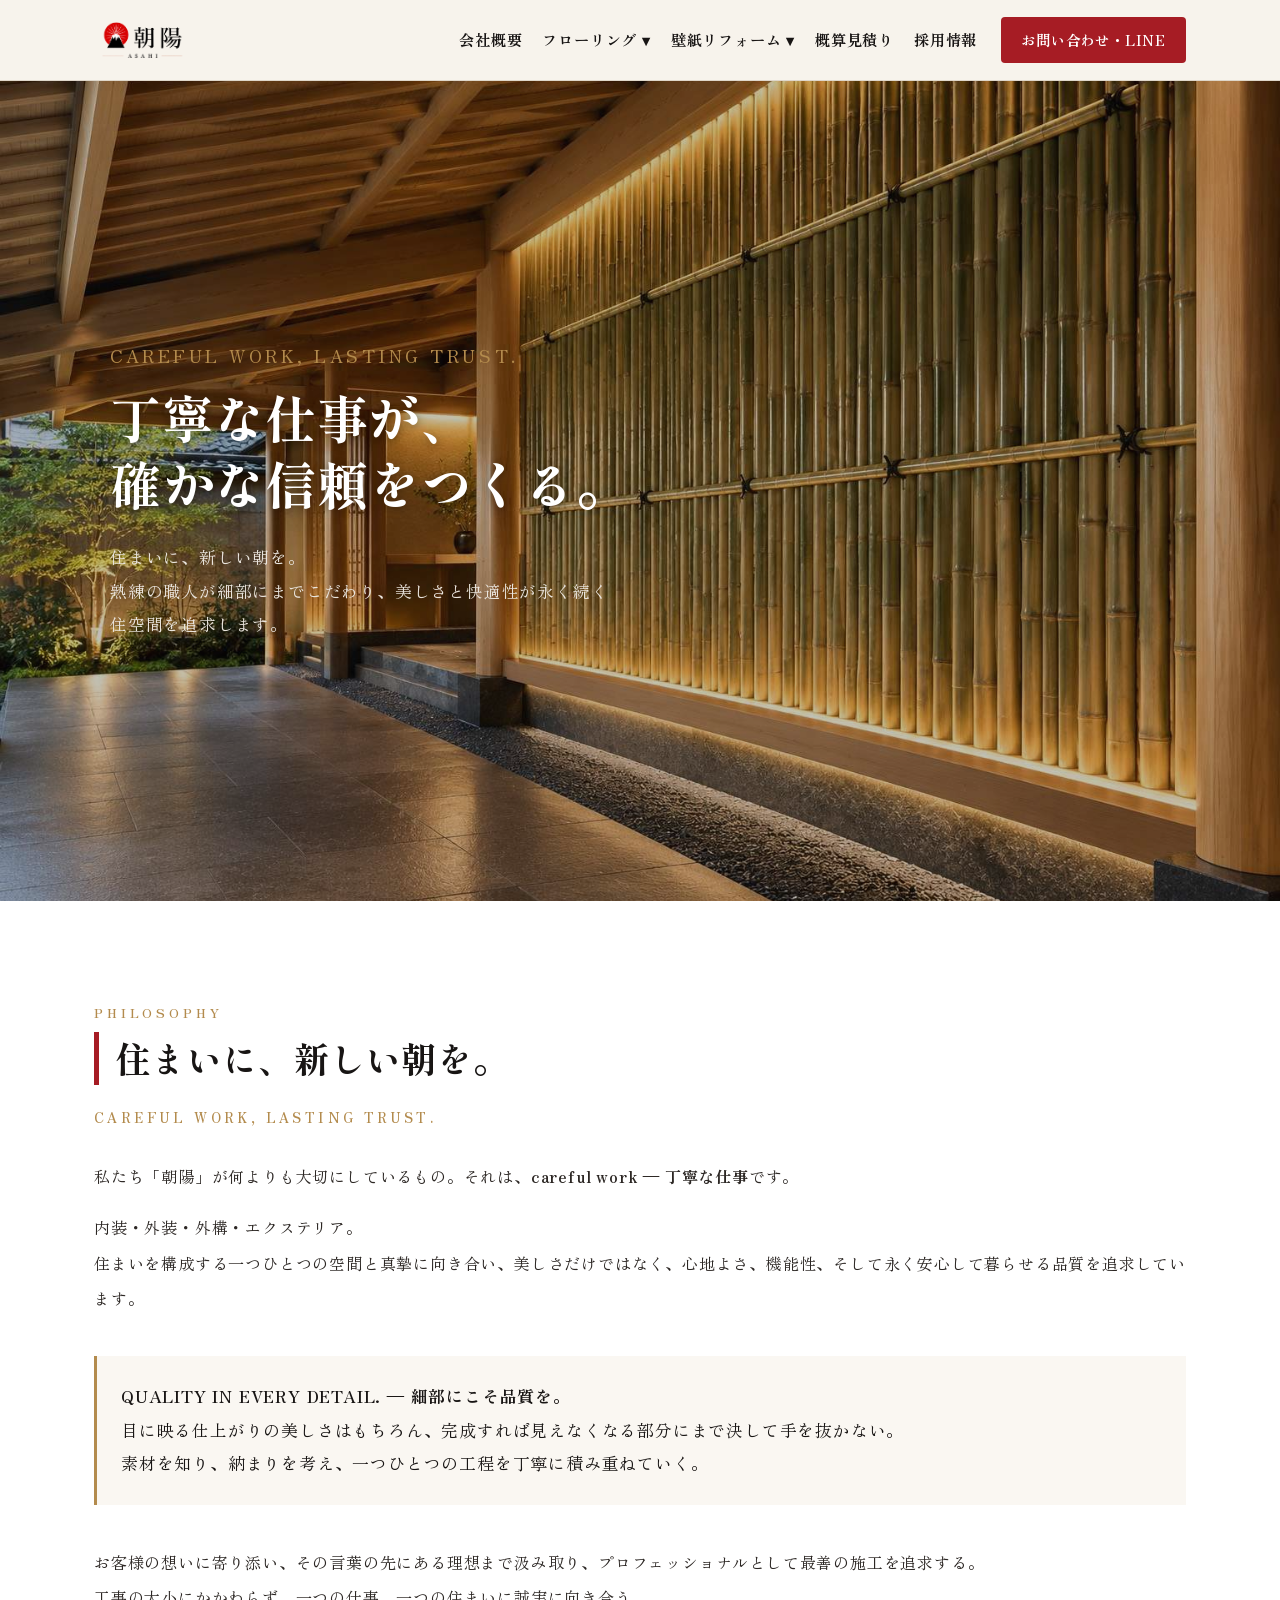
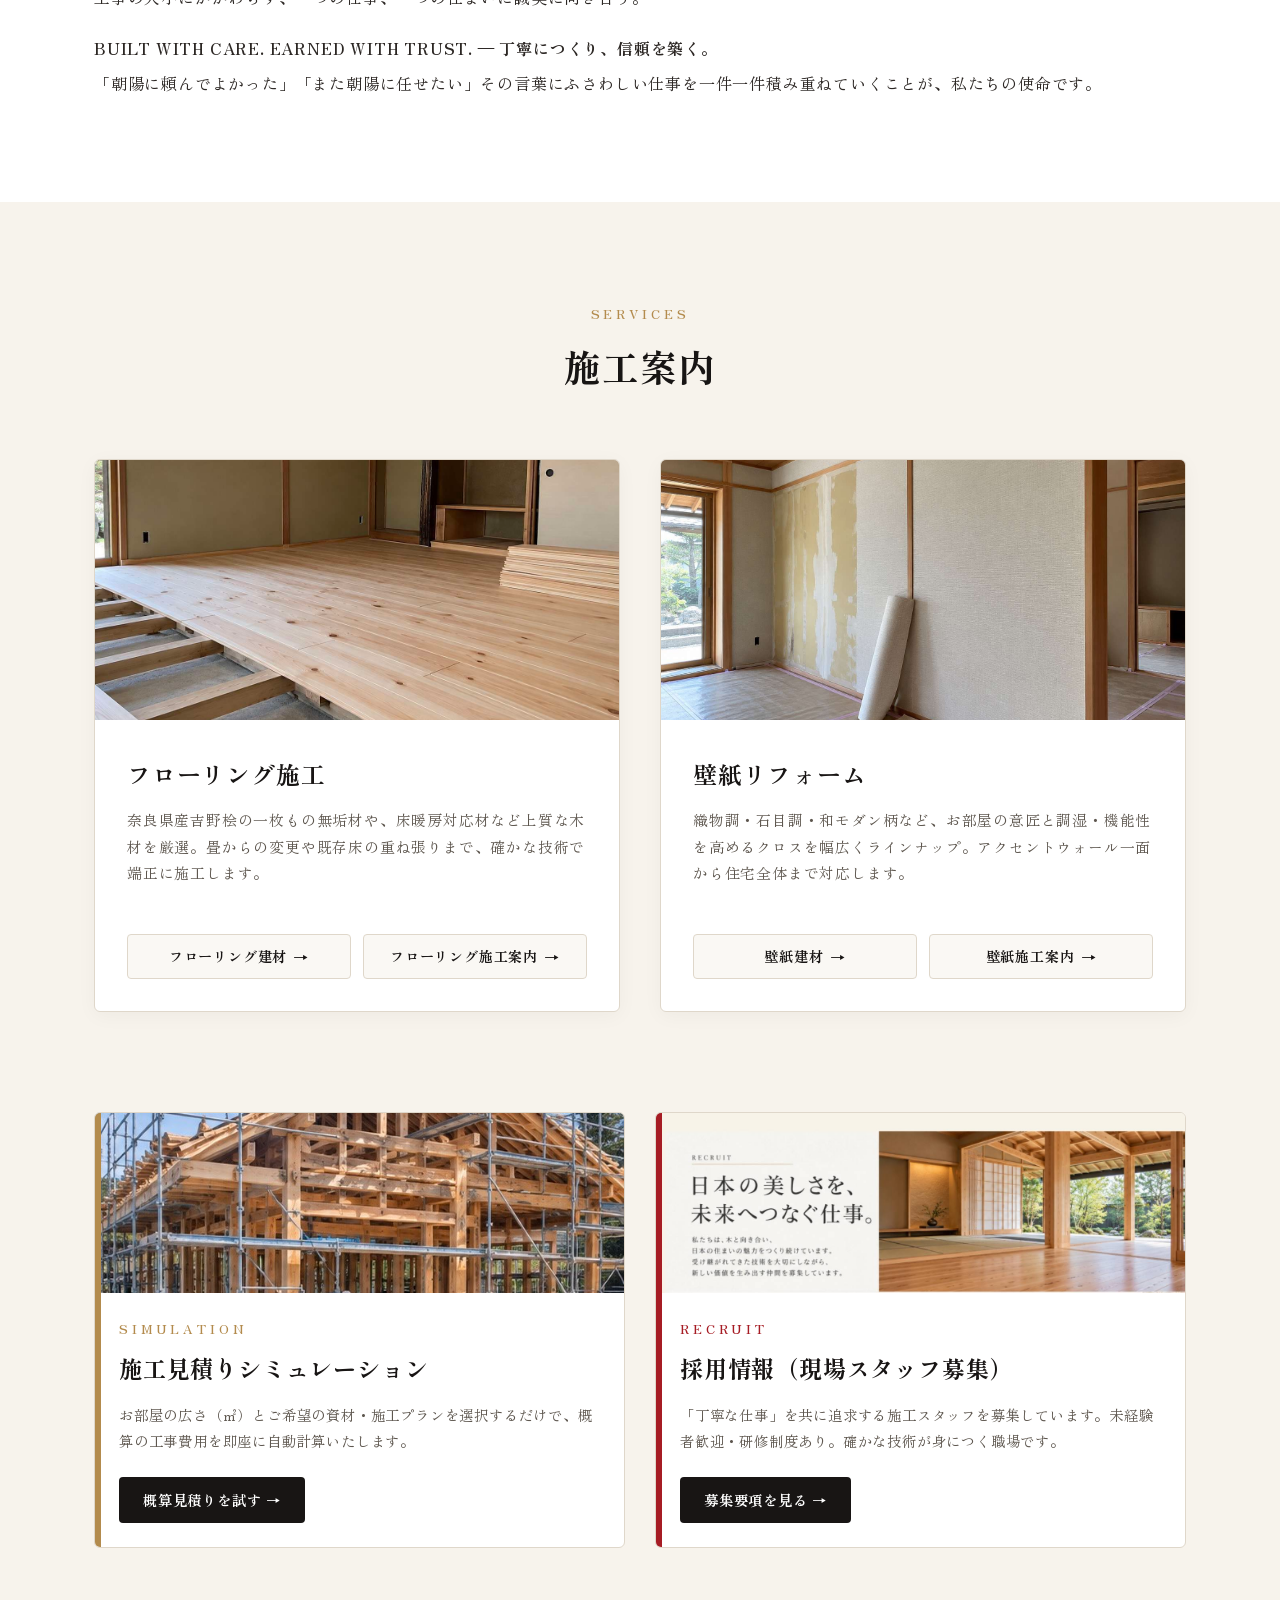
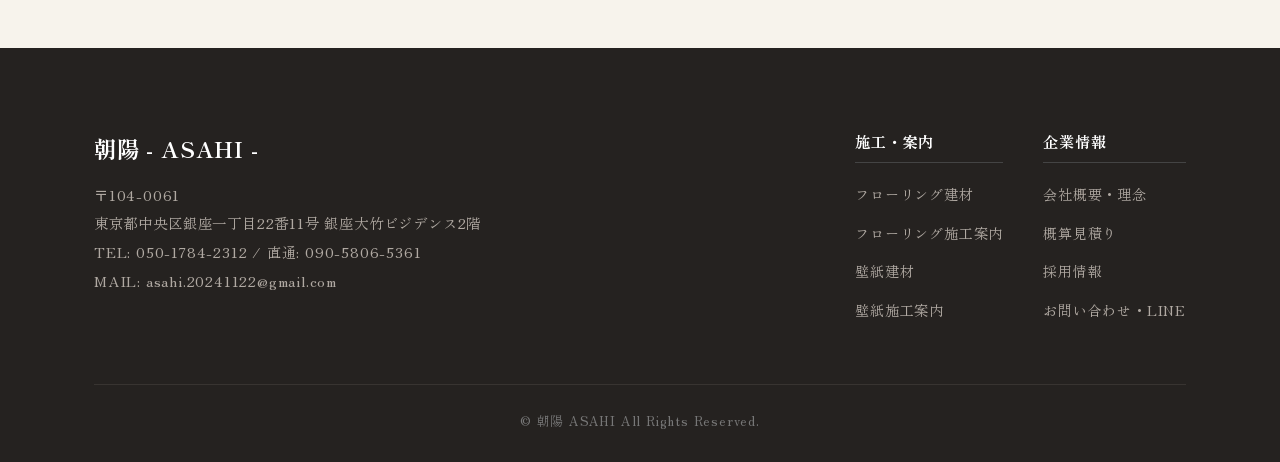
<file: index.html>
<!DOCTYPE html>
<html lang="ja">
<head>
  <meta charset="UTF-8">
  <meta name="viewport" content="width=device-width, initial-scale=1.0">
  <title>朝陽 - ASAHI - 丁寧な仕事が信頼をつくる</title>
  <link rel="preconnect" href="https://fonts.googleapis.com">
  <link rel="preconnect" href="https://fonts.gstatic.com" crossorigin>
  <link href="https://fonts.googleapis.com/css2?family=Shippori+Mincho:wght@400;600;700;800&family=Zen+Old+Mincho:wght@400;700&family=Zen+Kaku+Gothic+New:wght@400;500;700&display=swap" rel="stylesheet">
  <style>
    :root {
      --primary-red: #a61c24;
      --deep-sumi: #181514;
      --charcoal: #2c2724;
      --washi-bg: #f7f3ec;
      --border-wood: #dfd7ca;
      --gold: #b38b4d;
      --text-sub: #5e574f;
    }

    * {
      box-sizing: border-box;
      margin: 0;
      padding: 0;
    }

    body {
      font-family: 'Zen Old Mincho', 'Shippori Mincho', serif;
      background-color: var(--washi-bg);
      color: var(--deep-sumi);
      line-height: 1.8;
      letter-spacing: 0.05em;
      word-break: break-word;
    }

    a {
      text-decoration: none;
      color: inherit;
      transition: all 0.3s ease;
    }

    img {
      max-width: 100%;
      height: auto;
      display: block;
    }

    .container {
      max-width: 1140px;
      margin: 0 auto;
      padding: 0 24px;
    }

    /* 共通ヘッダー（固定表示） */
    header {
      position: sticky;
      top: 0;
      background: rgba(247, 243, 236, 0.95);
      backdrop-filter: blur(8px);
      border-bottom: 1px solid var(--border-wood);
      z-index: 1000;
    }

    .header-inner {
      display: flex;
      justify-content: space-between;
      align-items: center;
      height: 80px;
    }

    .brand-logo-img {
      height: 48px;
      width: auto;
      object-fit: contain;
    }

    /* PCナビゲーション */
    .global-nav {
      display: flex;
      align-items: center;
      gap: 24px;
    }

    .nav-list {
      display: flex;
      list-style: none;
      gap: 20px;
      align-items: center;
    }

    .nav-item {
      position: relative;
    }

    .nav-link {
      font-size: 0.95rem;
      font-weight: 700;
      padding: 10px 0;
      display: inline-block;
      color: var(--deep-sumi);
    }

    .nav-link:hover {
      color: var(--primary-red);
    }

    /* ドロップダウンメニュー */
    .dropdown-menu {
      display: none;
      position: absolute;
      top: 100%;
      left: 0;
      background: #fff;
      border: 1px solid var(--border-wood);
      box-shadow: 0 8px 24px rgba(0, 0, 0, 0.08);
      min-width: 180px;
      list-style: none;
      border-radius: 4px;
      padding: 8px 0;
    }

    .nav-item:hover .dropdown-menu {
      display: block;
    }

    .dropdown-menu a {
      display: block;
      padding: 10px 18px;
      font-size: 0.88rem;
      color: var(--charcoal);
    }

    .dropdown-menu a:hover {
      background: #faf6f0;
      color: var(--primary-red);
    }

    .header-cta-btn {
      background: var(--primary-red);
      color: #fff;
      padding: 10px 20px;
      border-radius: 4px;
      font-weight: 700;
      font-size: 0.9rem;
    }

    .header-cta-btn:hover {
      opacity: 0.9;
    }

    /* ハンバーガーボタン (スマホ用) */
    .menu-toggle {
      display: none;
      background: none;
      border: none;
      font-size: 28px;
      cursor: pointer;
      color: var(--deep-sumi);
    }

    /* 1. ヒーローセクション（全画面大型ビジュアル） */
    .hero-full {
      position: relative;
      height: calc(100vh - 80px);
      min-height: 520px;
      background-color: #111;
      overflow: hidden;
      display: flex;
      align-items: center;
    }

    .hero-bg-img {
      position: absolute;
      top: 0;
      left: 0;
      width: 100%;
      height: 100%;
      object-fit: cover;
      opacity: 0.75;
    }

    .hero-content {
      position: relative;
      z-index: 2;
      color: #fff;
      padding: 0 40px;
      max-width: 1140px;
      margin: 0 auto;
      width: 100%;
    }

    .hero-catch-sub {
      font-size: 1.1rem;
      letter-spacing: 0.2em;
      color: var(--gold);
      margin-bottom: 12px;
      text-transform: uppercase;
    }

    .hero-catch-main {
      font-family: 'Shippori Mincho', serif;
      font-size: 3.2rem;
      font-weight: 800;
      line-height: 1.3;
      margin-bottom: 24px;
      text-shadow: 0 2px 10px rgba(0, 0, 0, 0.4);
    }

    .hero-catch-desc {
      font-size: 1.05rem;
      max-width: 500px;
      line-height: 2;
      color: #eae5de;
    }

    /* 2. 会社理念（Philosophy） */
    .sec-philosophy {
      padding: 100px 0;
      background: #fff;
    }

    .philo-wrapper {
      display: flex;
      gap: 60px;
      align-items: flex-start;
    }

    .philo-lead {
      flex: 1;
    }

    .philo-lead h3 {
      font-size: 2.2rem;
      font-family: 'Shippori Mincho', serif;
      line-height: 1.5;
      color: var(--deep-sumi);
      margin-bottom: 20px;
      border-left: 5px solid var(--primary-red);
      padding-left: 16px;
    }

    .philo-en {
      font-size: 0.85rem;
      letter-spacing: 0.25em;
      color: var(--gold);
      margin-bottom: 30px;
      font-weight: 700;
    }

    .philo-text {
      color: var(--charcoal);
      font-size: 1rem;
      line-height: 2.2;
    }

    .philo-quote {
      margin: 40px 0;
      padding: 24px;
      background: #faf7f2;
      border-left: 3px solid var(--gold);
      font-size: 1.05rem;
      line-height: 2;
      color: var(--deep-sumi);
    }

    /* 3. 施工案内（Services） */
    .sec-services {
      padding: 100px 0;
    }

    .sec-title-box {
      text-align: center;
      margin-bottom: 60px;
    }

    .sec-title-en {
      font-size: 0.8rem;
      letter-spacing: 0.3em;
      color: var(--gold);
      font-weight: 700;
      margin-bottom: 8px;
    }

    .sec-title-ja {
      font-size: 2.3rem;
      font-family: 'Shippori Mincho', serif;
      color: var(--deep-sumi);
    }

    .services-grid {
      display: grid;
      grid-template-columns: 1fr 1fr;
      gap: 40px;
    }

    .service-card {
      background: #fff;
      border: 1px solid var(--border-wood);
      border-radius: 6px;
      overflow: hidden;
      box-shadow: 0 4px 20px rgba(0, 0, 0, 0.04);
      display: flex;
      flex-direction: column;
    }

    .service-card-img {
      height: 260px;
      width: 100%;
      object-fit: cover;
    }

    .service-card-body {
      padding: 32px;
      flex: 1;
      display: flex;
      flex-direction: column;
      justify-content: space-between;
    }

    .service-card-title {
      font-size: 1.5rem;
      margin-bottom: 12px;
      color: var(--deep-sumi);
    }

    .service-card-desc {
      font-size: 0.92rem;
      color: var(--text-sub);
      line-height: 1.8;
      margin-bottom: 24px;
    }

    /* サブリンクボタングループ */
    .sub-link-group {
      display: grid;
      grid-template-columns: 1fr 1fr;
      gap: 12px;
      margin-top: auto;
    }

    .sub-btn {
      display: block;
      text-align: center;
      padding: 12px 14px;
      font-size: 0.88rem;
      font-weight: 700;
      border: 1px solid var(--border-wood);
      border-radius: 4px;
      background: #faf8f4;
      color: var(--deep-sumi);
    }

    .sub-btn:hover {
      background: var(--primary-red);
      color: #fff;
      border-color: var(--primary-red);
    }

    /* 4. 見積もり＆採用バナーグリッド */
    .sec-sub-banner {
      padding-bottom: 100px;
    }

    .banner-grid {
      display: grid;
      grid-template-columns: 1fr 1fr;
      gap: 30px;
    }

    .feature-banner-box {
      background: #fff;
      border: 1px solid var(--border-wood);
      border-radius: 6px;
      padding: 40px;
      position: relative;
      display: flex;
      flex-direction: column;
      justify-content: space-between;
      overflow: hidden;
    }

    .feature-banner-box::before {
      content: "";
      position: absolute;
      top: 0;
      left: 0;
      width: 6px;
      height: 100%;
      background: var(--gold);
    }

    .feature-banner-box.recruit::before {
      background: var(--primary-red);
    }

    .banner-title {
      font-size: 1.45rem;
      font-family: 'Shippori Mincho', serif;
      margin-bottom: 12px;
    }

    .banner-desc {
      font-size: 0.9rem;
      color: var(--text-sub);
      line-height: 1.8;
      margin-bottom: 24px;
    }

    .banner-action-btn {
      display: inline-block;
      align-self: flex-start;
      padding: 10px 24px;
      background: var(--deep-sumi);
      color: #fff;
      font-size: 0.9rem;
      font-weight: 700;
      border-radius: 4px;
    }

    .banner-action-btn:hover {
      background: var(--primary-red);
    }

    /* 共通フッター */
    footer {
      background: #252220;
      color: #eae5de;
      padding: 80px 0 30px;
    }

    .footer-inner {
      display: flex;
      justify-content: space-between;
      flex-wrap: wrap;
      gap: 40px;
      margin-bottom: 50px;
    }

    .footer-brand h4 {
      font-size: 1.4rem;
      color: #fff;
      margin-bottom: 12px;
      font-family: 'Shippori Mincho', serif;
    }

    .footer-address {
      font-style: normal;
      font-size: 0.9rem;
      line-height: 2;
      color: #b0a9a2;
    }

    .footer-nav {
      display: flex;
      gap: 40px;
    }

    .footer-nav-col h5 {
      color: #fff;
      font-size: 0.95rem;
      margin-bottom: 16px;
      border-bottom: 1px solid #444;
      padding-bottom: 6px;
    }

    .footer-nav-col ul {
      list-style: none;
    }

    .footer-nav-col li {
      margin-bottom: 10px;
    }

    .footer-nav-col a {
      font-size: 0.88rem;
      color: #b0a9a2;
    }

    .footer-nav-col a:hover {
      color: #fff;
    }

    .copyright {
      text-align: center;
      font-size: 0.8rem;
      color: #777;
      border-top: 1px solid #383431;
      padding-top: 24px;
    }

    /* モバイルレスポンシブ */
    @media (max-width: 900px) {
      .menu-toggle {
        display: block;
      }

      .global-nav {
        display: none;
        position: absolute;
        top: 80px;
        left: 0;
        width: 100%;
        background: #fff;
        border-bottom: 1px solid var(--border-wood);
        flex-direction: column;
        padding: 20px;
      }

      .global-nav.active {
        display: flex;
      }

      .nav-list {
        flex-direction: column;
        width: 100%;
        gap: 0;
      }

      .nav-item {
        width: 100%;
        border-bottom: 1px solid #eee;
      }

      .dropdown-menu {
        position: static;
        box-shadow: none;
        border: none;
        background: #faf8f4;
        display: block;
        padding-left: 20px;
      }

      .hero-catch-main {
        font-size: 2.2rem;
      }

      .philo-wrapper {
        flex-direction: column;
        gap: 30px;
      }

      .services-grid, .banner-grid {
        grid-template-columns: 1fr;
      }
    }

/* ===================================================
       施工案内カード ボタン（PC/スマホ完全対応）
       =================================================== */
    .service-btn-grid {
      display: grid !important;
      grid-template-columns: 1fr 1fr !important;
      gap: 12px !important;
      width: 100% !important;
      margin-top: 24px !important;
    }

    /* PC版：枠線付きの綺麗な横並びボタン */
    .service-split-btn {
      display: flex !important;
      align-items: center !important;
      justify-content: center !important;
      gap: 6px !important;
      background: #faf8f4 !important;
      border: 1px solid var(--border-wood) !important;
      border-radius: 4px !important;
      padding: 12px 14px !important;
      text-decoration: none !important;
      color: var(--deep-sumi) !important;
      font-size: 0.88rem !important;
      font-weight: 700 !important;
      box-sizing: border-box !important;
      transition: all 0.2s ease !important;
    }

    .service-split-btn:hover {
      background: var(--primary-red) !important;
      color: #fff !important;
      border-color: var(--primary-red) !important;
    }

    .service-split-btn .btn-text {
      display: inline-block;
      line-height: 1.3;
    }

    .service-split-btn .btn-arrow {
      display: inline-block;
      line-height: 1;
      font-size: 0.95rem;
    }

    /* スマホ版（600px以下）：文字の下に矢印を揃えて配置 */
    @media (max-width: 600px) {
      .service-btn-grid {
        gap: 8px !important;
      }

      .service-split-btn {
        flex-direction: column !important;
        justify-content: space-between !important;
        align-items: center !important;
        padding: 12px 6px 10px !important;
        min-height: 96px !important;
        text-align: center !important;
      }

      .service-split-btn .btn-text {
        font-size: 0.82rem !important;
        line-height: 1.4 !important;
      }

      .service-split-btn .btn-arrow {
        margin-top: auto !important;
        padding-top: 4px;
        font-size: 1.05rem !important;
      }
    }

/* スマホ表示時のセクション間・カード下の余白最適化 */
    @media (max-width: 900px) {
      .sec-services {
        padding: 50px 0 30px !important; /* 上下の巨大な余白を縮小（下が100px→30pxに） */
      }

      .services-grid {
        gap: 24px !important; /* フローリングと壁紙カード同士の隙間も適正化 */
      }

      .sec-sub-banner {
        padding-top: 10px !important;
        padding-bottom: 50px !important;
      }
    }
  </style>
</head>
<body>

  <!-- ================= ヘッダー ================= -->
  <header>
    <div class="container header-inner">
      <!-- ブランドロゴ -->
      <a href="index.html" class="brand-logo-wrap">
        <img src="image/home/logo.png" alt="朝陽 ASAHI" class="brand-logo-img" onerror="this.style.display='none'; this.nextElementSibling.style.display='block';">
        <span class="brand-logo-fallback" style="display: none; font-family: 'Shippori Mincho', serif; font-size: 1.8rem; font-weight: 800; color: var(--deep-sumi); letter-spacing: 0.1em;">朝陽</span>
      </a>

      <!-- モバイルメニュー開閉ボタン -->
      <button class="menu-toggle" id="menuToggle" aria-label="メニュー開閉">☰</button>

      <!-- グローバルナビゲーション -->
      <nav class="global-nav" id="globalNav">
        <ul class="nav-list">
          <li class="nav-item">
            <a href="about.html" class="nav-link">会社概要</a>
          </li>
          
          <!-- フローリング ドロップダウン -->
          <li class="nav-item">
            <a href="flooring/materials.html" class="nav-link">フローリング ▾</a>
            <ul class="dropdown-menu">
              <li><a href="flooring/materials.html">フローリング建材</a></li>
              <li><a href="flooring/service.html">フローリング施工案内</a></li>
            </ul>
          </li>

          <!-- 壁紙リフォーム ドロップダウン -->
          <li class="nav-item">
            <a href="wallpaper/materials.html" class="nav-link">壁紙リフォーム ▾</a>
            <ul class="dropdown-menu">
              <li><a href="wallpaper/materials.html">壁紙建材</a></li>
              <li><a href="wallpaper/service.html">壁紙施工案内</a></li>
            </ul>
          </li>

          <li class="nav-item">
            <a href="estimate.html" class="nav-link">概算見積り</a>
          </li>
          <li class="nav-item">
            <a href="recruit.html" class="nav-link">採用情報</a>
          </li>
        </ul>

        <a href="contact.html" class="header-cta-btn">お問い合わせ・LINE</a>
      </nav>
    </div>
  </header>

  <!-- ================= 1. ヒーローセクション（ファーストビュー全画面表示） ================= -->
  <section class="hero-full">
    <!-- メイン背景写真 -->
    <img src="image/home/hero.jpg" alt="施工現場と職人たち" class="hero-bg-img">
    
    <div class="hero-content">
      <p class="hero-catch-sub">Careful Work, Lasting Trust.</p>
      <h1 class="hero-catch-main">丁寧な仕事が、<br>確かな信頼をつくる。</h1>
      <p class="hero-catch-desc">
        住まいに、新しい朝を。<br>
        熟練の職人が細部にまでこだわり、美しさと快適性が永く続く住空間を追求します。
      </p>
    </div>
  </section>

  <!-- ================= 2. 会社理念（Philosophy） ================= -->
  <section class="sec-philosophy">
    <div class="container">
      <div class="philo-wrapper">
        <div class="philo-lead">
          <p class="sec-title-en">PHILOSOPHY</p>
          <h3>住まいに、新しい朝を。</h3>
          <p class="philo-en">CAREFUL WORK, LASTING TRUST.</p>
          
          <div class="philo-text">
            <p>私たち「朝陽」が何よりも大切にしているもの。それは、<strong>careful work ― 丁寧な仕事</strong>です。</p>
            <p style="margin-top: 16px;">
              内装・外装・外構・エクステリア。<br>
              住まいを構成する一つひとつの空間と真摯に向き合い、美しさだけではなく、心地よさ、機能性、そして永く安心して暮らせる品質を追求しています。
            </p>
          </div>

          <div class="philo-quote">
            <strong>QUALITY IN EVERY DETAIL. ― 細部にこそ品質を。</strong><br>
            目に映る仕上がりの美しさはもちろん、完成すれば見えなくなる部分にまで決して手を抜かない。<br>
            素材を知り、納まりを考え、一つひとつの工程を丁寧に積み重ねていく。
          </div>

          <div class="philo-text">
            <p>
              お客様の想いに寄り添い、その言葉の先にある理想まで汲み取り、プロフェッショナルとして最善の施工を追求する。<br>
              工事の大小にかかわらず、一つの仕事、一つの住まいに誠実に向き合う。
            </p>
            <p style="margin-top: 16px;">
              <strong>BUILT WITH CARE. EARNED WITH TRUST. ― 丁寧につくり、信頼を築く。</strong><br>
              「朝陽に頼んでよかった」「また朝陽に任せたい」その言葉にふさわしい仕事を一件一件積み重ねていくことが、私たちの使命です。
            </p>
          </div>
        </div>
      </div>
    </div>
  </section>

  <!-- ================= 3. 施工案内（Services） ================= -->
  <section class="sec-services">
    <div class="container">
      <div class="sec-title-box">
        <p class="sec-title-en">SERVICES</p>
        <h2 class="sec-title-ja">施工案内</h2>
      </div>

      <div class="services-grid">
        <!-- フローリング -->
        <article class="service-card">
          <img src="image/home/flooring.jpg" alt="フローリング施工" class="service-card-img">
          <div class="service-card-body">
            <div>
              <h3 class="service-card-title">フローリング施工</h3>
              <p class="service-card-desc">
                奈良県産吉野桧の一枚もの無垢材や、床暖房対応材など上質な木材を厳選。畳からの変更や既存床の重ね張りまで、確かな技術で端正に施工します。
              </p>
            </div>
            <!-- 下層ページへのタブ切替導線 -->
          <div class="service-btn-grid">
          <a href="flooring/materials.html" class="service-split-btn">
            <span class="btn-text">フローリング建材</span>
            <span class="btn-arrow">→</span>
          </a>
          <a href="flooring/service.html" class="service-split-btn">
            <span class="btn-text">フローリング施工案内</span>
            <span class="btn-arrow">→</span>
          </a>
        </div>
          </div>
        </article>

        <!-- 壁紙リフォーム -->
        <article class="service-card">
          <img src="image/home/wallpaper.jpg" alt="壁紙・クロス施工" class="service-card-img">
          <div class="service-card-body">
            <div>
              <h3 class="service-card-title">壁紙リフォーム</h3>
              <p class="service-card-desc">
                織物調・石目調・和モダン柄など、お部屋の意匠と調湿・機能性を高めるクロスを幅広くラインナップ。アクセントウォール一面から住宅全体まで対応します。
              </p>
            </div>
            <!-- 下層ページへのタブ切替導線 -->
            <div class="service-btn-grid">
          <a href="wallpaper/materials.html" class="service-split-btn">
            <span class="btn-text">壁紙建材</span>
            <span class="btn-arrow">→</span>
          </a>
          <a href="wallpaper/service.html" class="service-split-btn">
            <span class="btn-text">壁紙施工案内</span>
            <span class="btn-arrow">→</span>
          </a>
        </div>
          </div>
        </article>
      </div>
    </div>
  </section>

<!-- ================= 4. 概算見積り・採用情報バナー ================= -->
  <section class="sec-sub-banner">
    <div class="container">
      <div class="banner-grid">
        <!-- 施工見積りカード -->
        <article class="feature-banner-box" style="padding: 0 !important; overflow: hidden; background: #fff; border: 1px solid var(--border-wood); border-radius: 6px; display: flex; flex-direction: column;">
          <div class="banner-img-wrap" style="width: 100%; height: 180px !important; overflow: hidden; background-color: #faf6f0;">
            <img src="image/home/mitsumori.jpg" alt="施工見積りシミュレーション" class="banner-photo" style="width: 100% !important; height: 100% !important; object-fit: cover !important; object-position: center !important; display: block;">
          </div>
          <div class="banner-content" style="padding: 24px; display: flex; flex-direction: column; flex: 1;">
            <p class="sec-title-en">SIMULATION</p>
            <h3 class="banner-title">施工見積りシミュレーション</h3>
            <p class="banner-desc">
              お部屋の広さ（㎡）とご希望の資材・施工プランを選択するだけで、概算の工事費用を即座に自動計算いたします。
            </p>
            <a href="estimate.html" class="banner-action-btn">概算見積りを試す →</a>
          </div>
        </article>

        <!-- 採用情報カード -->
        <article class="feature-banner-box recruit" style="padding: 0 !important; overflow: hidden; background: #fff; border: 1px solid var(--border-wood); border-radius: 6px; display: flex; flex-direction: column;">
          <div class="banner-img-wrap" style="width: 100%; height: 180px !important; overflow: hidden; background-color: #faf6f0;">
            <img src="image/home/saiyou.jpg" alt="採用情報" class="banner-photo" style="width: 100% !important; height: 100% !important; object-fit: cover !important; object-position: center !important; display: block;">
          </div>
          <div class="banner-content" style="padding: 24px; display: flex; flex-direction: column; flex: 1;">
            <p class="sec-title-en" style="color: var(--primary-red);">RECRUIT</p>
            <h3 class="banner-title">採用情報（現場スタッフ募集）</h3>
            <p class="banner-desc">
              「丁寧な仕事」を共に追求する施工スタッフを募集しています。未経験者歓迎・研修制度あり。確かな技術が身につく職場です。
            </p>
            <a href="recruit.html" class="banner-action-btn">募集要項を見る →</a>
          </div>
        </article>
      </div>
    </div>
  </section>
  <!-- ================= フッター ================= -->
  <footer>
    <div class="container">
      <div class="footer-inner">
        <div class="footer-brand">
          <h4>朝陽 - ASAHI -</h4>
          <address class="footer-address">
            〒104-0061<br>
            東京都中央区銀座一丁目22番11号 銀座大竹ビジデンス2階<br>
            TEL: 050-1784-2312 / 直通: 090-5806-5361<br>
            MAIL: asahi.20241122@gmail.com
          </address>
        </div>

        <div class="footer-nav">
          <div class="footer-nav-col">
            <h5>施工・案内</h5>
            <ul>
              <li><a href="flooring/materials.html">フローリング建材</a></li>
              <li><a href="flooring/service.html">フローリング施工案内</a></li>
              <li><a href="wallpaper/materials.html">壁紙建材</a></li>
              <li><a href="wallpaper/service.html">壁紙施工案内</a></li>
            </ul>
          </div>
          <div class="footer-nav-col">
            <h5>企業情報</h5>
            <ul>
              <li><a href="about.html">会社概要・理念</a></li>
              <li><a href="estimate.html">概算見積り</a></li>
              <li><a href="recruit.html">採用情報</a></li>
              <li><a href="contact.html">お問い合わせ・LINE</a></li>
            </ul>
          </div>
        </div>
      </div>
      <p class="copyright">&copy; 朝陽 ASAHI All Rights Reserved.</p>
    </div>
  </footer>

  <script>
    // モバイルメニューのトグル動作
    const toggleBtn = document.getElementById('menuToggle');
    const globalNav = document.getElementById('globalNav');

    toggleBtn.addEventListener('click', () => {
      globalNav.classList.toggle('active');
    });
  </script>
</body>
</html>
</file>
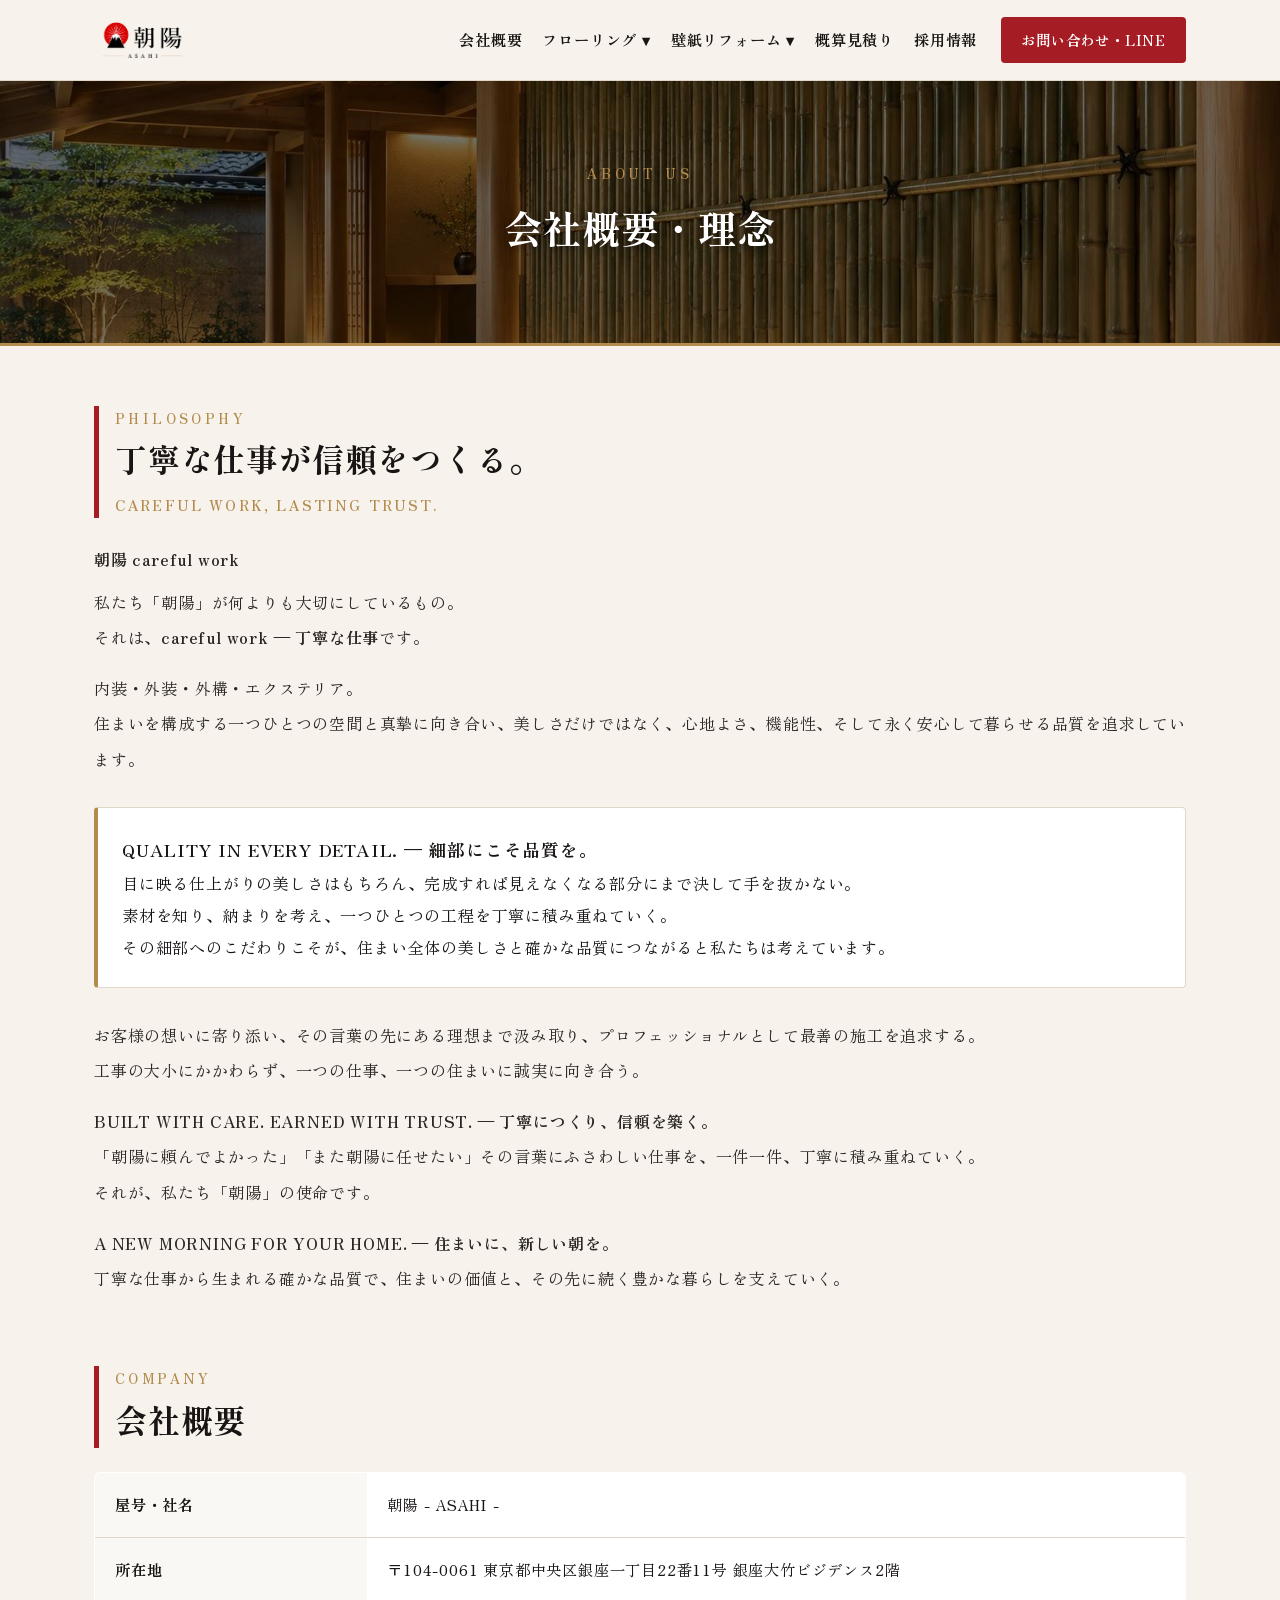
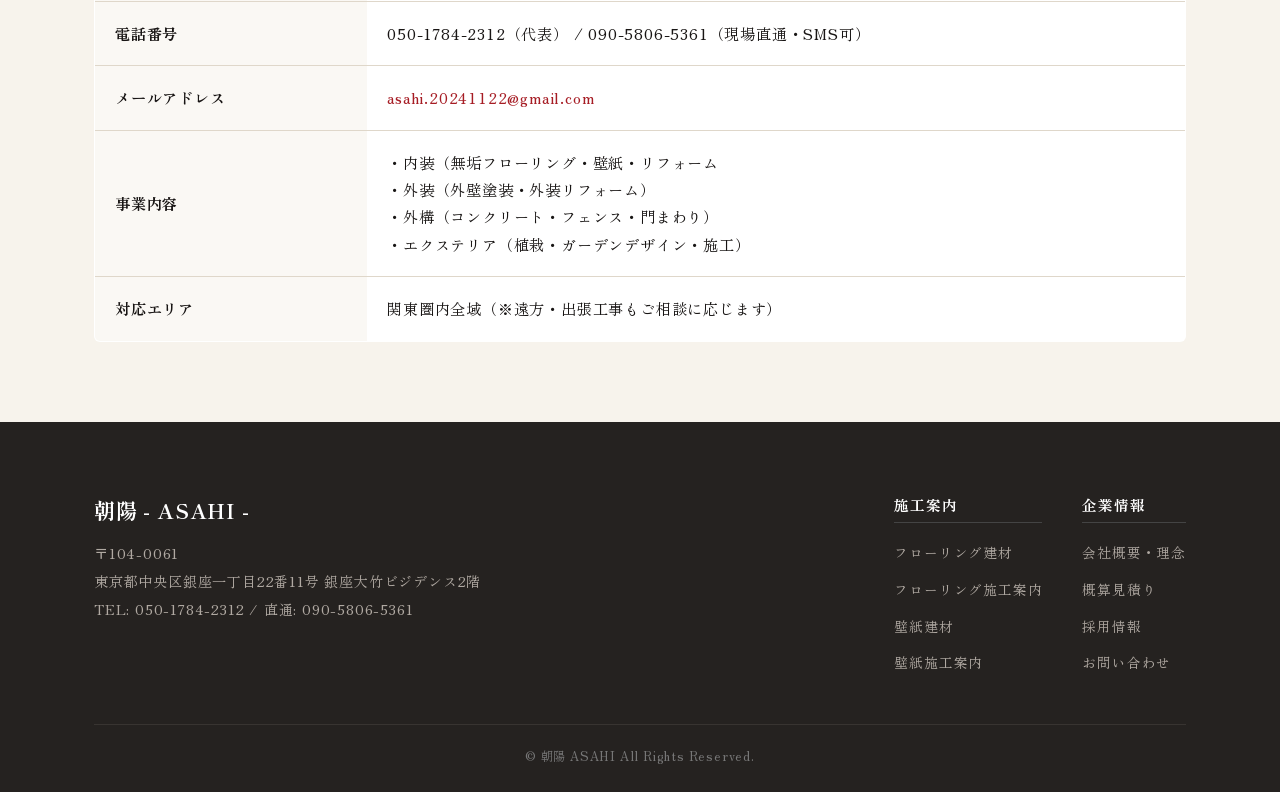
<file: about.html>
<!DOCTYPE html>
<html lang="ja">
<head>
  <meta charset="UTF-8">
  <meta name="viewport" content="width=device-width, initial-scale=1.0">
  <title>会社概要・理念 | 朝陽 - ASAHI</title>
  <link rel="stylesheet" href="css/style.css">
  <link href="https://fonts.googleapis.com/css2?family=Shippori+Mincho:wght@400;600;700;800&family=Zen+Old+Mincho:wght@400;700&display=swap" rel="stylesheet">
</head>
<body>

  <!-- ヘッダー（ルート階層用） -->
  <header>
    <div class="container header-inner">
      <a href="index.html">
        <img src="image/home/logo.png" alt="朝陽 ASAHI" class="brand-logo-img" onerror="this.src='data:image/svg+xml;utf8,<svg xmlns=\'http://www.w3.org/2000/svg\' width=\'120\' height=\'48\'><text x=\'10\' y=\'32\' font-size=\'24\' font-family=\'serif\' fill=\'%23181514\'>朝陽</text></svg>'">
      </a>
      <button class="menu-toggle" id="menuToggle" aria-label="メニュー開閉">☰</button>
      <nav class="global-nav" id="globalNav">
        <ul class="nav-list">
          <li class="nav-item"><a href="about.html" class="nav-link">会社概要</a></li>
          <li class="nav-item">
            <a href="flooring/materials.html" class="nav-link">フローリング ▾</a>
            <ul class="dropdown-menu">
              <li><a href="flooring/materials.html">フローリング建材</a></li>
              <li><a href="flooring/service.html">フローリング施工案内</a></li>
            </ul>
          </li>
          <li class="nav-item">
            <a href="wallpaper/materials.html" class="nav-link">壁紙リフォーム ▾</a>
            <ul class="dropdown-menu">
              <li><a href="wallpaper/materials.html">壁紙建材</a></li>
              <li><a href="wallpaper/service.html">壁紙施工案内</a></li>
            </ul>
          </li>
          <li class="nav-item"><a href="estimate.html" class="nav-link">概算見積り</a></li>
          <li class="nav-item"><a href="recruit.html" class="nav-link">採用情報</a></li>
        </ul>
        <a href="contact.html" class="header-cta-btn">お問い合わせ・LINE</a>
      </nav>
    </div>
  </header>

 <!-- ページ見出しバナー -->
  <div class="page-header-banner" style="background-image: url('image/home/hero.jpg');">
    <div class="container">
      <p class="page-header-sub">ABOUT US</p>
      <h1 class="page-header-title">会社概要・理念</h1>
    </div>
  </div>

  <main class="container" style="padding-top: 60px;">
    <!-- 会社理念セクション -->
    <section style="margin-bottom: 70px;">
      <div style="border-left: 5px solid var(--primary-red); padding-left: 16px; margin-bottom: 24px;">
        <p style="font-size: 0.85rem; letter-spacing: 0.25em; color: var(--gold); font-weight: 700;">PHILOSOPHY</p>
        <h2 style="font-size: 2rem; font-family: 'Shippori Mincho', serif; color: var(--deep-sumi);">
          丁寧な仕事が信頼をつくる。
        </h2>
        <p style="font-size: 0.9rem; color: var(--gold); letter-spacing: 0.15em; font-weight: 700; margin-top: 4px;">
          CAREFUL WORK, LASTING TRUST.
        </p>
      </div>

      <div style="font-size: 1rem; line-height: 2.2; color: var(--charcoal); margin-bottom: 30px;">
        <p><strong>朝陽 careful work</strong></p>
        <p style="margin-top: 8px;">
          私たち「朝陽」が何よりも大切にしているもの。<br>
          それは、<strong>careful work ― 丁寧な仕事</strong>です。
        </p>
        <p style="margin-top: 16px;">
          内装・外装・外構・エクステリア。<br>
          住まいを構成する一つひとつの空間と真摯に向き合い、美しさだけではなく、心地よさ、機能性、そして永く安心して暮らせる品質を追求しています。
        </p>
      </div>

      <div style="background: #fff; border: 1px solid var(--border-wood); border-left: 4px solid var(--gold); padding: 24px; border-radius: 4px; line-height: 2; margin-bottom: 30px;">
        <strong style="color: var(--deep-sumi); font-size: 1.1rem;">QUALITY IN EVERY DETAIL. ― 細部にこそ品質を。</strong><br>
        目に映る仕上がりの美しさはもちろん、完成すれば見えなくなる部分にまで決して手を抜かない。<br>
        素材を知り、納まりを考え、一つひとつの工程を丁寧に積み重ねていく。<br>
        その細部へのこだわりこそが、住まい全体の美しさと確かな品質につながると私たちは考えています。
      </div>

      <div style="font-size: 1rem; line-height: 2.2; color: var(--charcoal);">
        <p>
          お客様の想いに寄り添い、その言葉の先にある理想まで汲み取り、プロフェッショナルとして最善の施工を追求する。<br>
          工事の大小にかかわらず、一つの仕事、一つの住まいに誠実に向き合う。
        </p>
        <p style="margin-top: 16px;">
          <strong>BUILT WITH CARE. EARNED WITH TRUST. ― 丁寧につくり、信頼を築く。</strong><br>
          「朝陽に頼んでよかった」「また朝陽に任せたい」その言葉にふさわしい仕事を、一件一件、丁寧に積み重ねていく。<br>
          それが、私たち「朝陽」の使命です。
        </p>
        <p style="margin-top: 16px;">
          <strong>A NEW MORNING FOR YOUR HOME. ― 住まいに、新しい朝を。</strong><br>
          丁寧な仕事から生まれる確かな品質で、住まいの価値と、その先に続く豊かな暮らしを支えていく。
        </p>
      </div>
    </section>

    <!-- 会社概要テーブル -->
    <section>
      <div style="border-left: 5px solid var(--primary-red); padding-left: 16px; margin-bottom: 24px;">
        <p style="font-size: 0.85rem; letter-spacing: 0.25em; color: var(--gold); font-weight: 700;">COMPANY</p>
        <h2 style="font-size: 2rem; font-family: 'Shippori Mincho', serif; color: var(--deep-sumi);">会社概要</h2>
      </div>

      <table style="width: 100%; border-collapse: collapse; background: #fff; border: 1px solid var(--border-wood); border-radius: 6px; overflow: hidden; font-size: 0.95rem;">
        <tbody>
          <tr style="border-bottom: 1px solid var(--border-wood);">
            <th style="width: 25%; padding: 18px 20px; text-align: left; background: #faf8f4; color: var(--deep-sumi); font-weight: 700;">屋号・社名</th>
            <td style="padding: 18px 20px;">朝陽 - ASAHI -</td>
          </tr>
          <tr style="border-bottom: 1px solid var(--border-wood);">
            <th style="padding: 18px 20px; text-align: left; background: #faf8f4; color: var(--deep-sumi); font-weight: 700;">所在地</th>
            <td style="padding: 18px 20px;">〒104-0061 東京都中央区銀座一丁目22番11号 銀座大竹ビジデンス2階</td>
          </tr>
          <tr style="border-bottom: 1px solid var(--border-wood);">
            <th style="padding: 18px 20px; text-align: left; background: #faf8f4; color: var(--deep-sumi); font-weight: 700;">電話番号</th>
            <td style="padding: 18px 20px;">050-1784-2312（代表） / 090-5806-5361（現場直通・SMS可）</td>
          </tr>
          <tr style="border-bottom: 1px solid var(--border-wood);">
            <th style="padding: 18px 20px; text-align: left; background: #faf8f4; color: var(--deep-sumi); font-weight: 700;">メールアドレス</th>
            <td style="padding: 18px 20px;"><a href="mailto:asahi.20241122@gmail.com" style="color: var(--primary-red);">asahi.20241122@gmail.com</a></td>
          </tr>
          <tr style="border-bottom: 1px solid var(--border-wood);">
            <th style="padding: 18px 20px; text-align: left; background: #faf8f4; color: var(--deep-sumi); font-weight: 700;">事業内容</th>
            <td style="padding: 18px 20px; line-height: 1.8;">
              ・内装（無垢フローリング・壁紙・リフォーム<br>
              ・外装（外壁塗装・外装リフォーム）<br>
              ・外構（コンクリート・フェンス・門まわり）<br>
              ・エクステリア（植栽・ガーデンデザイン・施工）
            </td>
          </tr>
          <tr>
            <th style="padding: 18px 20px; text-align: left; background: #faf8f4; color: var(--deep-sumi); font-weight: 700;">対応エリア</th>
            <td style="padding: 18px 20px;">関東圏内全域（※遠方・出張工事もご相談に応じます）</td>
          </tr>
        </tbody>
      </table>
    </section>
  </main>

  <!-- フッター -->
  <footer>
    <div class="container">
      <div class="footer-inner">
        <div class="footer-brand">
          <h4>朝陽 - ASAHI -</h4>
          <address class="footer-address">
             〒104-0061<br>
            東京都中央区銀座一丁目22番11号 銀座大竹ビジデンス2階<br>
            TEL: 050-1784-2312 / 直通: 090-5806-5361
          </address>
        </div>
        <div class="footer-nav">
          <div class="footer-nav-col">
            <h5>施工案内</h5>
            <ul>
              <li><a href="flooring/materials.html">フローリング建材</a></li>
              <li><a href="flooring/service.html">フローリング施工案内</a></li>
              <li><a href="wallpaper/materials.html">壁紙建材</a></li>
              <li><a href="wallpaper/service.html">壁紙施工案内</a></li>
            </ul>
          </div>
          <div class="footer-nav-col">
            <h5>企業情報</h5>
            <ul>
              <li><a href="about.html">会社概要・理念</a></li>
              <li><a href="estimate.html">概算見積り</a></li>
              <li><a href="recruit.html">採用情報</a></li>
              <li><a href="contact.html">お問い合わせ</a></li>
            </ul>
          </div>
        </div>
      </div>
      <p class="copyright">&copy; 朝陽 ASAHI All Rights Reserved.</p>
    </div>
  </footer>

  <script src="js/main.js"></script>
</body>
</html>
</file>
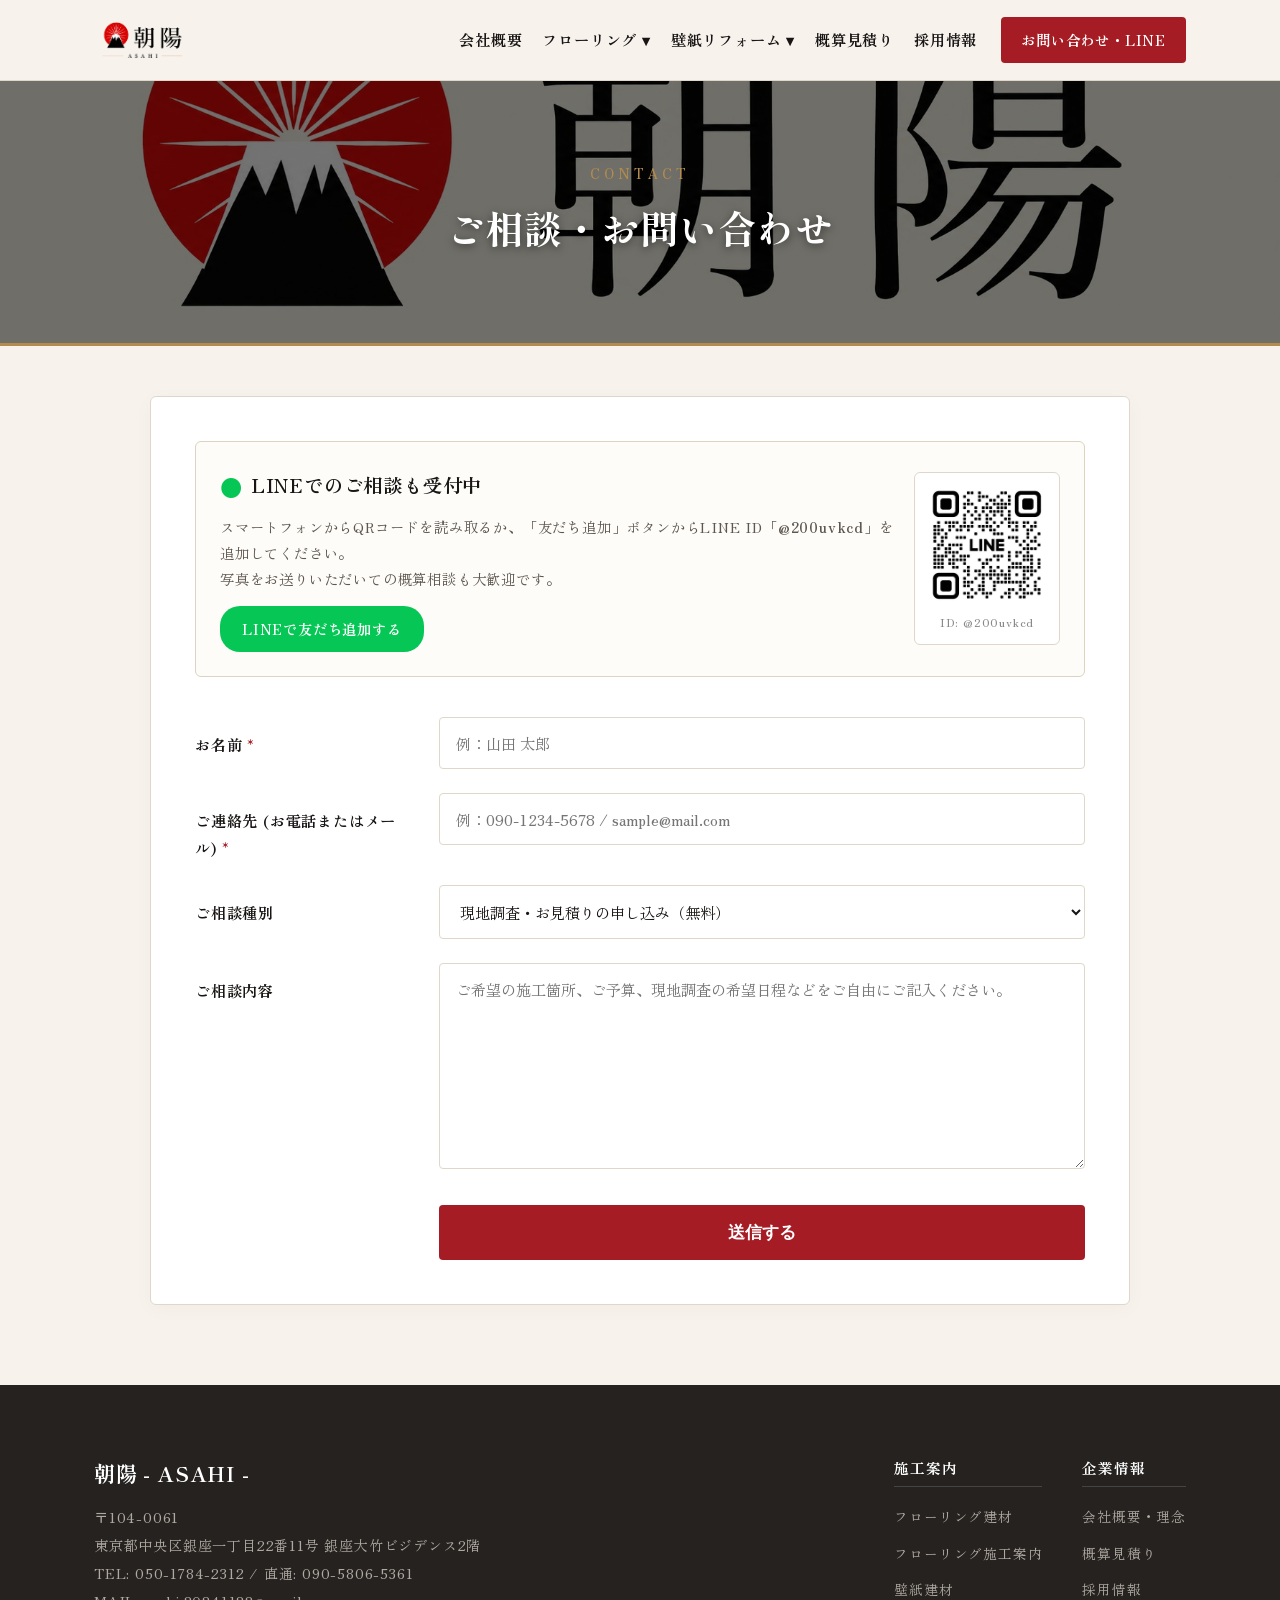
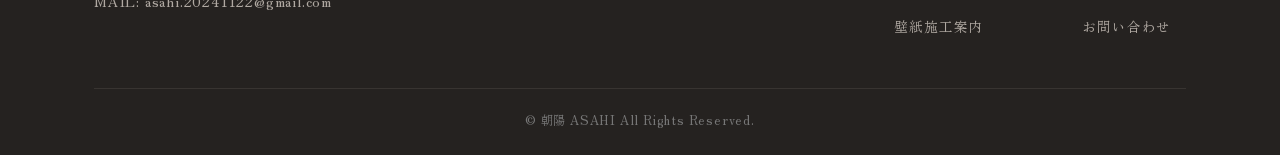
<file: contact.html>
<!DOCTYPE html>
<html lang="ja">
<head>
  <meta charset="UTF-8">
  <meta name="viewport" content="width=device-width, initial-scale=1.0">
  <title>ご相談・お問い合わせ | 朝陽 - ASAHI</title>
  <link rel="stylesheet" href="css/style.css">
  <link href="https://fonts.googleapis.com/css2?family=Shippori+Mincho:wght@400;600;700;800&family=Zen+Old+Mincho:wght@400;700&display=swap" rel="stylesheet">
  <style>
  /* 外枠カード（修正版） */
    .contact-card {
      background: #fff;
      border: 1px solid var(--border-wood);
      border-radius: 6px;
      padding: 44px;
      max-width: 980px;
      margin: 0 auto 60px;
      box-shadow: 0 4px 20px rgba(0,0,0,0.03);
      box-sizing: border-box; /* はみ出し防止 */
      width: 100%;
    }

    @media (max-width: 768px) {
      .contact-card {
        padding: 24px 16px !important; /* スマホ時は余白をコンパクトに */
        margin: 0 auto 40px !important;
      }
    }
    /* 各入力行 */
    .form-group {
      margin-bottom: 24px;
      display: flex;
      flex-direction: column;
      gap: 8px;
      width: 100%;
    }

    /* PC版レイアウト */
    @media (min-width: 769px) {
      .form-group {
        flex-direction: row;
        align-items: flex-start;
        gap: 24px;
      }
      .form-label {
        width: 220px !important;
        min-width: 220px !important;
        padding-top: 14px;
        margin-bottom: 0 !important;
      }
      .form-control-wrap {
        flex: 1 1 0% !important; /* ★右端まで目一杯引き伸ばす */
        width: 100% !important;
      }
    }

    .form-label {
      display: block;
      font-weight: 700;
      font-size: 0.95rem;
      color: var(--deep-sumi);
    }

    /* 入力フォーム本体（親要素の幅100%で完全に右端まで伸ばす） */
    .form-control {
      display: block !important;
      width: 100% !important;
      max-width: 100% !important;
      box-sizing: border-box !important;
      padding: 14px 16px !important;
      border: 1px solid var(--border-wood) !important;
      border-radius: 4px !important;
      font-size: 0.95rem !important;
      background: #fff !important;
      font-family: inherit !important;
      color: var(--deep-sumi) !important;
      outline: none;
      transition: border-color 0.2s;
    }

    .form-control:focus {
      border-color: var(--primary-red) !important;
      box-shadow: 0 0 0 2px rgba(166, 28, 36, 0.1) !important;
    }

    /* 送信ボタン行 */
    .submit-row {
      margin-top: 36px;
      display: flex;
      flex-direction: column;
      width: 100%;
    }

    @media (min-width: 769px) {
      .submit-row {
        flex-direction: row;
        gap: 24px;
      }
      .submit-spacer {
        width: 220px;
        min-width: 220px;
      }
      .submit-btn-wrap {
        flex: 1 1 0%;
        width: 100%;
      }
    }

    .submit-btn {
      display: block;
      width: 100% !important; /* ★入力枠の幅と完全に一致させて右端まで伸ばす */
      background: var(--primary-red);
      color: #fff;
      font-weight: bold;
      border: none;
      border-radius: 4px;
      cursor: pointer;
      padding: 16px;
      font-size: 1.05rem;
      transition: opacity 0.2s;
    }

    .submit-btn:hover {
      opacity: 0.9;
    }
  </style>
</head>
<body>

  <!-- ヘッダー -->
  <header>
    <div class="container header-inner">
      <a href="index.html">
        <img src="image/home/logo.png" alt="朝陽 ASAHI" class="brand-logo-img" onerror="this.src='data:image/svg+xml;utf8,<svg xmlns=\'http://www.w3.org/2000/svg\' width=\'120\' height=\'48\'><text x=\'10\' y=\'32\' font-size=\'24\' font-family=\'serif\' fill=\'%23181514\'>朝陽</text></svg>'">
      </a>
      <button class="menu-toggle" id="menuToggle" aria-label="メニュー開閉">☰</button>
      <nav class="global-nav" id="globalNav">
        <ul class="nav-list">
          <li class="nav-item"><a href="about.html" class="nav-link">会社概要</a></li>
          <li class="nav-item">
            <a href="flooring/materials.html" class="nav-link">フローリング ▾</a>
            <ul class="dropdown-menu">
              <li><a href="flooring/materials.html">フローリング建材</a></li>
              <li><a href="flooring/service.html">フローリング施工案内</a></li>
            </ul>
          </li>
          <li class="nav-item">
            <a href="wallpaper/materials.html" class="nav-link">壁紙リフォーム ▾</a>
            <ul class="dropdown-menu">
              <li><a href="wallpaper/materials.html">壁紙建材</a></li>
              <li><a href="wallpaper/service.html">壁紙施工案内</a></li>
            </ul>
          </li>
          <li class="nav-item"><a href="estimate.html" class="nav-link">概算見積り</a></li>
          <li class="nav-item"><a href="recruit.html" class="nav-link">採用情報</a></li>
        </ul>
        <a href="contact.html" class="header-cta-btn">お問い合わせ・LINE</a>
      </nav>
    </div>
  </header>

  <!-- ページ見出しバナー -->
  <div class="page-header-banner" style="background-image: url('image/home/otoiawase.jpg');">
    <div class="container">
      <p class="page-header-sub">CONTACT</p>
      <h1 class="page-header-title">ご相談・お問い合わせ</h1>
    </div>
  </div>

  <main class="container" style="padding-top: 50px;">
    <div class="contact-card">
      
      <!-- LINE案内ボックス -->
      <div style="background: #fdfcf9; border: 1px solid #dfd2c0; border-radius: 6px; padding: 24px; margin-bottom: 40px; display: flex; align-items: center; justify-content: space-between; flex-wrap: wrap; gap: 20px;">
        <div style="flex: 1; min-width: 240px;">
          <h3 style="font-size: 1.2rem; color: var(--deep-sumi); margin-bottom: 8px; display: flex; align-items: center; gap: 8px;">
            <span style="color: #06c755; font-size: 1.4rem;">●</span> LINEでのご相談も受付中
          </h3>
          <p style="font-size: 0.9rem; color: var(--text-sub); line-height: 1.8;">
            スマートフォンからQRコードを読み取るか、「友だち追加」ボタンからLINE ID「<strong>@200uvkcd</strong>」を追加してください。<br>
            写真をお送りいただいての概算相談も大歓迎です。
          </p>
          <div style="margin-top: 14px;">
            <a href="https://lin.ee/8wQlimo" target="_blank" rel="noopener noreferrer" style="display: inline-block; background: #06c755; color: #fff; padding: 10px 22px; border-radius: 20px; font-weight: bold; font-size: 0.9rem; text-decoration: none;">
              LINEで友だち追加する
            </a>
          </div>
        </div>

        <!-- QRコード表示エリア -->
        <div style="background: #fff; border: 1px solid var(--border-wood); border-radius: 6px; padding: 12px; display: flex; flex-direction: column; align-items: center;">
          <img src="image/home/LINE.jpg" alt="朝陽 LINE公式 QRコード" style="width: 120px; height: 120px; object-fit: contain; display: block;" onerror="this.src='data:image/svg+xml;utf8,<svg xmlns=\'http://www.w3.org/2000/svg\' width=\'120\' height=\'120\'><rect width=\'120\' height=\'120\' fill=\'%23faf8f4\'/><text x=\'28\' y=\'65\' font-size=\'14\' fill=\'%23888\'>QR Code</text></svg>'">
          <span style="font-size: 0.75rem; color: #888; margin-top: 6px;">ID: @200uvkcd</span>
        </div>
      </div>

      <!-- お問い合わせフォーム -->
      <form action="https://formsubmit.co/asahi.20241122@gmail.com" method="POST">
        <input type="hidden" name="_subject" value="【朝陽】ウェブサイトからのお問い合わせ">
        <input type="hidden" name="_captcha" value="false">

        <div class="form-group">
          <label class="form-label">お名前 <span style="color: var(--primary-red);">*</span></label>
          <div class="form-control-wrap">
            <input type="text" name="お名前" class="form-control" required placeholder="例：山田 太郎">
          </div>
        </div>

        <div class="form-group">
          <label class="form-label">ご連絡先 (お電話またはメール) <span style="color: var(--primary-red);">*</span></label>
          <div class="form-control-wrap">
            <input type="text" name="ご連絡先" class="form-control" required placeholder="例：090-1234-5678 / sample@mail.com">
          </div>
        </div>

        <div class="form-group">
          <label class="form-label">ご相談種別</label>
          <div class="form-control-wrap">
            <select name="ご相談種別" class="form-control">
              <option value="現地調査・お見積りの申し込み">現地調査・お見積りの申し込み（無料）</option>
              <option value="工事・リフォームについてのご相談">工事・リフォームについてのご相談</option>
              <option value="採用・求人への応募">採用・求人への応募</option>
              <option value="その他">その他</option>
            </select>
          </div>
        </div>

        <div class="form-group">
          <label class="form-label">ご相談内容</label>
          <div class="form-control-wrap">
            <textarea id="contact-remarks" name="ご相談内容" class="form-control" rows="8" placeholder="ご希望の施工箇所、ご予算、現地調査の希望日程などをご自由にご記入ください。"></textarea>
          </div>
        </div>

        <!-- 送信ボタン（右端まで入力枠と同じ幅で伸びる構造） -->
        <div class="submit-row">
          <div class="submit-spacer"></div>
          <div class="submit-btn-wrap">
            <button type="submit" class="submit-btn">
              送信する
            </button>
          </div>
        </div>
      </form>

    </div>
  </main>

  <!-- フッター -->
  <footer>
    <div class="container">
      <div class="footer-inner">
        <div class="footer-brand">
          <h4>朝陽 - ASAHI -</h4>
          <address class="footer-address">
             〒104-0061<br>
            東京都中央区銀座一丁目22番11号 銀座大竹ビジデンス2階<br>

            TEL: 050-1784-2312 / 直通: 090-5806-5361<br>
            MAIL: asahi.20241122@gmail.com
          </address>
        </div>
        <div class="footer-nav">
          <div class="footer-nav-col">
            <h5>施工案内</h5>
            <ul>
              <li><a href="flooring/materials.html">フローリング建材</a></li>
              <li><a href="flooring/service.html">フローリング施工案内</a></li>
              <li><a href="wallpaper/materials.html">壁紙建材</a></li>
              <li><a href="wallpaper/service.html">壁紙施工案内</a></li>
            </ul>
          </div>
          <div class="footer-nav-col">
            <h5>企業情報</h5>
            <ul>
              <li><a href="about.html">会社概要・理念</a></li>
              <li><a href="estimate.html">概算見積り</a></li>
              <li><a href="recruit.html">採用情報</a></li>
              <li><a href="contact.html">お問い合わせ</a></li>
            </ul>
          </div>
        </div>
      </div>
      <p class="copyright">&copy; 朝陽 ASAHI All Rights Reserved.</p>
    </div>
  </footer>

  <script src="js/main.js"></script>
  <script>
    document.addEventListener('DOMContentLoaded', () => {
      const estimateData = sessionStorage.getItem('estimate_data');
      const remarkField = document.getElementById('contact-remarks');
      if (estimateData && remarkField) {
        remarkField.value = estimateData;
        sessionStorage.removeItem('estimate_data');
      }
    });
  </script>
</body>
</html>
</file>
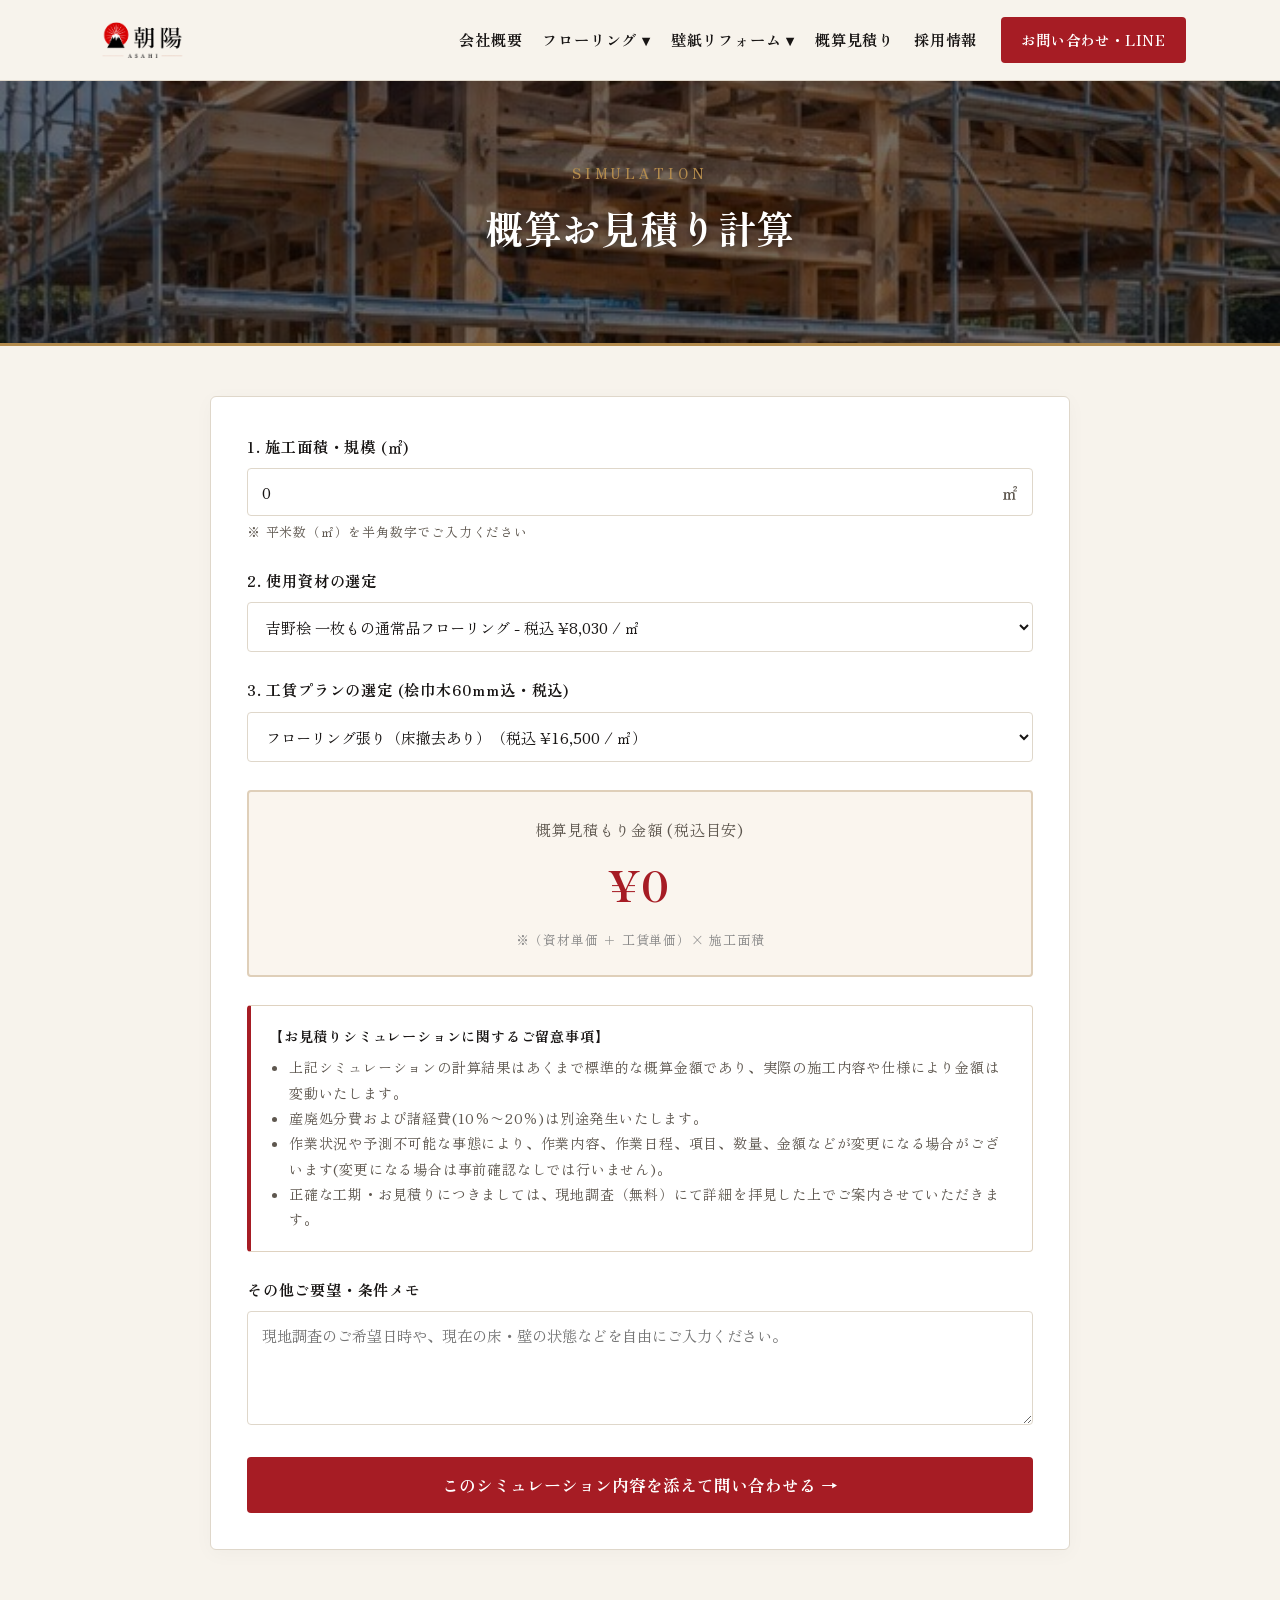
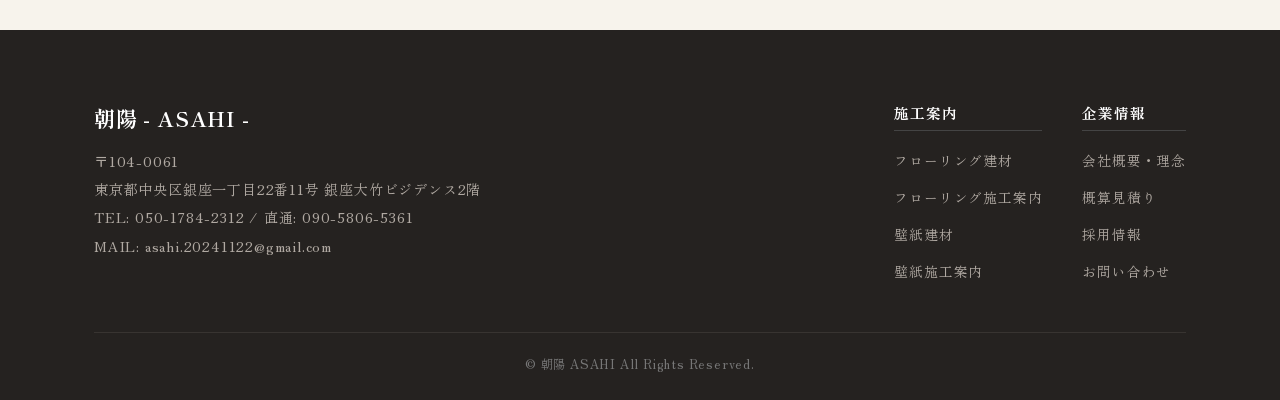
<file: estimate.html>
<!DOCTYPE html>
<html lang="ja">
<head>
  <meta charset="UTF-8">
  <meta name="viewport" content="width=device-width, initial-scale=1.0">
  <title>概算お見積り計算 | 朝陽 - ASAHI</title>
  <link rel="stylesheet" href="css/style.css">
  <link href="https://fonts.googleapis.com/css2?family=Shippori+Mincho:wght@400;600;700;800&family=Zen+Old+Mincho:wght@400;700&display=swap" rel="stylesheet">
  <style>
    .estimate-box {
      background: #fff;
      border: 1px solid var(--border-wood);
      padding: 36px;
      border-radius: 6px;
      max-width: 860px;
      margin: 0 auto 60px;
      box-shadow: 0 4px 20px rgba(0,0,0,0.03);
    }
    .form-group { margin-bottom: 24px; }
    .form-label { display: block; font-weight: 700; font-size: 0.95rem; margin-bottom: 8px; color: var(--deep-sumi); }
    .form-control {
      width: 100%;
      padding: 12px 14px;
      border: 1px solid var(--border-wood);
      border-radius: 4px;
      font-size: 0.95rem;
      background: #fff;
      font-family: inherit;
      color: var(--deep-sumi);
      outline: none;
    }
    .form-control:focus { border-color: var(--primary-red); }
    .input-unit-wrap { position: relative; display: flex; align-items: center; }
    .input-unit-wrap input { padding-right: 40px; }
    .input-unit-wrap .unit { position: absolute; right: 14px; color: var(--text-sub); font-weight: 700; }
    .result-display {
      background-color: #faf5ee;
      border: 2px solid #dfcfb9;
      border-radius: 4px;
      padding: 24px 16px;
      text-align: center;
      margin: 28px 0;
    }
    .result-total {
      font-family: 'Shippori Mincho', serif;
      font-size: 2.6rem;
      font-weight: 800;
      color: var(--primary-red);
      letter-spacing: 0.05em;
    }
    .caution-box {
      background: #fff;
      border: 1px solid #dfd2c0;
      border-left: 4px solid var(--primary-red);
      border-radius: 4px;
      padding: 18px;
      margin-bottom: 24px;
      font-size: 0.88rem;
      color: var(--text-sub);
      line-height: 1.8;
    }
    .caution-box strong { color: var(--deep-sumi); display: block; margin-bottom: 6px; }
  </style>
</head>
<body>

  <!-- ヘッダー -->
  <header>
    <div class="container header-inner">
      <a href="index.html">
        <img src="image/home/logo.png" alt="朝陽 ASAHI" class="brand-logo-img" onerror="this.src='data:image/svg+xml;utf8,<svg xmlns=\'http://www.w3.org/2000/svg\' width=\'120\' height=\'48\'><text x=\'10\' y=\'32\' font-size=\'24\' font-family=\'serif\' fill=\'%23181514\'>朝陽</text></svg>'">
      </a>
      <button class="menu-toggle" id="menuToggle">☰</button>
      <nav class="global-nav" id="globalNav">
        <ul class="nav-list">
          <li class="nav-item"><a href="about.html" class="nav-link">会社概要</a></li>
          <li class="nav-item">
            <a href="flooring/materials.html" class="nav-link">フローリング ▾</a>
            <ul class="dropdown-menu">
              <li><a href="flooring/materials.html">フローリング建材</a></li>
              <li><a href="flooring/service.html">フローリング施工案内</a></li>
            </ul>
          </li>
          <li class="nav-item">
            <a href="wallpaper/materials.html" class="nav-link">壁紙リフォーム ▾</a>
            <ul class="dropdown-menu">
              <li><a href="wallpaper/materials.html">壁紙建材</a></li>
              <li><a href="wallpaper/service.html">壁紙施工案内</a></li>
            </ul>
          </li>
          <li class="nav-item"><a href="estimate.html" class="nav-link">概算見積り</a></li>
          <li class="nav-item"><a href="recruit.html" class="nav-link">採用情報</a></li>
        </ul>
        <a href="contact.html" class="header-cta-btn">お問い合わせ・LINE</a>
      </nav>
    </div>
  </header>

  <!-- ページ見出しバナー -->
  <div class="page-header-banner" style="background-image: url('image/home/mitsumori.jpg');">
    <div class="container">
      <p class="page-header-sub">SIMULATION</p>
      <h1 class="page-header-title">概算お見積り計算</h1>
    </div>
  </div>

  <main class="container" style="padding-top: 50px;">
    <div class="estimate-box">
      <!-- 1. 広さ -->
      <div class="form-group">
        <label class="form-label" for="area-size">1. 施工面積・規模 (㎡)</label>
        <div class="input-unit-wrap">
          <input type="number" id="area-size" class="form-control" value="0" min="0" max="1000">
          <span class="unit">㎡</span>
        </div>
        <p style="font-size: 0.8rem; color: var(--text-sub); margin-top: 4px;">※ 平米数（㎡）を半角数字でご入力ください</p>
      </div>

      <!-- 2. 資材 -->
      <div class="form-group">
        <label class="form-label" for="sim-material">2. 使用資材の選定</label>
        <select id="sim-material" class="form-control">
          <optgroup label="【吉野桧 床用フローリング】">
            <option value="8030" selected>吉野桧 一枚もの通常品フローリング - 税込 ¥8,030 / ㎡</option>
            <option value="11550">吉野桧 一枚もの上小節フローリング - 税込 ¥11,550 / ㎡</option>
            <option value="18480">吉野桧 一枚もの無節フローリング - 税込 ¥18,480 / ㎡</option>
          </optgroup>
          <optgroup label="【吉野桧 壁・天井パネリング/羽目板】">
            <option value="7480">吉野桧 パネリング通常品 - 税込 ¥7,480 / ㎡</option>
            <option value="9900">吉野桧 パネリング上小節 - 税込 ¥9,900 / ㎡</option>
            <option value="16500">吉野桧 パネリング無節 - 税込 ¥16,500 / ㎡</option>
          </optgroup>
          <optgroup label="【吉野桧 床暖房兼用フローリング】">
            <option value="10989">吉野桧 一枚もの（床暖房兼用）通常品 - 税込 ¥10,989 / ㎡</option>
            <option value="15950">吉野桧 一枚もの（床暖房兼用）上小節 - 税込 ¥15,950 / ㎡</option>
          </optgroup>
          <optgroup label="【国産桧（四国・九州産等）】">
            <option value="6930">国産桧 一枚もの通常品フローリング - 税込 ¥6,930 / ㎡</option>
            <option value="11880">国産桧 一枚もの上小節フローリング - 税込 ¥11,880 / ㎡</option>
            <option value="14190">国産桧 一枚もの無節フローリング - 税込 ¥14,190 / ㎡</option>
          </optgroup>
          <optgroup label="【壁紙（クロス）資材】">
            <option value="660">掲載4種壁紙(SLP345,SP-2520,SP-2569,SP-2605)）- 税込 ¥660 / ㎡</option>
          </optgroup>
        </select>
      </div>

      <!-- 3. 工賃プラン -->
      <div class="form-group">
        <label class="form-label" for="sim-labor">3. 工賃プランの選定 (桧巾木60mm込・税込)</label>
        <select id="sim-labor" class="form-control">
          <option value="11000">フローリング張り（床撤去なし・重ね張り）（税込 ¥11,000 / ㎡）</option>
          <option value="16500" selected>フローリング張り（床撤去あり）（税込 ¥16,500 / ㎡）</option>
          <option value="13750">畳からフローリング変更（税込 ¥13,750 / ㎡）</option>
          <option value="2200">壁紙リフォーム施工（通常）（税込 ¥2,200 / ㎡）</option>
        </select>
      </div>

      <!-- 計算結果 -->
      <div class="result-display">
        <p style="font-size: 0.95rem; color: var(--text-sub); margin-bottom: 4px;">概算見積もり金額 (税込目安)</p>
        <div class="result-total" id="calc-total-display">¥0</div>
        <p style="font-size: 0.8rem; color: #888; margin-top: 6px;">※（資材単価 ＋ 工賃単価）× 施工面積</p>
      </div>

      <!-- 注意事項（文面追加・修正版） -->
      <div class="caution-box">
        <strong>【お見積りシミュレーションに関するご留意事項】</strong>
        <ul style="padding-left: 20px;">
          <li>上記シミュレーションの計算結果はあくまで標準的な概算金額であり、実際の施工内容や仕様により金額は変動いたします。</li>
          <li>産廃処分費および諸経費(10％〜20％)は別途発生いたします。</li>
          <li>作業状況や予測不可能な事態により、作業内容、作業日程、項目、数量、金額などが変更になる場合がございます(変更になる場合は事前確認なしでは行いません)。</li>
          <li>正確な工期・お見積りにつきましては、現地調査（無料）にて詳細を拝見した上でご案内させていただきます。</li>
        </ul>
      </div>

      <!-- メモ -->
      <div class="form-group">
        <label class="form-label" for="calc-remarks">その他ご要望・条件メモ</label>
        <textarea id="calc-remarks" class="form-control" rows="4" placeholder="現地調査のご希望日時や、現在の床・壁の状態などを自由にご入力ください。"></textarea>
      </div>

      <button type="button" class="form-control" style="background: var(--primary-red); color: #fff; font-weight: bold; border: none; cursor: pointer; padding: 16px; font-size: 1.05rem;" onclick="transferToContactPage()">
        このシミュレーション内容を添えて問い合わせる →
      </button>
    </div>
  </main>

  <!-- フッター（完全版） -->
  <footer>
    <div class="container">
      <div class="footer-inner">
        <div class="footer-brand">
          <h4>朝陽 - ASAHI -</h4>
          <address class="footer-address">
           〒104-0061<br>
            東京都中央区銀座一丁目22番11号 銀座大竹ビジデンス2階<br>

            TEL: 050-1784-2312 / 直通: 090-5806-5361<br>
            MAIL: asahi.20241122@gmail.com
          </address>
        </div>
        <div class="footer-nav">
          <div class="footer-nav-col">
            <h5>施工案内</h5>
            <ul>
              <li><a href="flooring/materials.html">フローリング建材</a></li>
              <li><a href="flooring/service.html">フローリング施工案内</a></li>
              <li><a href="wallpaper/materials.html">壁紙建材</a></li>
              <li><a href="wallpaper/service.html">壁紙施工案内</a></li>
            </ul>
          </div>
          <div class="footer-nav-col">
            <h5>企業情報</h5>
            <ul>
              <li><a href="about.html">会社概要・理念</a></li>
              <li><a href="estimate.html">概算見積り</a></li>
              <li><a href="recruit.html">採用情報</a></li>
              <li><a href="contact.html">お問い合わせ</a></li>
            </ul>
          </div>
        </div>
      </div>
      <p class="copyright">&copy; 朝陽 ASAHI All Rights Reserved.</p>
    </div>
  </footer>

  <script src="js/main.js"></script>
  <script>
    // 見積もり計算ロジック
    const areaSize = document.getElementById('area-size');
    const simMaterial = document.getElementById('sim-material');
    const simLabor = document.getElementById('sim-labor');
    const calcTotalDisplay = document.getElementById('calc-total-display');

    function updateEstimate() {
      const sqm = parseFloat(areaSize.value) || 0;
      const matPerSqm = parseInt(simMaterial.value, 10) || 0;
      const laborPerSqm = parseInt(simLabor.value, 10) || 0;

      const rawTotal = (matPerSqm + laborPerSqm) * sqm;
      const total = Math.floor(rawTotal);
      calcTotalDisplay.textContent = '¥' + total.toLocaleString();
    }

    if (areaSize) areaSize.addEventListener('input', updateEstimate);
    if (simMaterial) simMaterial.addEventListener('change', updateEstimate);
    if (simLabor) simLabor.addEventListener('change', updateEstimate);

    updateEstimate();

    // お問い合わせページへ内容を渡して移動
    function transferToContactPage() {
      const totalStr = calcTotalDisplay.textContent;
      const sizeStr = `${areaSize.value}㎡`;
      const materialName = simMaterial.options[simMaterial.selectedIndex].text;
      const laborName = simLabor.options[simLabor.selectedIndex].text;
      const remarks = document.getElementById('calc-remarks').value;

      const text = `【シミュレーション内容】\n・施工面積: ${sizeStr}\n・選択資材: ${materialName}\n・施工プラン: ${laborName}\n・概算費用: ${totalStr} (税込)\n\n【その他ご要望】\n${remarks}`;

      sessionStorage.setItem('estimate_data', text);
      window.location.href = 'contact.html';
    }
  </script>
</body>
</html>
</file>
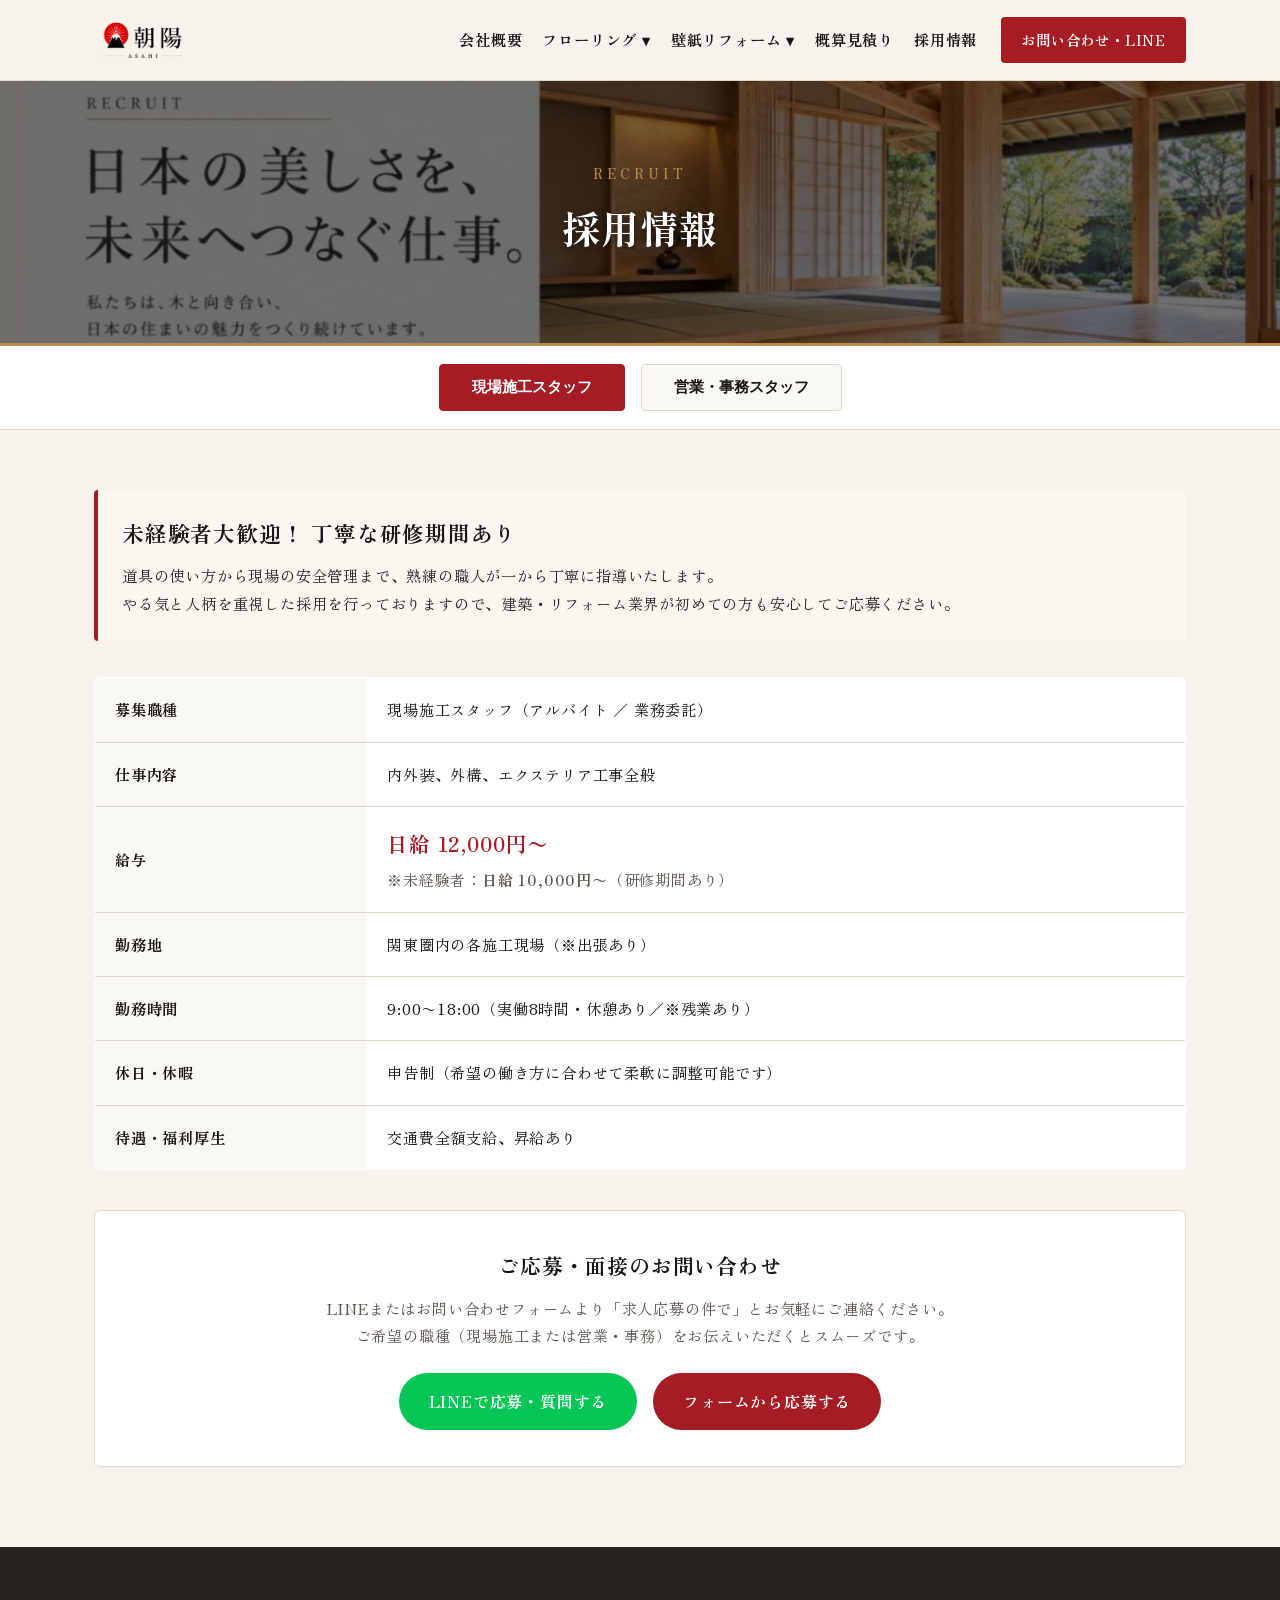
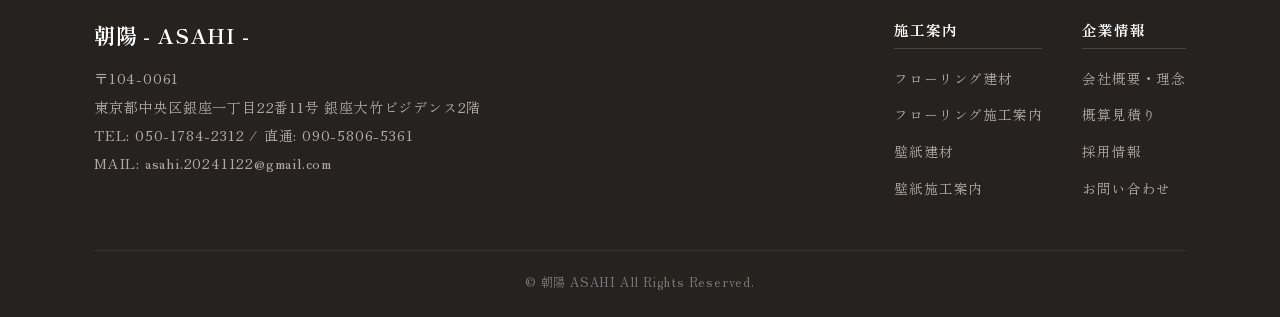
<file: recruit.html>
<!DOCTYPE html>
<html lang="ja">
<head>
  <meta charset="UTF-8">
  <meta name="viewport" content="width=device-width, initial-scale=1.0">
  <title>採用情報 | 朝陽 - ASAHI</title>
  <link rel="stylesheet" href="css/style.css">
  <link href="https://fonts.googleapis.com/css2?family=Shippori+Mincho:wght@400;600;700;800&family=Zen+Old+Mincho:wght@400;700&display=swap" rel="stylesheet">
  <style>
    /* 採用タブ切り替え用スタイル */
    .recruit-tab-pane {
      display: none;
      animation: fadeIn 0.3s ease-in-out;
    }
    .recruit-tab-pane.active {
      display: block;
    }
    @keyframes fadeIn {
      from { opacity: 0; transform: translateY(4px); }
      to { opacity: 1; transform: translateY(0); }
    }
    .recruit-table th {
      width: 25%;
      padding: 18px 20px;
      text-align: left;
      background: #faf8f4;
      color: var(--deep-sumi);
      font-weight: 700;
    }
    .recruit-table td {
      padding: 18px 20px;
      line-height: 1.8;
    }
    @media (max-width: 768px) {
      .recruit-table th, .recruit-table td {
        display: block;
        width: 100%;
      }
      .recruit-table th {
        border-bottom: none;
        padding-bottom: 6px;
      }
    }
  </style>
</head>
<body>

  <!-- ヘッダー -->
  <header>
    <div class="container header-inner">
      <a href="index.html">
        <img src="image/home/logo.png" alt="朝陽 ASAHI" class="brand-logo-img" onerror="this.src='data:image/svg+xml;utf8,<svg xmlns=\'http://www.w3.org/2000/svg\' width=\'120\' height=\'48\'><text x=\'10\' y=\'32\' font-size=\'24\' font-family=\'serif\' fill=\'%23181514\'>朝陽</text></svg>'">
      </a>
      <button class="menu-toggle" id="menuToggle" aria-label="メニュー開閉">☰</button>
      <nav class="global-nav" id="globalNav">
        <ul class="nav-list">
          <li class="nav-item"><a href="about.html" class="nav-link">会社概要</a></li>
          <li class="nav-item">
            <a href="flooring/materials.html" class="nav-link">フローリング ▾</a>
            <ul class="dropdown-menu">
              <li><a href="flooring/materials.html">フローリング施工案内</a></li>
              <li><a href="flooring/service.html">フローリング施工案内</a></li>
            </ul>
          </li>
          <li class="nav-item">
            <a href="wallpaper/materials.html" class="nav-link">壁紙リフォーム ▾</a>
            <ul class="dropdown-menu">
              <li><a href="wallpaper/materials.html">壁紙建材</a></li>
              <li><a href="wallpaper/service.html">壁紙施工案内</a></li>
            </ul>
          </li>
          <li class="nav-item"><a href="estimate.html" class="nav-link">概算見積り</a></li>
          <li class="nav-item"><a href="recruit.html" class="nav-link">採用情報</a></li>
        </ul>
        <a href="contact.html" class="header-cta-btn">お問い合わせ・LINE</a>
      </nav>
    </div>
  </header>

  <!-- ページ見出しバナー -->
  <div class="page-header-banner" style="background-image: url('image/home/saiyou.jpg');">
    <div class="container">
      <p class="page-header-sub">RECRUIT</p>
      <h1 class="page-header-title">採用情報</h1>
    </div>
  </div>

  <!-- 職種切り替えタブボタン -->
  <div class="category-tab-container">
    <div class="container">
      <div class="category-tabs">
        <button type="button" class="tab-btn active" onclick="switchRecruitTab('site', this)">現場施工スタッフ</button>
        <button type="button" class="tab-btn" onclick="switchRecruitTab('office', this)">営業・事務スタッフ</button>
      </div>
    </div>
  </div>

  <main class="container" style="padding-top: 20px;">
    
    <!-- ================= 1. 現場施工スタッフ ================= -->
    <div id="tab-site" class="recruit-tab-pane active">
      <div style="background: #faf6f0; border-left: 4px solid var(--primary-red); padding: 24px; border-radius: 4px; margin-bottom: 36px;">
        <h2 style="font-size: 1.35rem; color: var(--deep-sumi); margin-bottom: 10px;">未経験者大歓迎！ 丁寧な研修期間あり</h2>
        <p style="font-size: 0.95rem; color: var(--charcoal); line-height: 1.8;">
          道具の使い方から現場の安全管理まで、熟練の職人が一から丁寧に指導いたします。<br>
          やる気と人柄を重視した採用を行っておりますので、建築・リフォーム業界が初めての方も安心してご応募ください。
        </p>
      </div>

      <table class="recruit-table" style="width: 100%; border-collapse: collapse; background: #fff; border: 1px solid var(--border-wood); border-radius: 6px; overflow: hidden; font-size: 0.95rem; margin-bottom: 40px;">
        <tbody>
          <tr style="border-bottom: 1px solid var(--border-wood);">
            <th>募集職種</th>
            <td>現場施工スタッフ（アルバイト ／ 業務委託）</td>
          </tr>
          <tr style="border-bottom: 1px solid var(--border-wood);">
            <th>仕事内容</th>
            <td>内外装、外構、エクステリア工事全般</td>
          </tr>
          <tr style="border-bottom: 1px solid var(--border-wood);">
            <th>給与</th>
            <td>
              <strong style="color: var(--primary-red); font-size: 1.3rem;">日給 12,000円〜</strong><br>
              <span style="display: inline-block; margin-top: 4px; color: var(--text-sub);">※未経験者：<strong>日給 10,000円〜</strong>（研修期間あり）</span>
            </td>
          </tr>
          <tr style="border-bottom: 1px solid var(--border-wood);">
            <th>勤務地</th>
            <td>関東圏内の各施工現場（※出張あり）</td>
          </tr>
          <tr style="border-bottom: 1px solid var(--border-wood);">
            <th>勤務時間</th>
            <td>9:00〜18:00（実働8時間・休憩あり／※残業あり）</td>
          </tr>
          <tr style="border-bottom: 1px solid var(--border-wood);">
            <th>休日・休暇</th>
            <td>申告制（希望の働き方に合わせて柔軟に調整可能です）</td>
          </tr>
          <tr style="border-bottom: 1px solid var(--border-wood);">
            <th>待遇・福利厚生</th>
            <td>交通費全額支給、昇給あり</td>
          </tr>
          </tr>
        </tbody>
      </table>
    </div>

    <!-- ================= 2. 営業・事務スタッフ ================= -->
    <div id="tab-office" class="recruit-tab-pane">
      <div style="background: #faf6f0; border-left: 4px solid var(--gold); padding: 24px; border-radius: 4px; margin-bottom: 36px;">
        <h2 style="font-size: 1.35rem; color: var(--deep-sumi); margin-bottom: 10px;">成果をしっかり還元！ 働きやすい環境です</h2>
        <p style="font-size: 0.95rem; color: var(--charcoal); line-height: 1.8;">
          お客様へのご提案や各種書類作成など、会社の成長を支える営業・バックオフィス業務です。<br>
          時給に加え、成果に応じた歩合給もご用意。ご自身のスキルや頑張りがしっかりと評価される体制を整えています。
        </p>
      </div>

      <table class="recruit-table" style="width: 100%; border-collapse: collapse; background: #fff; border: 1px solid var(--border-wood); border-radius: 6px; overflow: hidden; font-size: 0.95rem; margin-bottom: 40px;">
        <tbody>
          <tr style="border-bottom: 1px solid var(--border-wood);">
            <th>募集職種</th>
            <td>営業・事務スタッフ（アルバイト ／ 業務委託）</td>
          </tr>
          <tr style="border-bottom: 1px solid var(--border-wood);">
            <th>仕事内容</th>
            <td>営業業務、書類作成</td>
          </tr>
          <tr style="border-bottom: 1px solid var(--border-wood);">
            <th>給与</th>
            <td>
              <strong style="color: var(--primary-red); font-size: 1.3rem;">時給 1,200円〜</strong>（歩合あり）
            </td>
          </tr>
          <tr style="border-bottom: 1px solid var(--border-wood);">
            <th>勤務地</th>
            <td>関東圏内の各施工現場（※出張あり）</td>
          </tr>
          <tr style="border-bottom: 1px solid var(--border-wood);">
            <th>勤務時間</th>
            <td>9:00〜18:00（実働8時間・休憩あり／※残業あり）</td>
          </tr>
          <tr style="border-bottom: 1px solid var(--border-wood);">
            <th>休日・休暇</th>
            <td>申告制（希望の働き方に合わせて柔軟に調整可能です）</td>
          </tr>
          <tr style="border-bottom: 1px solid var(--border-wood);">
            <th>待遇・福利厚生</th>
            <td>交通費全額支給、昇給あり</td>
          </tr>
          <tr>
          </tr>
        </tbody>
      </table>
    </div>

    <!-- 応募誘導 -->
    <div style="text-align: center; background: #fff; border: 1px solid var(--border-wood); border-radius: 6px; padding: 36px; margin-bottom: 60px;">
      <h3 style="font-size: 1.3rem; color: var(--deep-sumi); margin-bottom: 10px;">ご応募・面接のお問い合わせ</h3>
      <p style="font-size: 0.95rem; color: var(--text-sub); margin-bottom: 24px;">
        LINEまたはお問い合わせフォームより「求人応募の件で」とお気軽にご連絡ください。<br>
        ご希望の職種（現場施工または営業・事務）をお伝えいただくとスムーズです。
      </p>
      <div style="display: flex; justify-content: center; gap: 16px; flex-wrap: wrap;">
        <a href="https://lin.ee/8wQlimo" target="_blank" rel="noopener noreferrer" style="background: #06c755; color: #fff; padding: 14px 30px; border-radius: 30px; font-weight: bold; font-size: 1rem; text-decoration: none;">
          LINEで応募・質問する
        </a>
        <a href="contact.html" style="background: var(--primary-red); color: #fff; padding: 14px 30px; border-radius: 30px; font-weight: bold; font-size: 1rem; text-decoration: none;">
          フォームから応募する
        </a>
      </div>
    </div>
  </main>

  <!-- フッター -->
  <footer>
    <div class="container">
      <div class="footer-inner">
        <div class="footer-brand">
          <h4>朝陽 - ASAHI -</h4>
          <address class="footer-address">
           〒104-0061<br>
            東京都中央区銀座一丁目22番11号 銀座大竹ビジデンス2階<br>

            TEL: 050-1784-2312 / 直通: 090-5806-5361<br>
            MAIL: asahi.20241122@gmail.com
          </address>
        </div>
        <div class="footer-nav">
          <div class="footer-nav-col">
            <h5>施工案内</h5>
            <ul>
              <li><a href="flooring/materials.html">フローリング建材</a></li>
              <li><a href="flooring/service.html">フローリング施工案内</a></li>
              <li><a href="wallpaper/materials.html">壁紙建材</a></li>
              <li><a href="wallpaper/service.html">壁紙施工案内</a></li>
            </ul>
          </div>
          <div class="footer-nav-col">
            <h5>企業情報</h5>
            <ul>
              <li><a href="about.html">会社概要・理念</a></li>
              <li><a href="estimate.html">概算見積り</a></li>
              <li><a href="recruit.html">採用情報</a></li>
              <li><a href="contact.html">お問い合わせ</a></li>
            </ul>
          </div>
        </div>
      </div>
      <p class="copyright">&copy; 朝陽 ASAHI All Rights Reserved.</p>
    </div>
  </footer>

  <script src="js/main.js"></script>
  <script>
    // 職種タブ切り替えスクリプト
    function switchRecruitTab(type, btnElement) {
      // タブボタンのアクティブ切り替え
      document.querySelectorAll('.category-tabs .tab-btn').forEach(btn => {
        btn.classList.remove('active');
      });
      btnElement.classList.add('active');

      // 表示コンテンツの切り替え
      document.querySelectorAll('.recruit-tab-pane').forEach(pane => {
        pane.classList.remove('active');
      });
      const targetPane = document.getElementById('tab-' + type);
      if (targetPane) {
        targetPane.classList.add('active');
      }
    }
  </script>
</body>
</html>
</file>
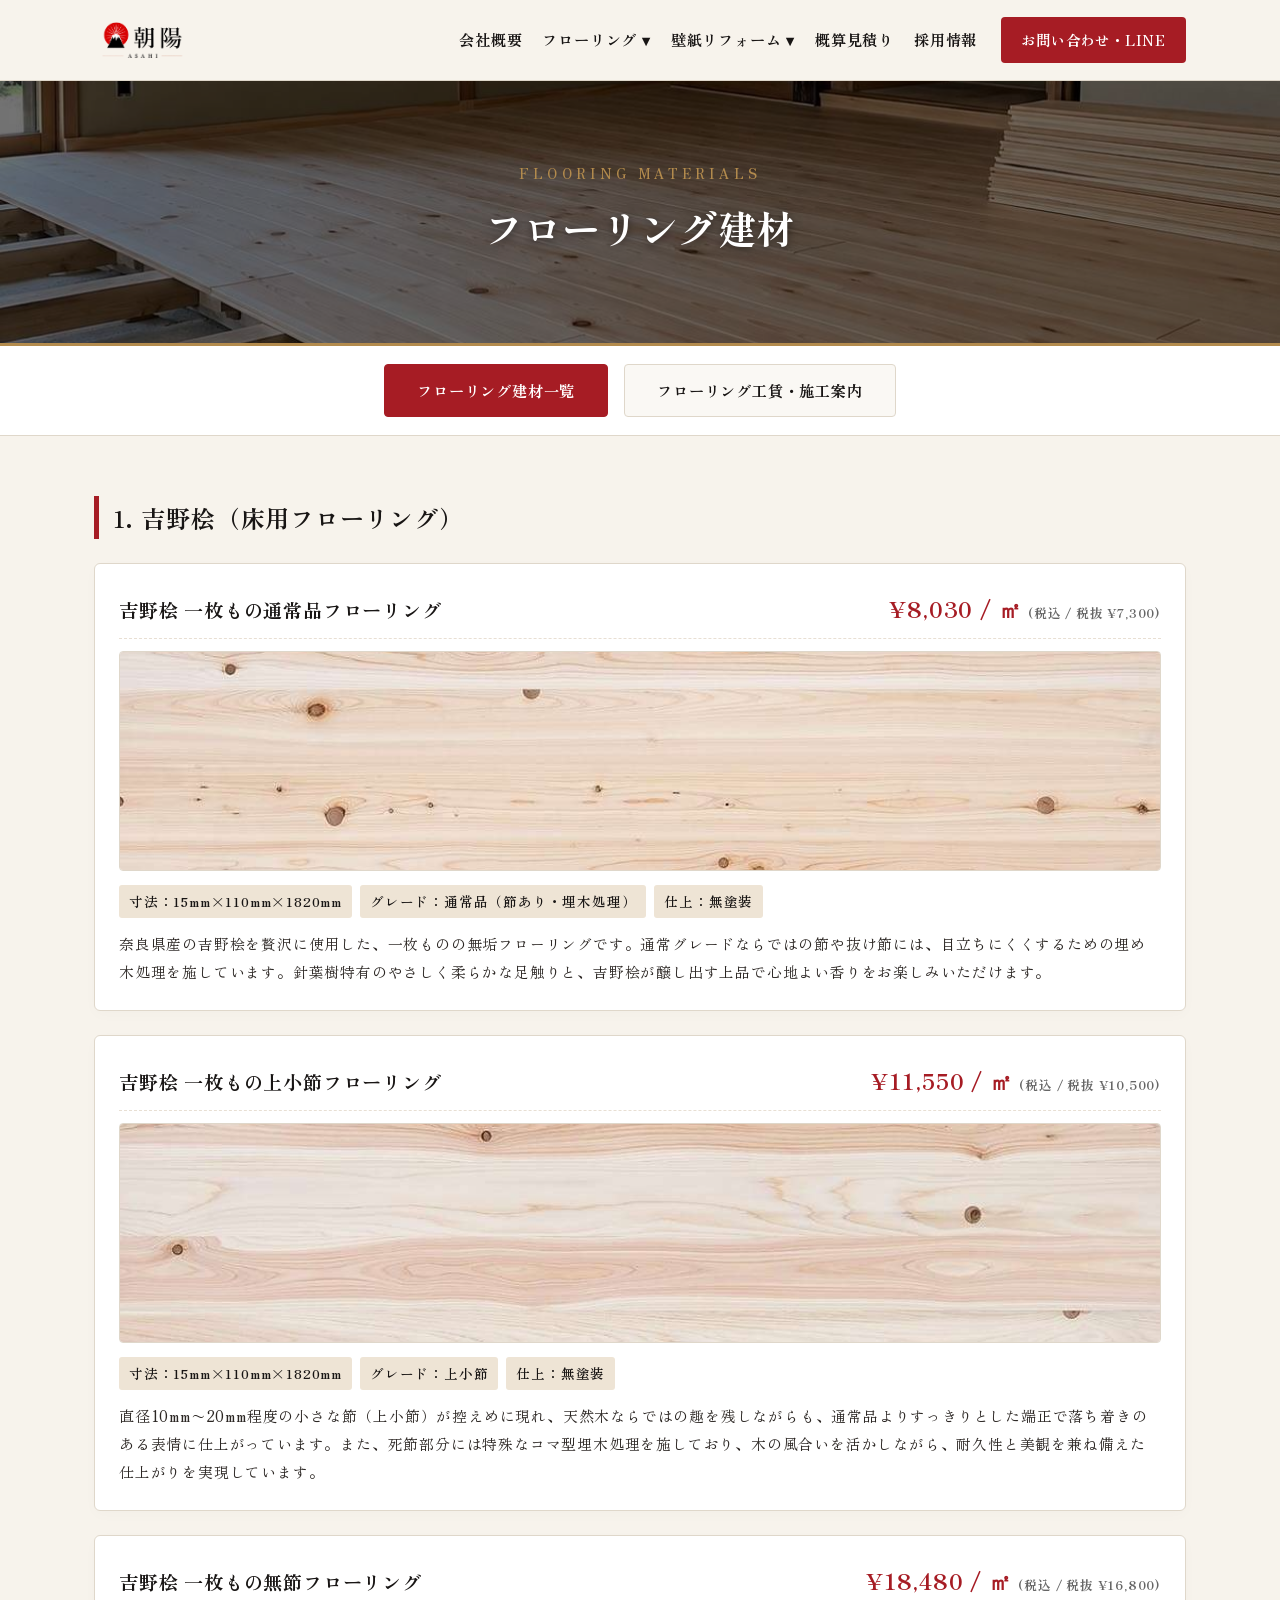
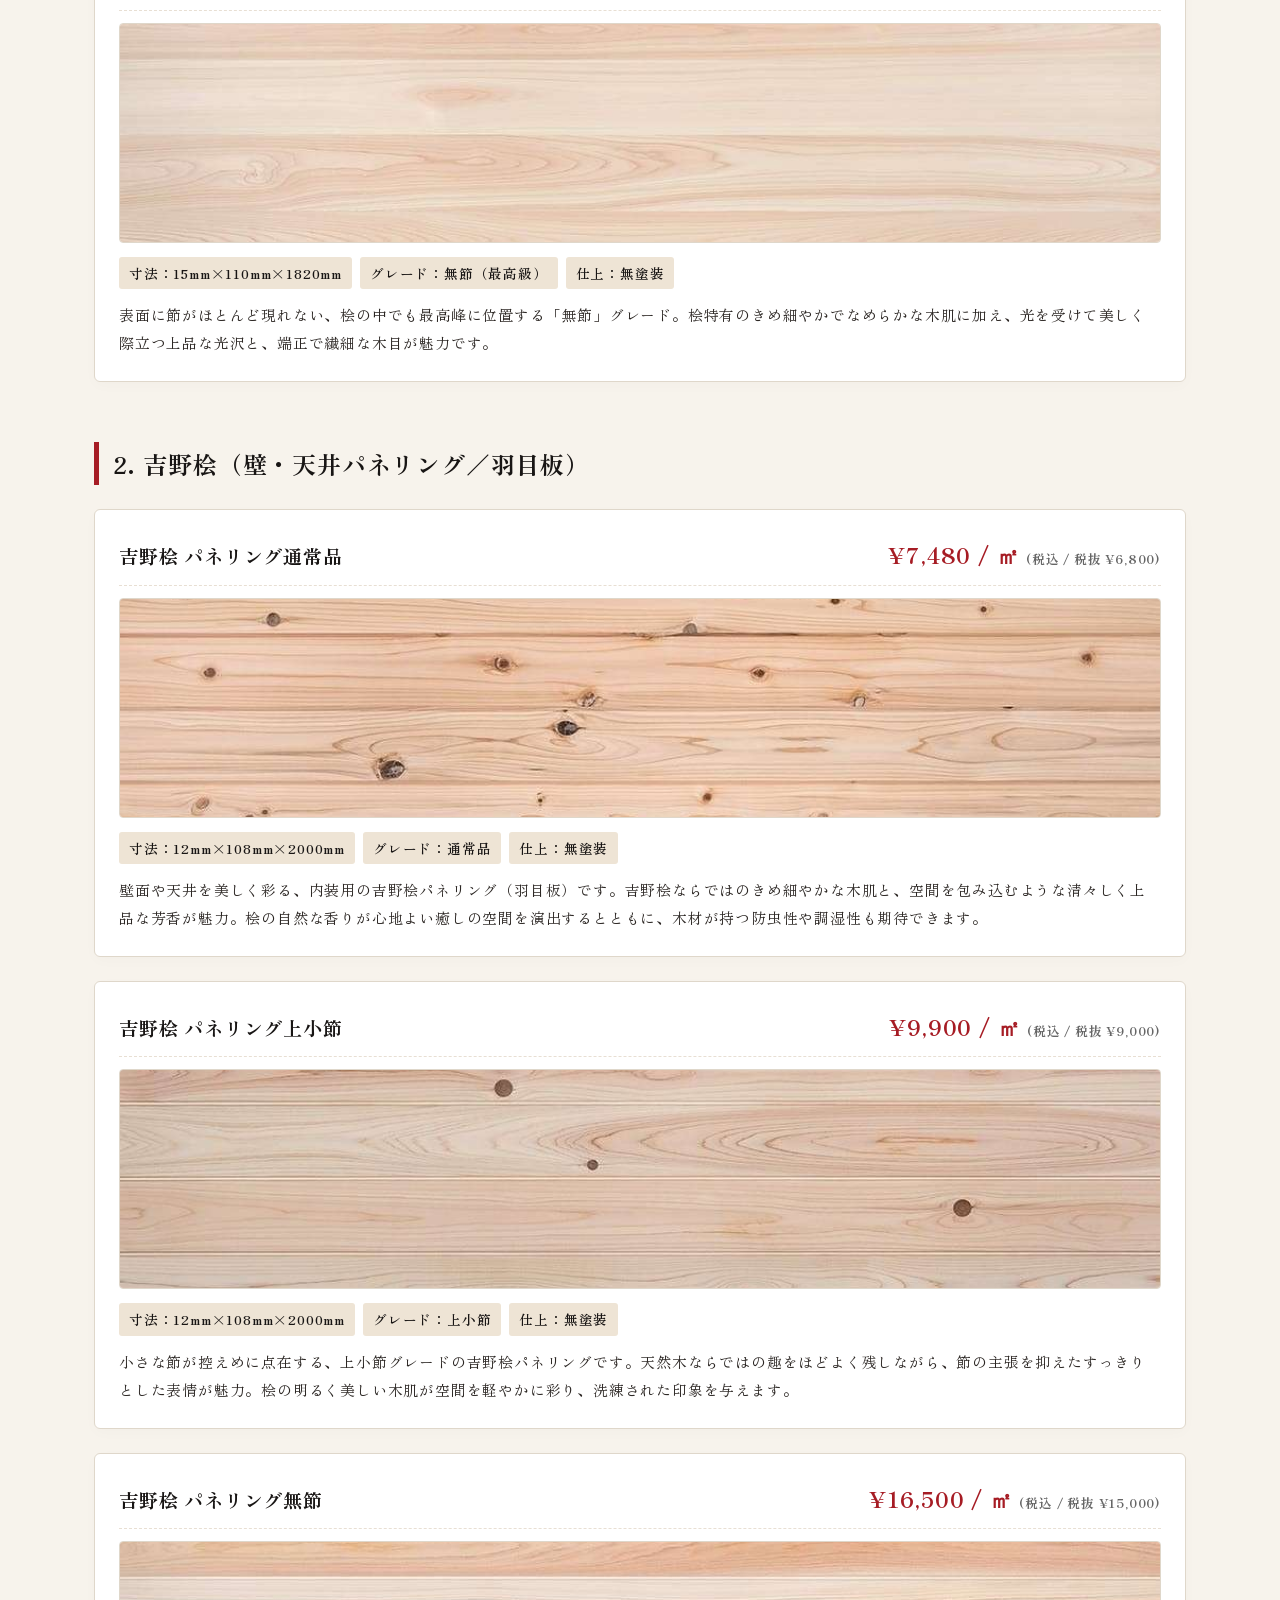
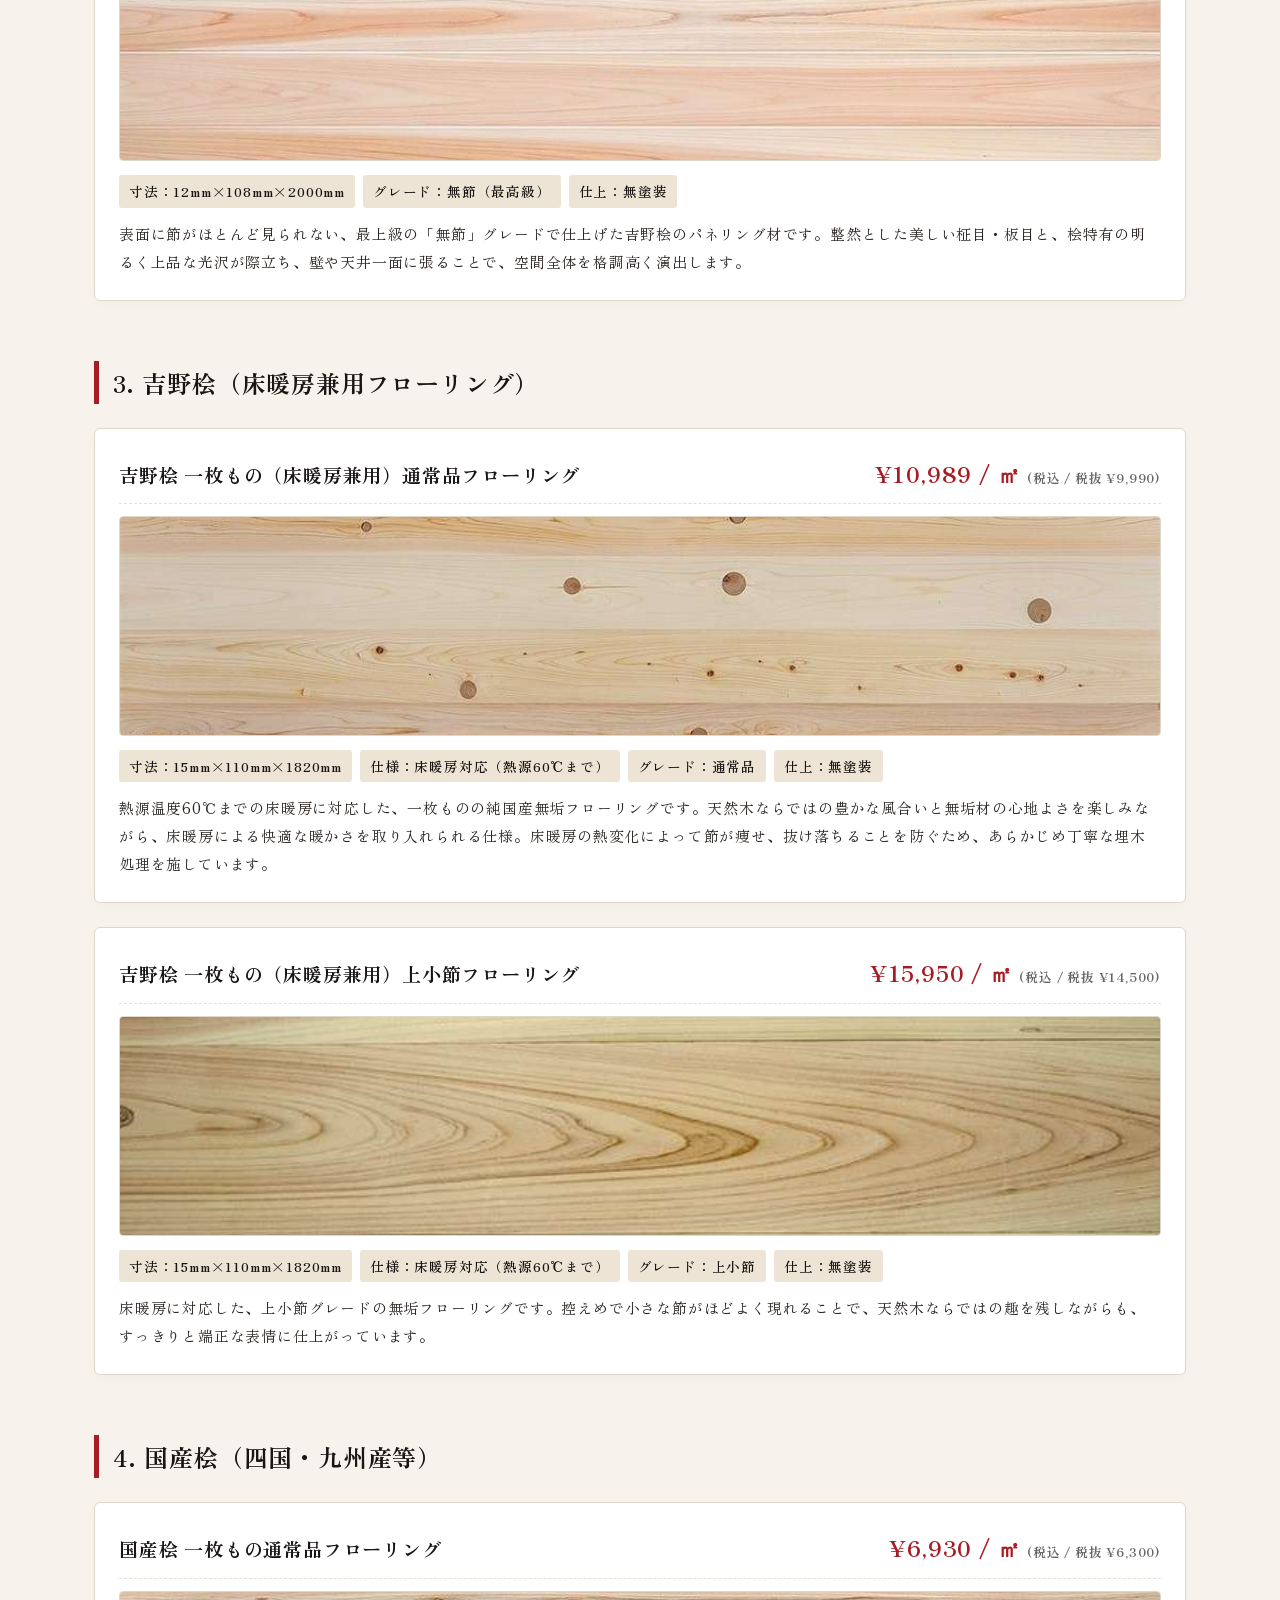
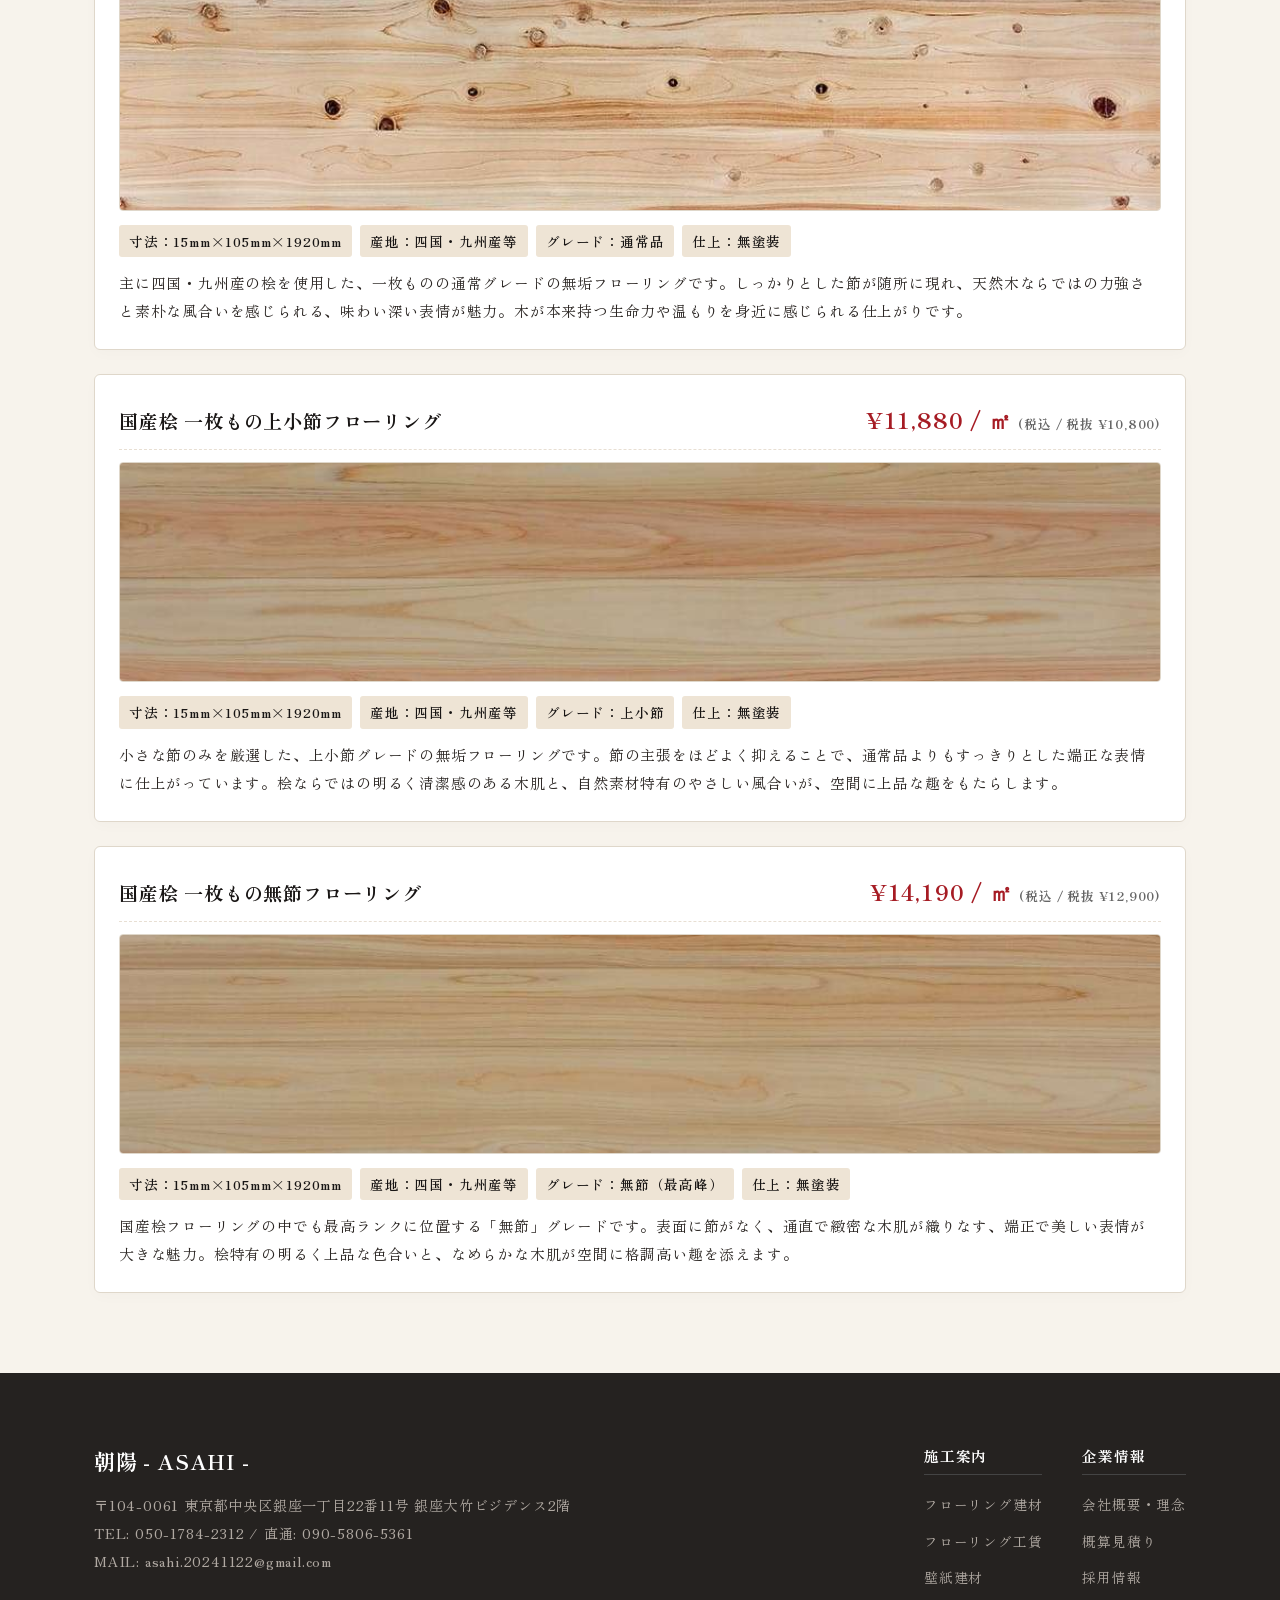
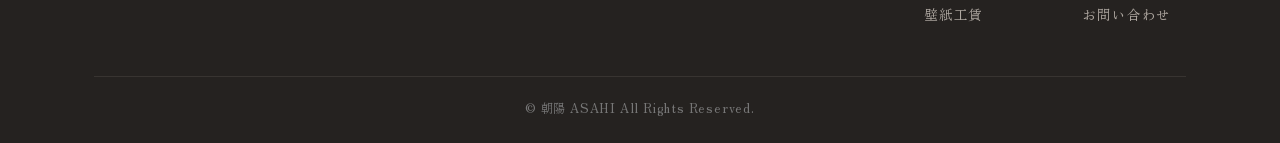
<file: flooring/materials.html>
<!DOCTYPE html>
<html lang="ja">
<head>
  <meta charset="UTF-8">
  <meta name="viewport" content="width=device-width, initial-scale=1.0">
  <title>フローリング建材一覧 | 朝陽 - ASAHI</title>
  <link rel="stylesheet" href="../css/style.css">
  <link href="https://fonts.googleapis.com/css2?family=Shippori+Mincho:wght@400;600;700;800&family=Zen+Old+Mincho:wght@400;700&display=swap" rel="stylesheet">
</head>
<body>

  <!-- ヘッダー -->
  <header>
    <div class="container header-inner">
      <a href="../index.html">
        <img src="../image/home/logo.png" alt="朝陽 ASAHI" class="brand-logo-img" onerror="this.src='data:image/svg+xml;utf8,<svg xmlns=\'http://www.w3.org/2000/svg\' width=\'120\' height=\'48\'><text x=\'10\' y=\'32\' font-size=\'24\' font-family=\'serif\' fill=\'%23181514\'>朝陽</text></svg>'">
      </a>
      <button class="menu-toggle" id="menuToggle" aria-label="メニュー開閉">☰</button>
      <nav class="global-nav" id="globalNav">
        <ul class="nav-list">
          <li class="nav-item"><a href="../about.html" class="nav-link">会社概要</a></li>
          <li class="nav-item">
            <a href="materials.html" class="nav-link">フローリング ▾</a>
            <ul class="dropdown-menu">
              <li><a href="materials.html">フローリング建材</a></li>
              <li><a href="service.html">フローリング工賃</a></li>
            </ul>
          </li>
          <li class="nav-item">
            <a href="../wallpaper/materials.html" class="nav-link">壁紙リフォーム ▾</a>
            <ul class="dropdown-menu">
              <li><a href="../wallpaper/materials.html">壁紙建材</a></li>
              <li><a href="../wallpaper/service.html">壁紙工賃</a></li>
            </ul>
          </li>
          <li class="nav-item"><a href="../estimate.html" class="nav-link">概算見積り</a></li>
          <li class="nav-item"><a href="../recruit.html" class="nav-link">採用情報</a></li>
        </ul>
        <a href="../contact.html" class="header-cta-btn">お問い合わせ・LINE</a>
      </nav>
    </div>
  </header>

  <!-- ページ見出しバナー（背景画像対応） -->
  <div class="page-header-banner" style="background-image: url('../image/home/flooring.jpg');">
    <div class="container">
      <p class="page-header-sub">FLOORING MATERIALS</p>
      <h1 class="page-header-title">フローリング建材</h1>
    </div>
  </div>

  <!-- タブ切り替えボタン -->
  <div class="category-tab-container">
    <div class="container">
      <div class="category-tabs">
        <a href="materials.html" class="tab-btn active">フローリング建材一覧</a>
        <a href="service.html" class="tab-btn">フローリング工賃・施工案内</a>
      </div>
    </div>
  </div>

  <!-- メインコンテンツ -->
  <main class="container" style="padding-top: 20px;">

    <!-- ================= 1. 吉野桧（床用フローリング） ================= -->
    <section style="margin-bottom: 60px;">
      <h2 style="font-size: 1.5rem; border-left: 5px solid var(--primary-red); padding-left: 14px; margin-bottom: 24px; color: var(--deep-sumi);">
        1. 吉野桧（床用フローリング）
      </h2>

      <!-- 1-1 通常品 -->
      <div class="material-card">
        <div class="mat-header">
          <span class="mat-name">吉野桧 一枚もの通常品フローリング</span>
          <span class="mat-price-tag">¥8,030 / ㎡ <small style="font-size:0.8rem; color:#666;">(税込 / 税抜 ¥7,300)</small></span>
        </div>
        <img src="../image/sizai/吉野桧 一枚もの通常品フローリング.jpg" alt="吉野桧 一枚もの通常品フローリング" class="mat-thumb-img">
        <div class="mat-badge-row">
          <span class="mat-grade-badge">寸法：15mm×110mm×1820mm</span>
          <span class="mat-grade-badge">グレード：通常品（節あり・埋木処理）</span>
          <span class="mat-grade-badge">仕上：無塗装</span>
        </div>
        <p style="color: var(--charcoal); font-size: 0.92rem; line-height: 1.9;">
          奈良県産の吉野桧を贅沢に使用した、一枚ものの無垢フローリングです。通常グレードならではの節や抜け節には、目立ちにくくするための埋め木処理を施しています。針葉樹特有のやさしく柔らかな足触りと、吉野桧が醸し出す上品で心地よい香りをお楽しみいただけます。
        </p>
      </div>

      <!-- 1-2 上小節 -->
      <div class="material-card">
        <div class="mat-header">
          <span class="mat-name">吉野桧 一枚もの上小節フローリング</span>
          <span class="mat-price-tag">¥11,550 / ㎡ <small style="font-size:0.8rem; color:#666;">(税込 / 税抜 ¥10,500)</small></span>
        </div>
        <img src="../image/sizai/吉野桧 一枚もの上小節フローリング.jpg" alt="吉野桧 一枚もの上小節フローリング" class="mat-thumb-img">
        <div class="mat-badge-row">
          <span class="mat-grade-badge">寸法：15mm×110mm×1820mm</span>
          <span class="mat-grade-badge">グレード：上小節</span>
          <span class="mat-grade-badge">仕上：無塗装</span>
        </div>
        <p style="color: var(--charcoal); font-size: 0.92rem; line-height: 1.9;">
          直径10mm〜20mm程度の小さな節（上小節）が控えめに現れ、天然木ならではの趣を残しながらも、通常品よりすっきりとした端正で落ち着きのある表情に仕上がっています。また、死節部分には特殊なコマ型埋木処理を施しており、木の風合いを活かしながら、耐久性と美観を兼ね備えた仕上がりを実現しています。
        </p>
      </div>

      <!-- 1-3 無節 -->
      <div class="material-card">
        <div class="mat-header">
          <span class="mat-name">吉野桧 一枚もの無節フローリング</span>
          <span class="mat-price-tag">¥18,480 / ㎡ <small style="font-size:0.8rem; color:#666;">(税込 / 税抜 ¥16,800)</small></span>
        </div>
        <img src="../image/sizai/吉野桧 一枚もの無節フローリング.jpg" alt="吉野桧 一枚もの無節フローリング" class="mat-thumb-img">
        <div class="mat-badge-row">
          <span class="mat-grade-badge">寸法：15mm×110mm×1820mm</span>
          <span class="mat-grade-badge">グレード：無節（最高級）</span>
          <span class="mat-grade-badge">仕上：無塗装</span>
        </div>
        <p style="color: var(--charcoal); font-size: 0.92rem; line-height: 1.9;">
          表面に節がほとんど現れない、桧の中でも最高峰に位置する「無節」グレード。桧特有のきめ細やかでなめらかな木肌に加え、光を受けて美しく際立つ上品な光沢と、端正で繊細な木目が魅力です。
        </p>
      </div>
    </section>

    <!-- ================= 2. 吉野桧（壁・天井パネリング/羽目板） ================= -->
    <section style="margin-bottom: 60px;">
      <h2 style="font-size: 1.5rem; border-left: 5px solid var(--primary-red); padding-left: 14px; margin-bottom: 24px; color: var(--deep-sumi);">
        2. 吉野桧（壁・天井パネリング／羽目板）
      </h2>

      <!-- 2-1 パネリング通常品 -->
      <div class="material-card">
        <div class="mat-header">
          <span class="mat-name">吉野桧 パネリング通常品</span>
          <span class="mat-price-tag">¥7,480 / ㎡ <small style="font-size:0.8rem; color:#666;">(税込 / 税抜 ¥6,800)</small></span>
        </div>
        <img src="../image/sizai/吉野桧 パネリング通常品.jpg" alt="吉野桧 パネリング通常品" class="mat-thumb-img">
        <div class="mat-badge-row">
          <span class="mat-grade-badge">寸法：12mm×108mm×2000mm</span>
          <span class="mat-grade-badge">グレード：通常品</span>
          <span class="mat-grade-badge">仕上：無塗装</span>
        </div>
        <p style="color: var(--charcoal); font-size: 0.92rem; line-height: 1.9;">
          壁面や天井を美しく彩る、内装用の吉野桧パネリング（羽目板）です。吉野桧ならではのきめ細やかな木肌と、空間を包み込むような清々しく上品な芳香が魅力。桧の自然な香りが心地よい癒しの空間を演出するとともに、木材が持つ防虫性や調湿性も期待できます。
        </p>
      </div>

      <!-- 2-2 パネリング上小節 -->
      <div class="material-card">
        <div class="mat-header">
          <span class="mat-name">吉野桧 パネリング上小節</span>
          <span class="mat-price-tag">¥9,900 / ㎡ <small style="font-size:0.8rem; color:#666;">(税込 / 税抜 ¥9,000)</small></span>
        </div>
        <img src="../image/sizai/吉野桧 パネリング上小節.jpg" alt="吉野桧 パネリング上小節" class="mat-thumb-img">
        <div class="mat-badge-row">
          <span class="mat-grade-badge">寸法：12mm×108mm×2000mm</span>
          <span class="mat-grade-badge">グレード：上小節</span>
          <span class="mat-grade-badge">仕上：無塗装</span>
        </div>
        <p style="color: var(--charcoal); font-size: 0.92rem; line-height: 1.9;">
          小さな節が控えめに点在する、上小節グレードの吉野桧パネリングです。天然木ならではの趣をほどよく残しながら、節の主張を抑えたすっきりとした表情が魅力。桧の明るく美しい木肌が空間を軽やかに彩り、洗練された印象を与えます。
        </p>
      </div>

      <!-- 2-3 パネリング無節 -->
      <div class="material-card">
        <div class="mat-header">
          <span class="mat-name">吉野桧 パネリング無節</span>
          <span class="mat-price-tag">¥16,500 / ㎡ <small style="font-size:0.8rem; color:#666;">(税込 / 税抜 ¥15,000)</small></span>
        </div>
        <img src="../image/sizai/吉野桧 パネリング無節.jpg" alt="吉野桧 パネリング無節" class="mat-thumb-img">
        <div class="mat-badge-row">
          <span class="mat-grade-badge">寸法：12mm×108mm×2000mm</span>
          <span class="mat-grade-badge">グレード：無節（最高級）</span>
          <span class="mat-grade-badge">仕上：無塗装</span>
        </div>
        <p style="color: var(--charcoal); font-size: 0.92rem; line-height: 1.9;">
          表面に節がほとんど見られない、最上級の「無節」グレードで仕上げた吉野桧のパネリング材です。整然とした美しい柾目・板目と、桧特有の明るく上品な光沢が際立ち、壁や天井一面に張ることで、空間全体を格調高く演出します。
        </p>
      </div>
    </section>

    <!-- ================= 3. 吉野桧（床暖房兼用フローリング） ================= -->
    <section style="margin-bottom: 60px;">
      <h2 style="font-size: 1.5rem; border-left: 5px solid var(--primary-red); padding-left: 14px; margin-bottom: 24px; color: var(--deep-sumi);">
        3. 吉野桧（床暖房兼用フローリング）
      </h2>

      <!-- 3-1 床暖房兼用 通常品 -->
      <div class="material-card">
        <div class="mat-header">
          <span class="mat-name">吉野桧 一枚もの（床暖房兼用）通常品フローリング</span>
          <span class="mat-price-tag">¥10,989 / ㎡ <small style="font-size:0.8rem; color:#666;">(税込 / 税抜 ¥9,990)</small></span>
        </div>
        <img src="../image/sizai/吉野桧 一枚もの（床暖房兼用）通常品フローリング.jpg" alt="吉野桧 床暖房兼用 通常品フローリング" class="mat-thumb-img">
        <div class="mat-badge-row">
          <span class="mat-grade-badge">寸法：15mm×110mm×1820mm</span>
          <span class="mat-grade-badge">仕様：床暖房対応（熱源60℃まで）</span>
          <span class="mat-grade-badge">グレード：通常品</span>
          <span class="mat-grade-badge">仕上：無塗装</span>
        </div>
        <p style="color: var(--charcoal); font-size: 0.92rem; line-height: 1.9;">
          熱源温度60℃までの床暖房に対応した、一枚ものの純国産無垢フローリングです。天然木ならではの豊かな風合いと無垢材の心地よさを楽しみながら、床暖房による快適な暖かさを取り入れられる仕様。床暖房の熱変化によって節が痩せ、抜け落ちることを防ぐため、あらかじめ丁寧な埋木処理を施しています。
        </p>
      </div>

      <!-- 3-2 床暖房兼用 上小節 -->
      <div class="material-card">
        <div class="mat-header">
          <span class="mat-name">吉野桧 一枚もの（床暖房兼用）上小節フローリング</span>
          <span class="mat-price-tag">¥15,950 / ㎡ <small style="font-size:0.8rem; color:#666;">(税込 / 税抜 ¥14,500)</small></span>
        </div>
        <img src="../image/sizai/吉野桧 一枚もの（床暖房兼用）上小節フローリング.jpg" alt="吉野桧 床暖房兼用 上小節フローリング" class="mat-thumb-img">
        <div class="mat-badge-row">
          <span class="mat-grade-badge">寸法：15mm×110mm×1820mm</span>
          <span class="mat-grade-badge">仕様：床暖房対応（熱源60℃まで）</span>
          <span class="mat-grade-badge">グレード：上小節</span>
          <span class="mat-grade-badge">仕上：無塗装</span>
        </div>
        <p style="color: var(--charcoal); font-size: 0.92rem; line-height: 1.9;">
          床暖房に対応した、上小節グレードの無垢フローリングです。控えめで小さな節がほどよく現れることで、天然木ならではの趣を残しながらも、すっきりと端正な表情に仕上がっています。
        </p>
      </div>
    </section>

    <!-- ================= 4. 国産桧（四国・九州産等） ================= -->
    <section style="margin-bottom: 60px;">
      <h2 style="font-size: 1.5rem; border-left: 5px solid var(--primary-red); padding-left: 14px; margin-bottom: 24px; color: var(--deep-sumi);">
        4. 国産桧（四国・九州産等）
      </h2>

      <!-- 4-1 国産桧 通常品 -->
      <div class="material-card">
        <div class="mat-header">
          <span class="mat-name">国産桧 一枚もの通常品フローリング</span>
          <span class="mat-price-tag">¥6,930 / ㎡ <small style="font-size:0.8rem; color:#666;">(税込 / 税抜 ¥6,300)</small></span>
        </div>
        <img src="../image/sizai/国産桧 一枚もの通常品フローリング.jpg" alt="国産桧 一枚もの通常品フローリング" class="mat-thumb-img">
        <div class="mat-badge-row">
          <span class="mat-grade-badge">寸法：15mm×105mm×1920mm</span>
          <span class="mat-grade-badge">産地：四国・九州産等</span>
          <span class="mat-grade-badge">グレード：通常品</span>
          <span class="mat-grade-badge">仕上：無塗装</span>
        </div>
        <p style="color: var(--charcoal); font-size: 0.92rem; line-height: 1.9;">
          主に四国・九州産の桧を使用した、一枚ものの通常グレードの無垢フローリングです。しっかりとした節が随所に現れ、天然木ならではの力強さと素朴な風合いを感じられる、味わい深い表情が魅力。木が本来持つ生命力や温もりを身近に感じられる仕上がりです。
        </p>
      </div>

      <!-- 4-2 国産桧 上小節 -->
      <div class="material-card">
        <div class="mat-header">
          <span class="mat-name">国産桧 一枚もの上小節フローリング</span>
          <span class="mat-price-tag">¥11,880 / ㎡ <small style="font-size:0.8rem; color:#666;">(税込 / 税抜 ¥10,800)</small></span>
        </div>
        <img src="../image/sizai/国産桧 一枚もの上小節フローリング.jpg" alt="国産桧 一枚もの上小節フローリング" class="mat-thumb-img">
        <div class="mat-badge-row">
          <span class="mat-grade-badge">寸法：15mm×105mm×1920mm</span>
          <span class="mat-grade-badge">産地：四国・九州産等</span>
          <span class="mat-grade-badge">グレード：上小節</span>
          <span class="mat-grade-badge">仕上：無塗装</span>
        </div>
        <p style="color: var(--charcoal); font-size: 0.92rem; line-height: 1.9;">
          小さな節のみを厳選した、上小節グレードの無垢フローリングです。節の主張をほどよく抑えることで、通常品よりもすっきりとした端正な表情に仕上がっています。桧ならではの明るく清潔感のある木肌と、自然素材特有のやさしい風合いが、空間に上品な趣をもたらします。
        </p>
      </div>

      <!-- 4-3 国産桧 無節 -->
      <div class="material-card">
        <div class="mat-header">
          <span class="mat-name">国産桧 一枚もの無節フローリング</span>
          <span class="mat-price-tag">¥14,190 / ㎡ <small style="font-size:0.8rem; color:#666;">(税込 / 税抜 ¥12,900)</small></span>
        </div>
        <img src="../image/sizai/国産桧 一枚もの無節フローリング.jpg" alt="国産桧 一枚もの無節フローリング" class="mat-thumb-img">
        <div class="mat-badge-row">
          <span class="mat-grade-badge">寸法：15mm×105mm×1920mm</span>
          <span class="mat-grade-badge">産地：四国・九州産等</span>
          <span class="mat-grade-badge">グレード：無節（最高峰）</span>
          <span class="mat-grade-badge">仕上：無塗装</span>
        </div>
        <p style="color: var(--charcoal); font-size: 0.92rem; line-height: 1.9;">
          国産桧フローリングの中でも最高ランクに位置する「無節」グレードです。表面に節がなく、通直で緻密な木肌が織りなす、端正で美しい表情が大きな魅力。桧特有の明るく上品な色合いと、なめらかな木肌が空間に格調高い趣を添えます。
        </p>
      </div>
    </section>

  </main>

  <!-- フッター -->
  <footer>
    <div class="container">
      <div class="footer-inner">
        <div class="footer-brand">
          <h4>朝陽 - ASAHI -</h4>
          <address class="footer-address">
            〒104-0061 東京都中央区銀座一丁目22番11号 銀座大竹ビジデンス2階<br>
            TEL: 050-1784-2312 / 直通: 090-5806-5361<br>
            MAIL: asahi.20241122@gmail.com
          </address>
        </div>
        <div class="footer-nav">
          <div class="footer-nav-col">
            <h5>施工案内</h5>
            <ul>
              <li><a href="materials.html">フローリング建材</a></li>
              <li><a href="service.html">フローリング工賃</a></li>
              <li><a href="../wallpaper/materials.html">壁紙建材</a></li>
              <li><a href="../wallpaper/service.html">壁紙工賃</a></li>
            </ul>
          </div>
          <div class="footer-nav-col">
            <h5>企業情報</h5>
            <ul>
              <li><a href="../about.html">会社概要・理念</a></li>
              <li><a href="../estimate.html">概算見積り</a></li>
              <li><a href="../recruit.html">採用情報</a></li>
              <li><a href="../contact.html">お問い合わせ</a></li>
            </ul>
          </div>
        </div>
      </div>
      <p class="copyright">&copy; 朝陽 ASAHI All Rights Reserved.</p>
    </div>
  </footer>

  <script src="../js/main.js"></script>
</body>
</html>
</file>
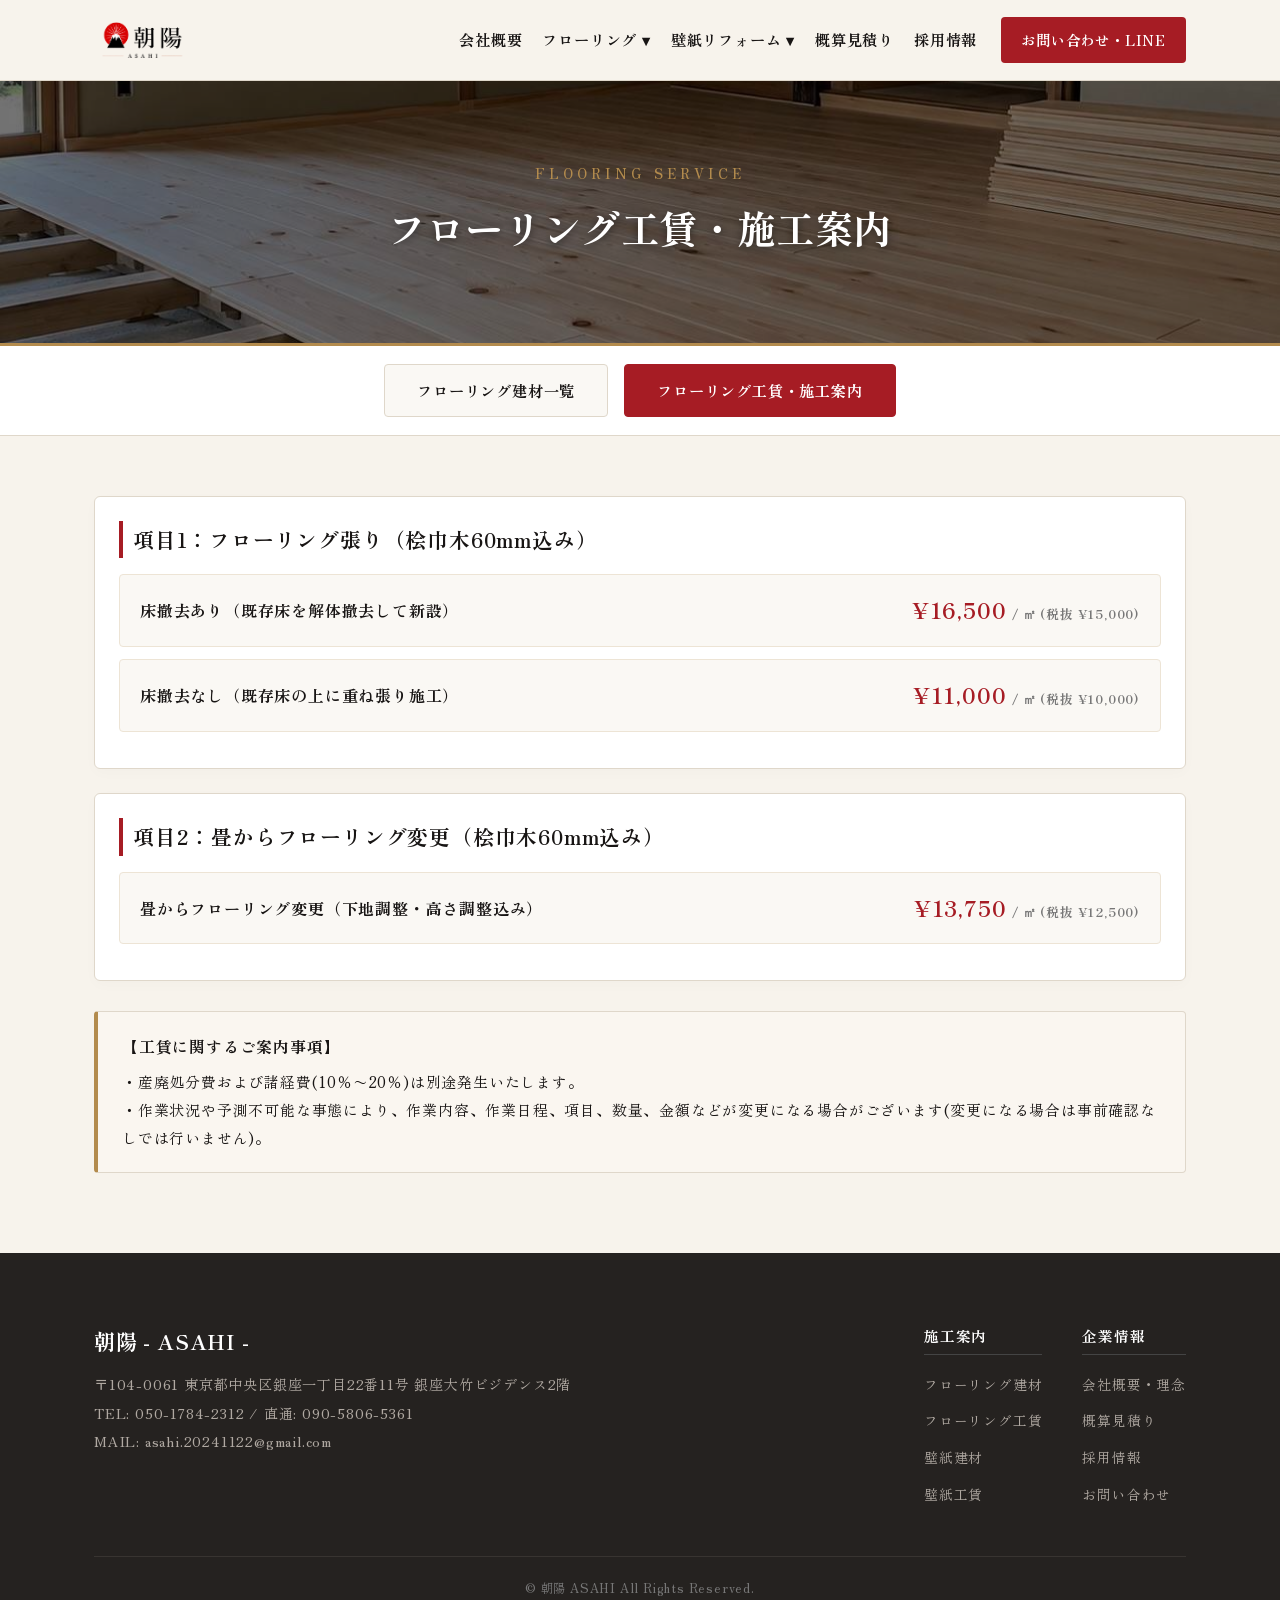
<file: flooring/service.html>
<!DOCTYPE html>
<html lang="ja">
<head>
  <meta charset="UTF-8">
  <meta name="viewport" content="width=device-width, initial-scale=1.0">
  <title>フローリング工賃・施工案内 | 朝陽 - ASAHI</title>
  <link rel="stylesheet" href="../css/style.css">
  <link href="https://fonts.googleapis.com/css2?family=Shippori+Mincho:wght@400;600;700;800&family=Zen+Old+Mincho:wght@400;700&display=swap" rel="stylesheet">
</head>
<body>

  <!-- ヘッダー -->
  <header>
    <div class="container header-inner">
      <a href="../index.html">
        <img src="../image/home/logo.png" alt="朝陽 ASAHI" class="brand-logo-img" onerror="this.src='data:image/svg+xml;utf8,<svg xmlns=\'http://www.w3.org/2000/svg\' width=\'120\' height=\'48\'><text x=\'10\' y=\'32\' font-size=\'24\' font-family=\'serif\' fill=\'%23181514\'>朝陽</text></svg>'">
      </a>
      <button class="menu-toggle" id="menuToggle" aria-label="メニュー開閉">☰</button>
      <nav class="global-nav" id="globalNav">
        <ul class="nav-list">
          <li class="nav-item"><a href="../about.html" class="nav-link">会社概要</a></li>
          <li class="nav-item">
            <a href="materials.html" class="nav-link">フローリング ▾</a>
            <ul class="dropdown-menu">
              <li><a href="materials.html">フローリング建材</a></li>
              <li><a href="service.html">フローリング工賃</a></li>
            </ul>
          </li>
          <li class="nav-item">
            <a href="../wallpaper/materials.html" class="nav-link">壁紙リフォーム ▾</a>
            <ul class="dropdown-menu">
              <li><a href="../wallpaper/materials.html">壁紙建材</a></li>
              <li><a href="../wallpaper/service.html">壁紙工賃</a></li>
            </ul>
          </li>
          <li class="nav-item"><a href="../estimate.html" class="nav-link">概算見積り</a></li>
          <li class="nav-item"><a href="../recruit.html" class="nav-link">採用情報</a></li>
        </ul>
        <a href="../contact.html" class="header-cta-btn">お問い合わせ・LINE</a>
      </nav>
    </div>
  </header>

  <!-- ページ見出しバナー -->
  <div class="page-header-banner" style="background-image: url('../image/home/flooring.jpg');">
    <div class="container">
      <p class="page-header-sub">FLOORING SERVICE</p>
      <h1 class="page-header-title">フローリング工賃・施工案内</h1>
    </div>
  </div>

  <!-- タブ切り替えボタン -->
  <div class="category-tab-container">
    <div class="container">
      <div class="category-tabs">
        <a href="materials.html" class="tab-btn">フローリング建材一覧</a>
        <a href="service.html" class="tab-btn active">フローリング工賃・施工案内</a>
      </div>
    </div>
  </div>

  <main class="container" style="padding-top: 20px;">
    <!-- 項目1 -->
    <div class="labor-block">
      <h3 style="font-size: 1.3rem; margin-bottom: 16px; border-left: 4px solid var(--primary-red); padding-left: 10px; color: var(--deep-sumi);">
        項目1：フローリング張り（桧巾木60mm込み）
      </h3>

      <div class="labor-sub-item">
        <div style="font-weight: 700; color: var(--deep-sumi);">床撤去あり（既存床を解体撤去して新設）</div>
        <div class="labor-sub-price">¥16,500 <small style="font-size:0.8rem; color:#777;">/ ㎡ (税抜 ¥15,000)</small></div>
      </div>

      <div class="labor-sub-item">
        <div style="font-weight: 700; color: var(--deep-sumi);">床撤去なし（既存床の上に重ね張り施工）</div>
        <div class="labor-sub-price">¥11,000 <small style="font-size:0.8rem; color:#777;">/ ㎡ (税抜 ¥10,000)</small></div>
      </div>
    </div>

    <!-- 項目2 -->
    <div class="labor-block">
      <h3 style="font-size: 1.3rem; margin-bottom: 16px; border-left: 4px solid var(--primary-red); padding-left: 10px; color: var(--deep-sumi);">
        項目2：畳からフローリング変更（桧巾木60mm込み）
      </h3>

      <div class="labor-sub-item">
        <div style="font-weight: 700; color: var(--deep-sumi);">畳からフローリング変更（下地調整・高さ調整込み）</div>
        <div class="labor-sub-price">¥13,750 <small style="font-size:0.8rem; color:#777;">/ ㎡ (税抜 ¥12,500)</small></div>
      </div>
    </div>

    <!-- 注意事項枠（文面修正版） -->
    <div style="background: #faf6f0; border: 1px solid var(--border-wood); border-left: 4px solid var(--gold); padding: 20px 24px; border-radius: 4px; font-size: 0.92rem; line-height: 1.9; margin-top: 30px;">
      <strong style="color: var(--deep-sumi); display: block; margin-bottom: 6px; font-size: 0.98rem;">【工賃に関するご案内事項】</strong>
      ・産廃処分費および諸経費(10％〜20％)は別途発生いたします。<br>
      ・作業状況や予測不可能な事態により、作業内容、作業日程、項目、数量、金額などが変更になる場合がございます(変更になる場合は事前確認なしでは行いません)。
    </div>
  </main>

  <!-- フッター -->
  <footer>
    <div class="container">
      <div class="footer-inner">
        <div class="footer-brand">
          <h4>朝陽 - ASAHI -</h4>
          <address class="footer-address">
            〒104-0061 東京都中央区銀座一丁目22番11号 銀座大竹ビジデンス2階<br>
            TEL: 050-1784-2312 / 直通: 090-5806-5361<br>
            MAIL: asahi.20241122@gmail.com
          </address>
        </div>
        <div class="footer-nav">
          <div class="footer-nav-col">
            <h5>施工案内</h5>
            <ul>
              <li><a href="materials.html">フローリング建材</a></li>
              <li><a href="service.html">フローリング工賃</a></li>
              <li><a href="../wallpaper/materials.html">壁紙建材</a></li>
              <li><a href="../wallpaper/service.html">壁紙工賃</a></li>
            </ul>
          </div>
          <div class="footer-nav-col">
            <h5>企業情報</h5>
            <ul>
              <li><a href="../about.html">会社概要・理念</a></li>
              <li><a href="../estimate.html">概算見積り</a></li>
              <li><a href="../recruit.html">採用情報</a></li>
              <li><a href="../contact.html">お問い合わせ</a></li>
            </ul>
          </div>
        </div>
      </div>
      <p class="copyright">&copy; 朝陽 ASAHI All Rights Reserved.</p>
    </div>
  </footer>

  <script src="../js/main.js"></script>
</body>
</html>
</file>
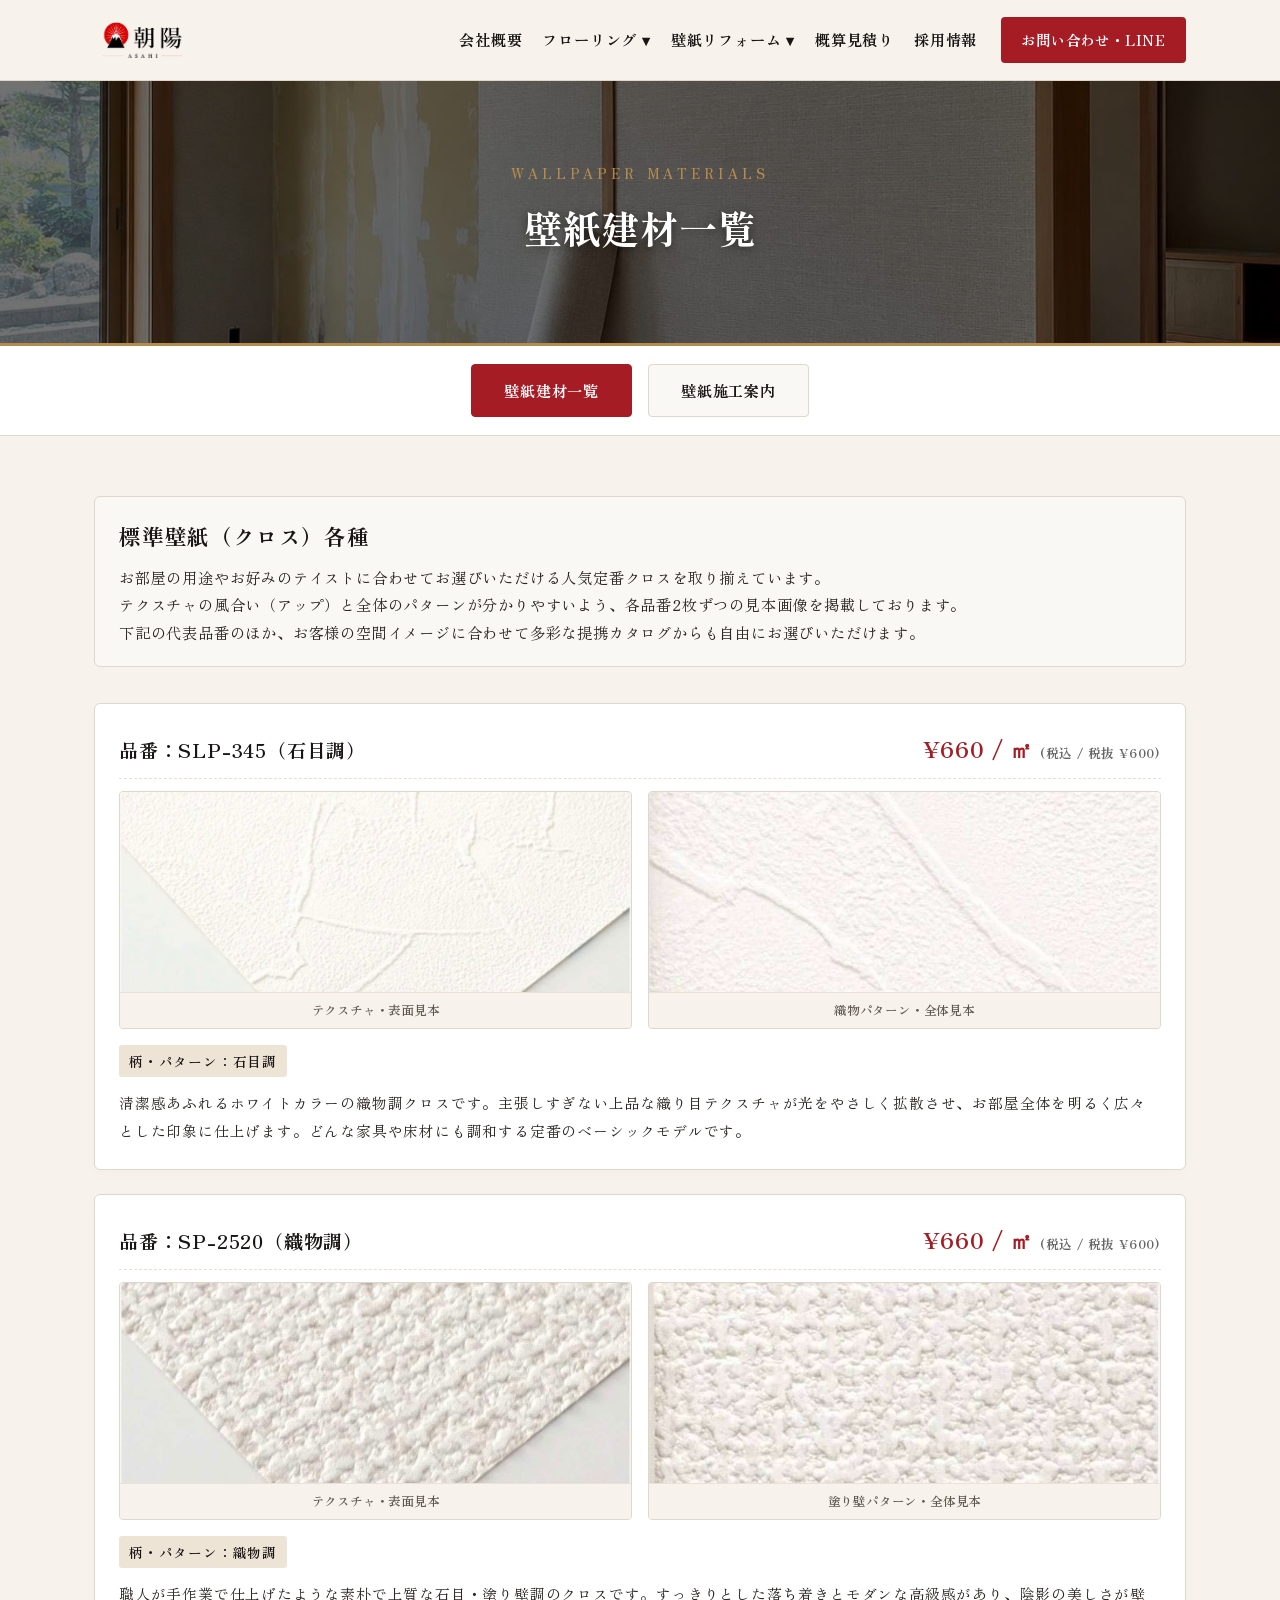
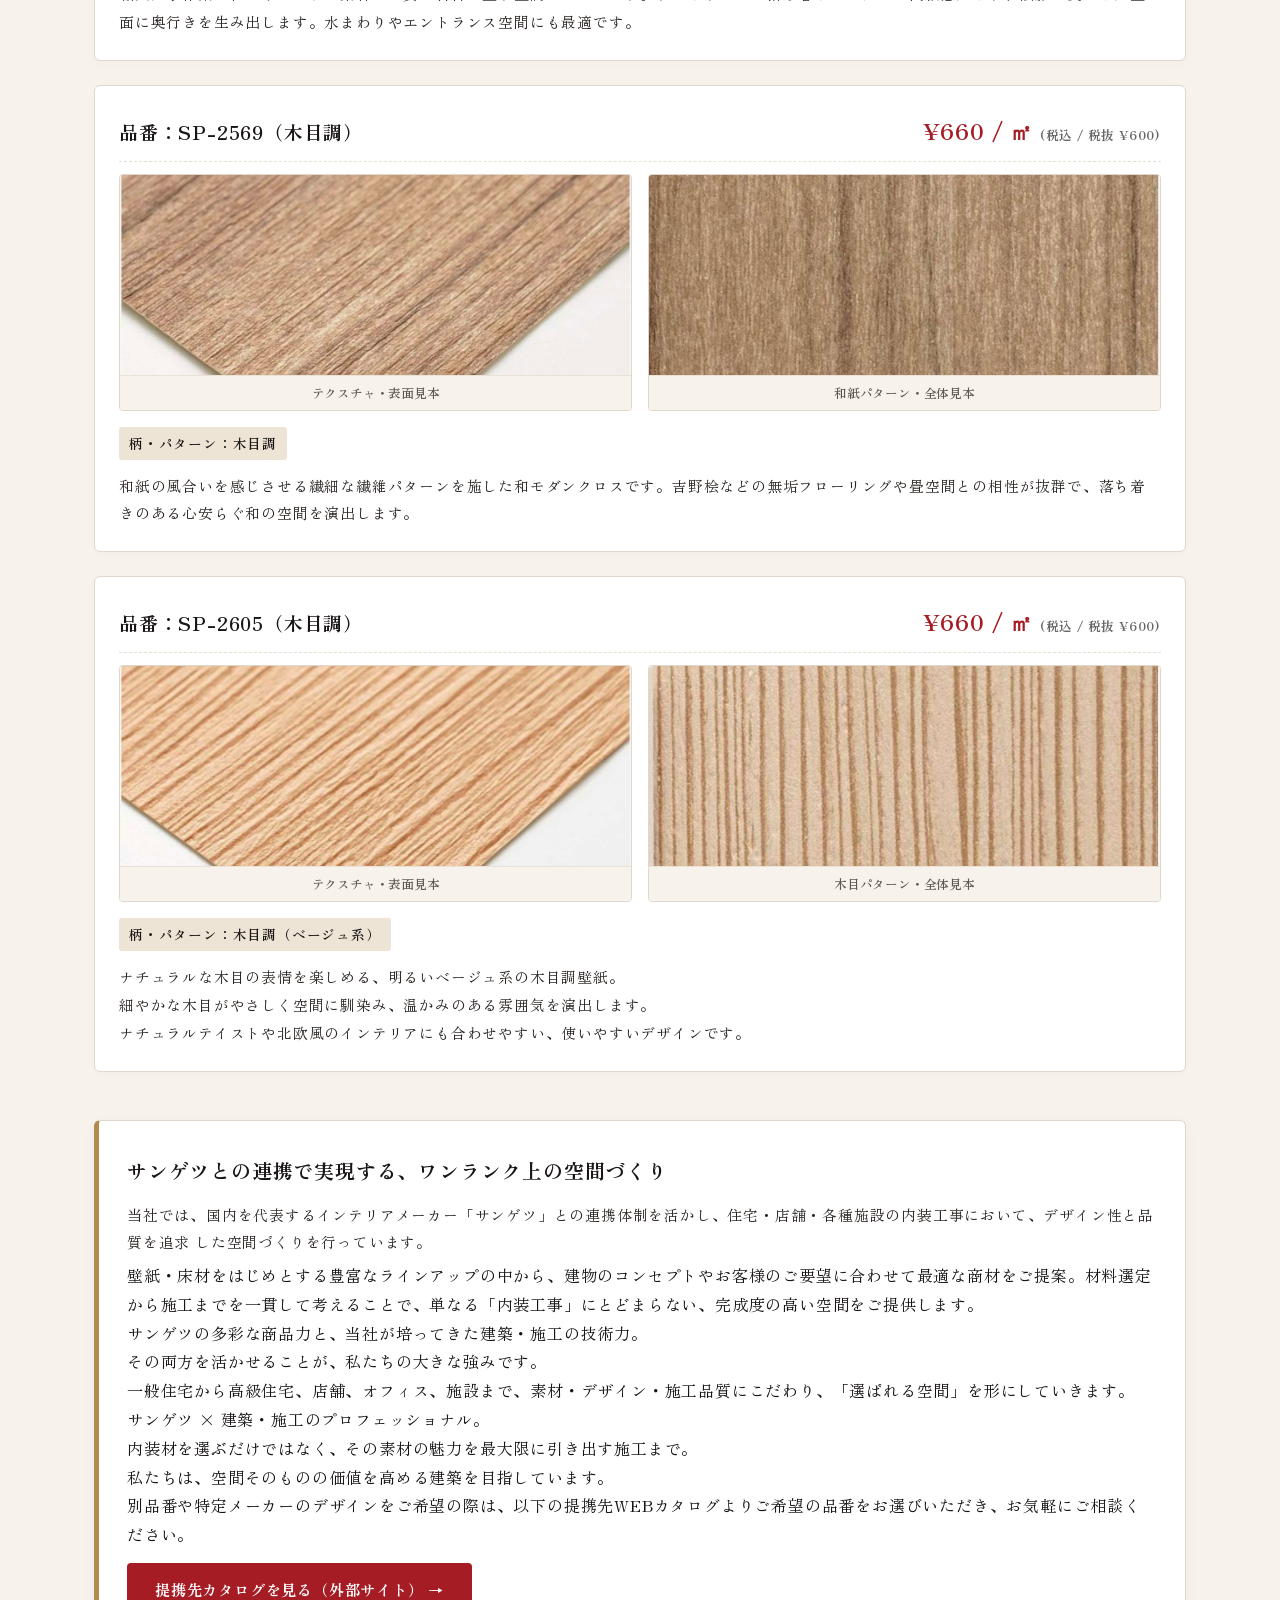
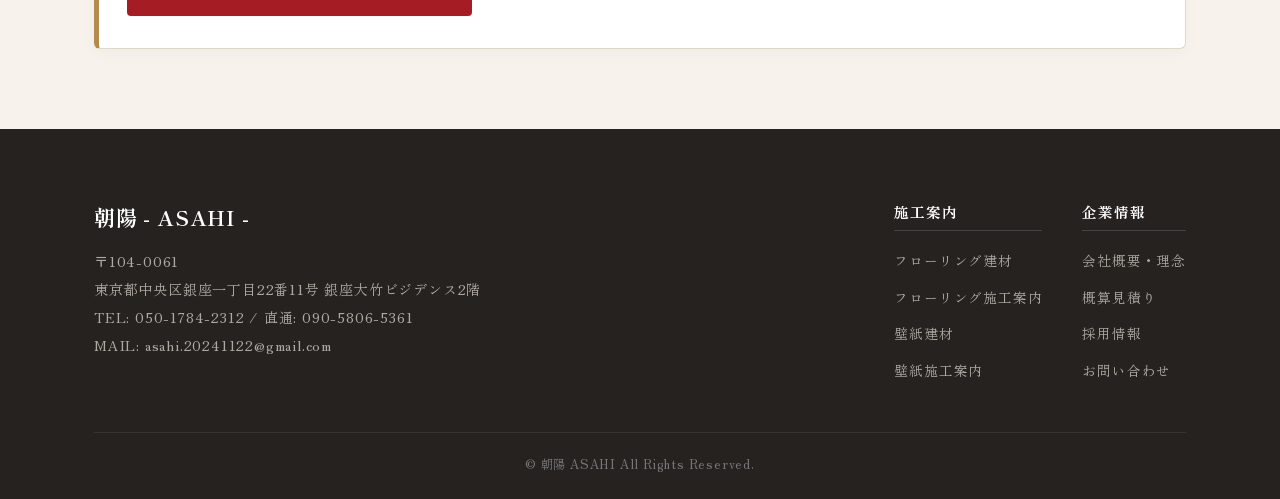
<file: wallpaper/materials.html>
<!DOCTYPE html>
<html lang="ja">
<head>
  <meta charset="UTF-8">
  <meta name="viewport" content="width=device-width, initial-scale=1.0">
  <title>壁紙建材一覧 | 朝陽 - ASAHI</title>
  <link rel="stylesheet" href="../css/style.css">
  <link href="https://fonts.googleapis.com/css2?family=Shippori+Mincho:wght@400;600;700;800&family=Zen+Old+Mincho:wght@400;700&display=swap" rel="stylesheet">
  <style>
    /* 2枚並び画像ギャラリー用スタイル */
    .wallpaper-img-grid {
      display: grid;
      grid-template-columns: 1fr 1fr;
      gap: 16px;
      margin-bottom: 16px;
    }

    .wallpaper-img-box {
      background: #faf8f4;
      border: 1px solid var(--border-wood);
      border-radius: 4px;
      overflow: hidden;
      display: flex;
      flex-direction: column;
    }

    .wallpaper-photo {
      width: 100%;
      height: 200px;
      object-fit: cover;
      object-position: center;
      display: block;
      transition: transform 0.3s ease;
    }

    .wallpaper-photo:hover {
      transform: scale(1.03);
    }

    .wallpaper-img-label {
      font-size: 0.78rem;
      color: var(--text-sub);
      text-align: center;
      padding: 6px 4px;
      background: #f7f3ec;
      border-top: 1px solid #ebe2d5;
      font-weight: 600;
    }

    /* 提携先カタログ案内ボックス */
    .partner-catalog-box {
      background: #fff;
      border: 1px solid var(--border-wood);
      border-left: 5px solid var(--gold);
      border-radius: 6px;
      padding: 32px 28px;
      margin: 48px 0 60px;
      box-shadow: 0 4px 16px rgba(0, 0, 0, 0.03);
    }

    .partner-catalog-btn {
      display: inline-block;
      background: var(--primary-red);
      color: #fff;
      padding: 13px 28px;
      border-radius: 4px;
      font-weight: 700;
      font-size: 0.95rem;
      text-decoration: none;
      transition: opacity 0.2s ease;
      margin-top: 14px;
    }

    .partner-catalog-btn:hover {
      opacity: 0.88;
    }

    @media (max-width: 600px) {
      .wallpaper-img-grid {
        grid-template-columns: 1fr;
        gap: 12px;
      }
      .wallpaper-photo {
        height: 180px;
      }
      .partner-catalog-box {
        padding: 24px 18px;
      }
    }
  </style>
</head>
<body>

  <!-- ヘッダー -->
  <header>
    <div class="container header-inner">
      <a href="../index.html">
        <img src="../image/home/logo.png" alt="朝陽 ASAHI" class="brand-logo-img" onerror="this.src='data:image/svg+xml;utf8,<svg xmlns=\'http://www.w3.org/2000/svg\' width=\'120\' height=\'48\'><text x=\'10\' y=\'32\' font-size=\'24\' font-family=\'serif\' fill=\'%23181514\'>朝陽</text></svg>'">
      </a>
      <button class="menu-toggle" id="menuToggle" aria-label="メニュー開閉">☰</button>
      <nav class="global-nav" id="globalNav">
        <ul class="nav-list">
          <li class="nav-item"><a href="../about.html" class="nav-link">会社概要</a></li>
          <li class="nav-item">
            <a href="../flooring/materials.html" class="nav-link">フローリング ▾</a>
            <ul class="dropdown-menu">
              <li><a href="../flooring/materials.html">フローリング建材</a></li>
              <li><a href="../flooring/service.html">フローリング施工案内</a></li>
            </ul>
          </li>
          <li class="nav-item">
            <a href="materials.html" class="nav-link">壁紙リフォーム ▾</a>
            <ul class="dropdown-menu">
              <li><a href="materials.html">壁紙建材</a></li>
              <li><a href="service.html">壁紙施工案内</a></li>
            </ul>
          </li>
          <li class="nav-item"><a href="../estimate.html" class="nav-link">概算見積り</a></li>
          <li class="nav-item"><a href="../recruit.html" class="nav-link">採用情報</a></li>
        </ul>
        <a href="../contact.html" class="header-cta-btn">お問い合わせ・LINE</a>
      </nav>
    </div>
  </header>

  <!-- ページ見出しバナー -->
  <div class="page-header-banner" style="background-image: url('../image/home/wallpaper.jpg');">
    <div class="container">
      <p class="page-header-sub">WALLPAPER MATERIALS</p>
      <h1 class="page-header-title">壁紙建材一覧</h1>
    </div>
  </div>

  <!-- タブ切り替えボタン -->
  <div class="category-tab-container">
    <div class="container">
      <div class="category-tabs">
        <a href="materials.html" class="tab-btn active">壁紙建材一覧</a>
        <a href="service.html" class="tab-btn">壁紙施工案内</a>
      </div>
    </div>
  </div>

  <!-- メインコンテンツ -->
  <main class="container" style="padding-top: 20px;">
    
    <!-- 案内インフォメーション -->
    <div style="background: #faf8f4; border: 1px solid var(--border-wood); border-radius: 6px; padding: 20px 24px; margin-bottom: 36px;">
      <h2 style="font-size: 1.35rem; color: var(--deep-sumi); margin-bottom: 8px;">標準壁紙（クロス）各種</h2>
      <p style="color: var(--charcoal); font-size: 0.95rem; line-height: 1.8;">
        お部屋の用途やお好みのテイストに合わせてお選びいただける人気定番クロスを取り揃えています。<br>
        テクスチャの風合い（アップ）と全体のパターンが分かりやすいよう、各品番2枚ずつの見本画像を掲載しております。<br>
        下記の代表品番のほか、お客様の空間イメージに合わせて多彩な提携カタログからも自由にお選びいただけます。
      </p>
    </div>

    <!-- 壁紙一覧カード群（品番昇順） -->
    <section style="margin-bottom: 30px;">
      
      <!-- 1. SLP-345（石目調） -->
      <div class="material-card">
        <div class="mat-header">
          <span class="mat-name">品番：SLP-345（石目調）</span>
          <span class="mat-price-tag">¥660 / ㎡ <small style="font-size:0.8rem; color:#666;">(税込 / 税抜 ¥600)</small></span>
        </div>

        <!-- 2枚画像グリッド -->
        <div class="wallpaper-img-grid">
          <div class="wallpaper-img-box">
            <img src="../image/sizai/SLP-345-1.jpg" alt="壁紙品番 SLP-345 拡大見本" class="wallpaper-photo" onerror="this.src='../image/sizai/SLP-345.jpg';">
            <div class="wallpaper-img-label">テクスチャ・表面見本</div>
          </div>
          <div class="wallpaper-img-box">
            <img src="../image/sizai/SLP-345-2.jpg" alt="壁紙品番 SLP-345 パターン見本" class="wallpaper-photo" onerror="this.parentElement.style.display='none';">
            <div class="wallpaper-img-label">織物パターン・全体見本</div>
          </div>
        </div>

        <div class="mat-badge-row">
          <span class="mat-grade-badge">柄・パターン：石目調</span>
        </div>
        <p style="color: var(--charcoal); font-size: 0.92rem; line-height: 1.9;">
          清潔感あふれるホワイトカラーの織物調クロスです。主張しすぎない上品な織り目テクスチャが光をやさしく拡散させ、お部屋全体を明るく広々とした印象に仕上げます。どんな家具や床材にも調和する定番のベーシックモデルです。
        </p>
      </div>

      <!-- 2. SP-2520（織物調） -->
      <div class="material-card">
        <div class="mat-header">
          <span class="mat-name">品番：SP-2520（織物調）</span>
          <span class="mat-price-tag">¥660 / ㎡ <small style="font-size:0.8rem; color:#666;">(税込 / 税抜 ¥600)</small></span>
        </div>

        <!-- 2枚画像グリッド -->
        <div class="wallpaper-img-grid">
          <div class="wallpaper-img-box">
            <img src="../image/sizai/SP-2520-1.jpg" alt="壁紙品番 SP-2520 拡大見本" class="wallpaper-photo" onerror="this.src='../image/sizai/SP-2520.jpg';">
            <div class="wallpaper-img-label">テクスチャ・表面見本</div>
          </div>
          <div class="wallpaper-img-box">
            <img src="../image/sizai/SP-2520-2.jpg" alt="壁紙品番 SP-2520 パターン見本" class="wallpaper-photo" onerror="this.parentElement.style.display='none';">
            <div class="wallpaper-img-label">塗り壁パターン・全体見本</div>
          </div>
        </div>

        <div class="mat-badge-row">
          <span class="mat-grade-badge">柄・パターン：織物調</span>
        </div>
        <p style="color: var(--charcoal); font-size: 0.92rem; line-height: 1.9;">
          職人が手作業で仕上げたような素朴で上質な石目・塗り壁調のクロスです。すっきりとした落ち着きとモダンな高級感があり、陰影の美しさが壁面に奥行きを生み出します。水まわりやエントランス空間にも最適です。
        </p>
      </div>

      <!-- 3. SP-2569（木目調） -->
      <div class="material-card">
        <div class="mat-header">
          <span class="mat-name">品番：SP-2569（木目調）</span>
          <span class="mat-price-tag">¥660 / ㎡ <small style="font-size:0.8rem; color:#666;">(税込 / 税抜 ¥600)</small></span>
        </div>

        <!-- 2枚画像グリッド -->
        <div class="wallpaper-img-grid">
          <div class="wallpaper-img-box">
            <img src="../image/sizai/SP-2569-1.jpg" alt="壁紙品番 SP-2569 拡大見本" class="wallpaper-photo" onerror="this.src='../image/sizai/SP-2569.jpg';">
            <div class="wallpaper-img-label">テクスチャ・表面見本</div>
          </div>
          <div class="wallpaper-img-box">
            <img src="../image/sizai/SP-2569-2.jpg" alt="壁紙品番 SP-2569 パターン見本" class="wallpaper-photo" onerror="this.parentElement.style.display='none';">
            <div class="wallpaper-img-label">和紙パターン・全体見本</div>
          </div>
        </div>

        <div class="mat-badge-row">
          <span class="mat-grade-badge">柄・パターン：木目調</span>
        </div>
        <p style="color: var(--charcoal); font-size: 0.92rem; line-height: 1.9;">
          和紙の風合いを感じさせる繊細な繊維パターンを施した和モダンクロスです。吉野桧などの無垢フローリングや畳空間との相性が抜群で、落ち着きのある心安らぐ和の空間を演出します。
        </p>
      </div>

      <!-- 4. SP-2605（木目調） -->
      <div class="material-card">
        <div class="mat-header">
          <span class="mat-name">品番：SP-2605（木目調）</span>
          <span class="mat-price-tag">¥660 / ㎡ <small style="font-size:0.8rem; color:#666;">(税込 / 税抜 ¥600)</small></span>
        </div>

        <!-- 2枚画像グリッド -->
        <div class="wallpaper-img-grid">
          <div class="wallpaper-img-box">
            <img src="../image/sizai/SP-2605-1.jpg" alt="壁紙品番 SP-2605 拡大見本" class="wallpaper-photo" onerror="this.src='../image/sizai/SP-2605.jpg';">
            <div class="wallpaper-img-label">テクスチャ・表面見本</div>
          </div>
          <div class="wallpaper-img-box">
            <img src="../image/sizai/SP-2605-2.jpg" alt="壁紙品番 SP-2605 パターン見本" class="wallpaper-photo" onerror="this.parentElement.style.display='none';">
            <div class="wallpaper-img-label">木目パターン・全体見本</div>
          </div>
        </div>

        <div class="mat-badge-row">
          <span class="mat-grade-badge">柄・パターン：木目調（ベージュ系）</span>
        </div>
        <p style="color: var(--charcoal); font-size: 0.92rem; line-height: 1.9;">
          ナチュラルな木目の表情を楽しめる、明るいベージュ系の木目調壁紙。<br>
          細やかな木目がやさしく空間に馴染み、温かみのある雰囲気を演出します。<br>
          ナチュラルテイストや北欧風のインテリアにも合わせやすい、使いやすいデザインです。
        </p>
      </div>

    </section>

    <!-- 提携先・指定カタログ案内エリア -->
    <section class="partner-catalog-box">
      <h3 style="font-size: 1.25rem; color: var(--deep-sumi); margin-bottom: 12px; font-weight: 700;">
        サンゲツとの連携で実現する、ワンランク上の空間づくり
      </h3>
      <p style="color: var(--charcoal); font-size: 0.92rem; line-height: 1.85; margin-bottom: 6px;">
        当社では、国内を代表するインテリアメーカー「サンゲツ」との連携体制を活かし、住宅・店舗・各種施設の内装工事において、デザイン性と品質を追求        した空間づくりを行っています。</p>

壁紙・床材をはじめとする豊富なラインアップの中から、建物のコンセプトやお客様のご要望に合わせて最適な商材をご提案。材料選定から施工までを一貫して考えることで、単なる「内装工事」にとどまらない、完成度の高い空間をご提供します。</p>

サンゲツの多彩な商品力と、当社が培ってきた建築・施工の技術力。</p>

その両方を活かせることが、私たちの大きな強みです。</p>

一般住宅から高級住宅、店舗、オフィス、施設まで、素材・デザイン・施工品質にこだわり、「選ばれる空間」を形にしていきます。</p>

サンゲツ × 建築・施工のプロフェッショナル。</p>

内装材を選ぶだけではなく、その素材の魅力を最大限に引き出す施工まで。</p>
私たちは、空間そのものの価値を高める建築を目指しています。<br>
        別品番や特定メーカーのデザインをご希望の際は、以下の提携先WEBカタログよりご希望の品番をお選びいただき、お気軽にご相談ください。
      </p>
      <a href="https://share.google/v1Us0CsmagbnQxPYU" target="_blank" rel="noopener noreferrer" class="partner-catalog-btn">
        提携先カタログを見る（外部サイト） →
      </a>
    </section>

  </main>

  <!-- フッター -->
  <footer>
    <div class="container">
      <div class="footer-inner">
        <div class="footer-brand">
          <h4>朝陽 - ASAHI -</h4>
          <address class="footer-address">
             〒104-0061<br>
            東京都中央区銀座一丁目22番11号 銀座大竹ビジデンス2階<br>

            TEL: 050-1784-2312 / 直通: 090-5806-5361<br>
            MAIL: asahi.20241122@gmail.com
          </address>
        </div>
        <div class="footer-nav">
          <div class="footer-nav-col">
            <h5>施工案内</h5>
            <ul>
              <li><a href="../flooring/materials.html">フローリング建材</a></li>
              <li><a href="../flooring/service.html">フローリング施工案内</a></li>
              <li><a href="materials.html">壁紙建材</a></li>
              <li><a href="service.html">壁紙施工案内</a></li>
            </ul>
          </div>
          <div class="footer-nav-col">
            <h5>企業情報</h5>
            <ul>
              <li><a href="../about.html">会社概要・理念</a></li>
              <li><a href="../estimate.html">概算見積り</a></li>
              <li><a href="../recruit.html">採用情報</a></li>
              <li><a href="../contact.html">お問い合わせ</a></li>
            </ul>
          </div>
        </div>
      </div>
      <p class="copyright">&copy; 朝陽 ASAHI All Rights Reserved.</p>
    </div>
  </footer>

  <script src="../js/main.js"></script>
</body>
</html>
</file>
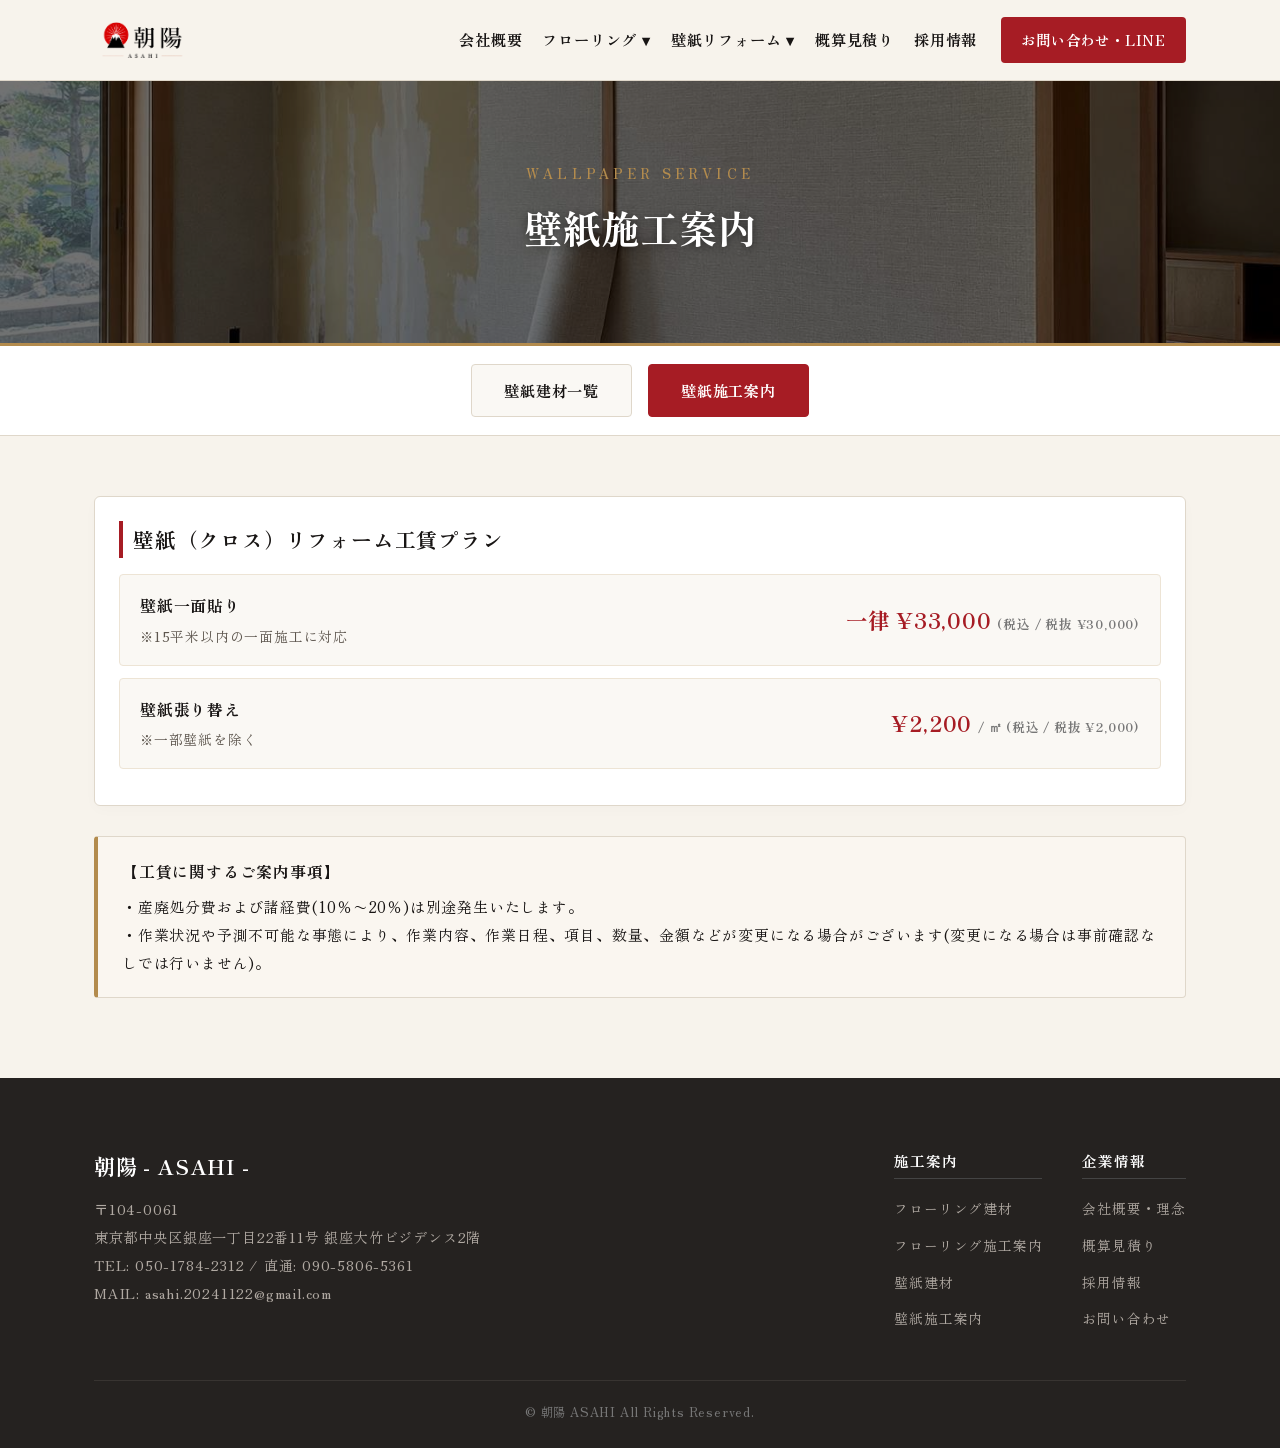
<file: wallpaper/service.html>
<!DOCTYPE html>
<html lang="ja">
<head>
  <meta charset="UTF-8">
  <meta name="viewport" content="width=device-width, initial-scale=1.0">
  <title>壁紙工賃・施工案内 | 朝陽 - ASAHI</title>
  <link rel="stylesheet" href="../css/style.css">
  <link href="https://fonts.googleapis.com/css2?family=Shippori+Mincho:wght@400;600;700;800&family=Zen+Old+Mincho:wght@400;700&display=swap" rel="stylesheet">
</head>
<body>

  <!-- ヘッダー -->
  <header>
    <div class="container header-inner">
      <a href="../index.html">
        <img src="../image/home/logo.png" alt="朝陽 ASAHI" class="brand-logo-img" onerror="this.src='data:image/svg+xml;utf8,<svg xmlns=\'http://www.w3.org/2000/svg\' width=\'120\' height=\'48\'><text x=\'10\' y=\'32\' font-size=\'24\' font-family=\'serif\' fill=\'%23181514\'>朝陽</text></svg>'">
      </a>
      <button class="menu-toggle" id="menuToggle" aria-label="メニュー開閉">☰</button>
      <nav class="global-nav" id="globalNav">
        <ul class="nav-list">
          <li class="nav-item"><a href="../about.html" class="nav-link">会社概要</a></li>
          <li class="nav-item">
            <a href="../flooring/materials.html" class="nav-link">フローリング ▾</a>
            <ul class="dropdown-menu">
              <li><a href="../flooring/materials.html">フローリング建材</a></li>
              <li><a href="../flooring/service.html">フローリング施工案内</a></li>
            </ul>
          </li>
          <li class="nav-item">
            <a href="materials.html" class="nav-link">壁紙リフォーム ▾</a>
            <ul class="dropdown-menu">
              <li><a href="materials.html">壁紙建材</a></li>
              <li><a href="service.html">壁紙施工案内</a></li>
            </ul>
          </li>
          <li class="nav-item"><a href="../estimate.html" class="nav-link">概算見積り</a></li>
          <li class="nav-item"><a href="../recruit.html" class="nav-link">採用情報</a></li>
        </ul>
        <a href="../contact.html" class="header-cta-btn">お問い合わせ・LINE</a>
      </nav>
    </div>
  </header>

  <!-- ページ見出しバナー -->
  <div class="page-header-banner" style="background-image: url('../image/home/wallpaper.jpg');">
    <div class="container">
      <p class="page-header-sub">WALLPAPER SERVICE</p>
      <h1 class="page-header-title">壁紙施工案内</h1>
    </div>
  </div>

  <!-- タブ切り替えボタン -->
  <div class="category-tab-container">
    <div class="container">
      <div class="category-tabs">
        <a href="materials.html" class="tab-btn">壁紙建材一覧</a>
        <a href="service.html" class="tab-btn active">壁紙施工案内</a>
      </div>
    </div>
  </div>

  <main class="container" style="padding-top: 20px;">
    <div class="labor-block">
      <h3 style="font-size: 1.3rem; margin-bottom: 16px; border-left: 4px solid var(--primary-red); padding-left: 10px; color: var(--deep-sumi);">
        壁紙（クロス）リフォーム工賃プラン
      </h3>

      <div class="labor-sub-item">
        <div>
          <strong style="color: var(--deep-sumi);">壁紙一面貼り</strong>
          <p style="font-size: 0.85rem; color: var(--text-sub); margin-top: 4px;">※15平米以内の一面施工に対応</p>
        </div>
        <div class="labor-sub-price">
          一律 ¥33,000 <small style="font-size:0.8rem; color:#777;">(税込 / 税抜 ¥30,000)</small>
        </div>
      </div>

      <div class="labor-sub-item">
        <div>
          <strong style="color: var(--deep-sumi);">壁紙張り替え</strong>
          <p style="font-size: 0.85rem; color: var(--text-sub); margin-top: 4px;">※一部壁紙を除く</p>
        </div>
        <div class="labor-sub-price">
          ¥2,200 <small style="font-size:0.8rem; color:#777;">/ ㎡ (税込 / 税抜 ¥2,000)</small>
        </div>
      </div>
    </div>

    <!-- 注意事項枠（文面修正版） -->
    <div style="background: #faf6f0; border: 1px solid var(--border-wood); border-left: 4px solid var(--gold); padding: 20px 24px; border-radius: 4px; font-size: 0.92rem; line-height: 1.9; margin-top: 30px;">
      <strong style="color: var(--deep-sumi); display: block; margin-bottom: 6px; font-size: 0.98rem;">【工賃に関するご案内事項】</strong>
      ・産廃処分費および諸経費(10％〜20％)は別途発生いたします。<br>
      ・作業状況や予測不可能な事態により、作業内容、作業日程、項目、数量、金額などが変更になる場合がございます(変更になる場合は事前確認なしでは行いません)。
    </div>
  </main>

  <!-- フッター（完全版） -->
  <footer>
    <div class="container">
      <div class="footer-inner">
        <div class="footer-brand">
          <h4>朝陽 - ASAHI -</h4>
          <address class="footer-address">
            〒104-0061<br>
            東京都中央区銀座一丁目22番11号 銀座大竹ビジデンス2階<br>

            TEL: 050-1784-2312 / 直通: 090-5806-5361<br>
            MAIL: asahi.20241122@gmail.com
          </address>
        </div>
        <div class="footer-nav">
          <div class="footer-nav-col">
            <h5>施工案内</h5>
            <ul>
              <li><a href="../flooring/materials.html">フローリング建材</a></li>
              <li><a href="../flooring/service.html">フローリング施工案内</a></li>
              <li><a href="materials.html">壁紙建材</a></li>
              <li><a href="service.html">壁紙施工案内</a></li>
            </ul>
          </div>
          <div class="footer-nav-col">
            <h5>企業情報</h5>
            <ul>
              <li><a href="../about.html">会社概要・理念</a></li>
              <li><a href="../estimate.html">概算見積り</a></li>
              <li><a href="../recruit.html">採用情報</a></li>
              <li><a href="../contact.html">お問い合わせ</a></li>
            </ul>
          </div>
        </div>
      </div>
      <p class="copyright">&copy; 朝陽 ASAHI All Rights Reserved.</p>
    </div>
  </footer>

  <script src="../js/main.js"></script>
</body>
</html>
</file>
<file: css/style.css>
:root {
  --primary-red: #a61c24;
  --deep-sumi: #181514;
  --charcoal: #2c2724;
  --washi-bg: #f7f3ec;
  --border-wood: #dfd7ca;
  --gold: #b38b4d;
  --text-sub: #5e574f;
}

* {
  box-sizing: border-box;
  margin: 0;
  padding: 0;
}

body {
  font-family: 'Zen Old Mincho', 'Shippori Mincho', serif;
  background-color: var(--washi-bg);
  color: var(--deep-sumi);
  line-height: 1.8;
  letter-spacing: 0.05em;
  word-break: break-word;
}

a {
  text-decoration: none;
  color: inherit;
  transition: all 0.3s ease;
}

img {
  max-width: 100%;
  height: auto;
  display: block;
}

.container {
  max-width: 1140px;
  margin: 0 auto;
  padding: 0 24px;
}

/* ヘッダー */
header {
  position: sticky;
  top: 0;
  background: rgba(247, 243, 236, 0.95);
  backdrop-filter: blur(8px);
  border-bottom: 1px solid var(--border-wood);
  z-index: 1000;
}

.header-inner {
  display: flex;
  justify-content: space-between;
  align-items: center;
  height: 80px;
}

.brand-logo-img {
  height: 48px;
  width: auto;
  object-fit: contain;
}

.global-nav {
  display: flex;
  align-items: center;
  gap: 24px;
}

.nav-list {
  display: flex;
  list-style: none;
  gap: 20px;
  align-items: center;
}

.nav-item {
  position: relative;
}

.nav-link {
  font-size: 0.95rem;
  font-weight: 700;
  padding: 10px 0;
  display: inline-block;
  color: var(--deep-sumi);
}

.nav-link:hover {
  color: var(--primary-red);
}

.dropdown-menu {
  display: none;
  position: absolute;
  top: 100%;
  left: 0;
  background: #fff;
  border: 1px solid var(--border-wood);
  box-shadow: 0 8px 24px rgba(0, 0, 0, 0.08);
  min-width: 180px;
  list-style: none;
  border-radius: 4px;
  padding: 8px 0;
}

.nav-item:hover .dropdown-menu {
  display: block;
}

.dropdown-menu a {
  display: block;
  padding: 10px 18px;
  font-size: 0.88rem;
  color: var(--charcoal);
}

.dropdown-menu a:hover {
  background: #faf6f0;
  color: var(--primary-red);
}

.header-cta-btn {
  background: var(--primary-red);
  color: #fff;
  padding: 10px 20px;
  border-radius: 4px;
  font-weight: 700;
  font-size: 0.9rem;
}

.menu-toggle {
  display: none;
  background: none;
  border: none;
  font-size: 28px;
  cursor: pointer;
  color: var(--deep-sumi);
}

/* 下層ページ共通ヘッダービジュアル（背景画像＋オーバーレイ対応） */
.page-header-banner {
  position: relative;
  background-color: #181514;
  background-position: center;
  background-size: cover;
  background-repeat: no-repeat;
  color: #fff;
  padding: 80px 0;
  text-align: center;
  border-bottom: 3px solid var(--gold);
  overflow: hidden;
}

.page-header-banner::before {
  content: "";
  position: absolute;
  top: 0;
  left: 0;
  width: 100%;
  height: 100%;
  background: rgba(0, 0, 0, 0.55);
  z-index: 1;
}

.page-header-banner .container {
  position: relative;
  z-index: 2;
}

.page-header-sub {
  font-size: 0.85rem;
  letter-spacing: 0.3em;
  color: var(--gold);
  margin-bottom: 8px;
  text-transform: uppercase;
  font-weight: 700;
}

.page-header-title {
  font-size: 2.4rem;
  font-family: 'Shippori Mincho', serif;
  text-shadow: 0 2px 8px rgba(0, 0, 0, 0.5);
}

/* 下層タブ切り替えバー */
.category-tab-container {
  background: #fff;
  border-bottom: 1px solid var(--border-wood);
  padding: 18px 0;
  margin-bottom: 40px;
}

.category-tabs {
  display: flex;
  justify-content: center;
  gap: 16px;
}

.tab-btn {
  padding: 12px 32px;
  font-weight: 700;
  font-size: 0.95rem;
  border-radius: 4px;
  border: 1px solid var(--border-wood);
  background: #faf8f4;
  color: var(--deep-sumi);
}

.tab-btn.active {
  background: var(--primary-red);
  color: #fff;
  border-color: var(--primary-red);
}

/* 建材・工賃カード共通 */
.material-card, .labor-block {
  background: #fff;
  border: 1px solid var(--border-wood);
  border-radius: 6px;
  padding: 24px;
  margin-bottom: 24px;
  box-shadow: 0 4px 14px rgba(0,0,0,0.02);
}

.mat-header {
  display: flex;
  justify-content: space-between;
  align-items: baseline;
  flex-wrap: wrap;
  gap: 10px;
  border-bottom: 1px dashed #e8dfd3;
  padding-bottom: 10px;
  margin-bottom: 12px;
}

.mat-name {
  font-size: 1.2rem;
  font-weight: 700;
  color: var(--deep-sumi);
}

.mat-price-tag {
  font-family: 'Shippori Mincho', serif;
  font-size: 1.4rem;
  font-weight: 700;
  color: var(--primary-red);
}

.mat-thumb-img {
  width: 100%;
  height: 220px;
  object-fit: cover;
  border-radius: 4px;
  border: 1px solid var(--border-wood);
  margin-bottom: 14px;
}

.mat-badge-row {
  display: flex;
  flex-wrap: wrap;
  gap: 8px;
  margin-bottom: 12px;
}

.mat-grade-badge {
  background: #eee4d5;
  color: var(--deep-sumi);
  padding: 4px 10px;
  border-radius: 3px;
  font-size: 0.85rem;
  font-weight: 600;
}

.labor-sub-item {
  display: flex;
  justify-content: space-between;
  align-items: center;
  background: #faf8f4;
  border: 1px solid #ede4d5;
  border-radius: 4px;
  padding: 16px 20px;
  margin-bottom: 12px;
}

.labor-sub-price {
  font-family: 'Shippori Mincho', serif;
  font-size: 1.35rem;
  font-weight: 700;
  color: var(--primary-red);
}

/* フッター */
footer {
  background: #252220;
  color: #eae5de;
  padding: 70px 0 24px;
  margin-top: 80px;
}

.footer-inner {
  display: flex;
  justify-content: space-between;
  flex-wrap: wrap;
  gap: 30px;
  margin-bottom: 40px;
}

.footer-brand h4 {
  font-size: 1.3rem;
  color: #fff;
  margin-bottom: 10px;
  font-family: 'Shippori Mincho', serif;
}

.footer-address {
  font-style: normal;
  font-size: 0.88rem;
  line-height: 2;
  color: #b0a9a2;
}

.footer-nav {
  display: flex;
  gap: 40px;
}

.footer-nav-col h5 {
  color: #fff;
  font-size: 0.92rem;
  margin-bottom: 14px;
  border-bottom: 1px solid #444;
  padding-bottom: 4px;
}

.footer-nav-col ul {
  list-style: none;
}

.footer-nav-col li {
  margin-bottom: 8px;
}

.footer-nav-col a {
  font-size: 0.85rem;
  color: #b0a9a2;
}

.footer-nav-col a:hover {
  color: #fff;
}

.copyright {
  text-align: center;
  font-size: 0.78rem;
  color: #777;
  border-top: 1px solid #383431;
  padding-top: 20px;
}

/* 見積り・採用カードの枠全体 */
.feature-banner-box {
  padding: 0 !important;
  background: #fff;
  border: 1px solid var(--border-wood);
  border-radius: 6px;
  overflow: hidden;
  display: flex;
  flex-direction: column;
}

.banner-img-wrap {
  width: 100%;
  height: 160px !important;
  overflow: hidden;
  background-color: #faf6f0;
}

.banner-photo {
  width: 100% !important;
  height: 100% !important;
  object-fit: cover !important;
  object-position: center !important;
  display: block;
  transition: transform 0.4s ease;
}

.feature-banner-box:hover .banner-photo {
  transform: scale(1.04);
}

.banner-content {
  padding: 24px;
  display: flex;
  flex-direction: column;
  flex: 1;
}

/* ===================================================
   レスポンシブ共通（900px以下：スマホ・タブレット）
   =================================================== */
@media (max-width: 900px) {
  .menu-toggle { display: block; }
  
  .global-nav {
    display: none;
    position: absolute;
    top: 80px;
    left: 0;
    width: 100%;
    background: #fff;
    border-bottom: 1px solid var(--border-wood);
    flex-direction: column;
    padding: 20px;
  }
  .global-nav.active { display: flex; }
  
  .nav-list { flex-direction: column; width: 100%; gap: 0; }
  .nav-item { width: 100%; border-bottom: 1px solid #eee; }
  
  .nav-link {
    display: flex !important;
    justify-content: space-between !important;
    align-items: center !important;
    width: 100%;
    cursor: pointer;
  }

  /* ドロップダウンのアコーディオン制御 */
  .dropdown-menu {
    display: none !important;
    position: static !important;
    box-shadow: none !important;
    border: none !important;
    background: #faf8f4 !important;
    padding-left: 18px !important;
    margin-top: 4px;
  }

  .nav-item.is-open .dropdown-menu {
    display: block !important;
  }

  .category-tabs { flex-direction: column; gap: 8px; }
  .tab-btn { text-align: center; }
  .labor-sub-item { flex-direction: column; align-items: flex-start; gap: 8px; }
}

/* ===================================================
   施工案内カード ボタン表示（PC/スマホ完全両対応）
   =================================================== */

/* グリッド外枠（左右2分割） */
.service-btn-grid {
  display: grid !important;
  grid-template-columns: 1fr 1fr !important;
  gap: 12px !important;
  width: 100% !important;
  margin-top: 24px;
}

/* ボタン共通の基本スタイル（PC版：すっきり横並び枠） */
.service-split-btn {
  display: flex !important;
  align-items: center !important;
  justify-content: center !important;
  gap: 6px;
  background: #faf8f4 !important;
  border: 1px solid var(--border-wood) !important;
  border-radius: 4px !important;
  padding: 12px 14px !important;
  text-decoration: none !important;
  color: var(--deep-sumi) !important;
  font-size: 0.88rem !important;
  font-weight: 600 !important;
  box-sizing: border-box !important;
  transition: all 0.2s ease !important;
}

.service-split-btn:hover {
  background: #f0ebe0 !important;
}

.service-split-btn .btn-text {
  display: inline-block;
  line-height: 1.3;
}

.service-split-btn .btn-arrow {
  display: inline-block;
  line-height: 1;
  font-size: 0.95rem;
}

/* ---------------------------------------------------
   ★ スマホ版（画面幅 600px 以下）のみに適用するレイアウト
   --------------------------------------------------- */
@media (max-width: 600px) {
  .service-btn-grid {
    gap: 8px !important;
  }

  .service-split-btn {
    flex-direction: column !important;         /* 上下に並べる */
    justify-content: space-between !important; /* 文字を上、矢印を下へ離す */
    align-items: center !important;             /* 中央揃え */
    padding: 14px 6px 10px !important;
    min-height: 96px !important;               /* 左右の高さを一律揃える */
    text-align: center !important;
  }

  .service-split-btn .btn-text {
    font-size: 0.82rem !important;
    line-height: 1.4 !important;
  }

  .service-split-btn .btn-arrow {
    margin-top: auto !important;               /* ★矢印を一番下の行に固定 */
    padding-top: 4px;
    font-size: 1.05rem !important;
  }
}
</file>
